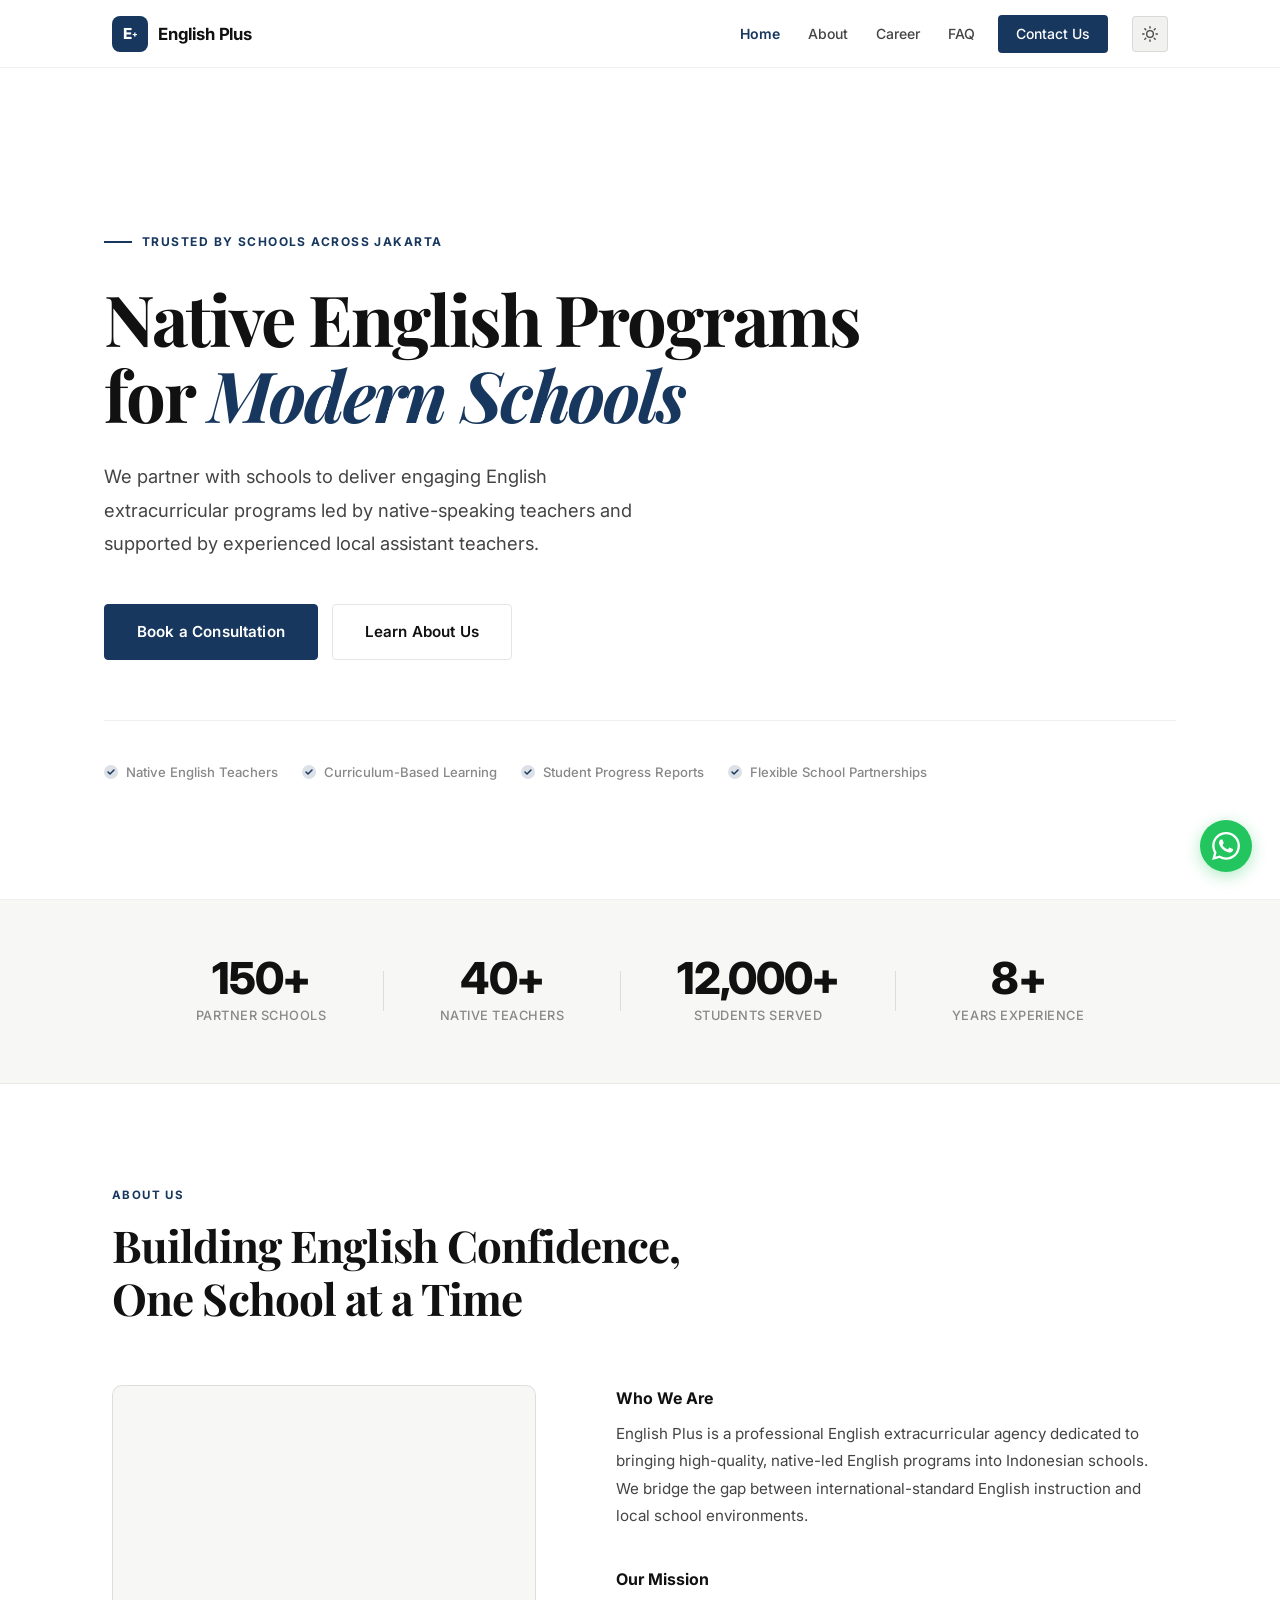
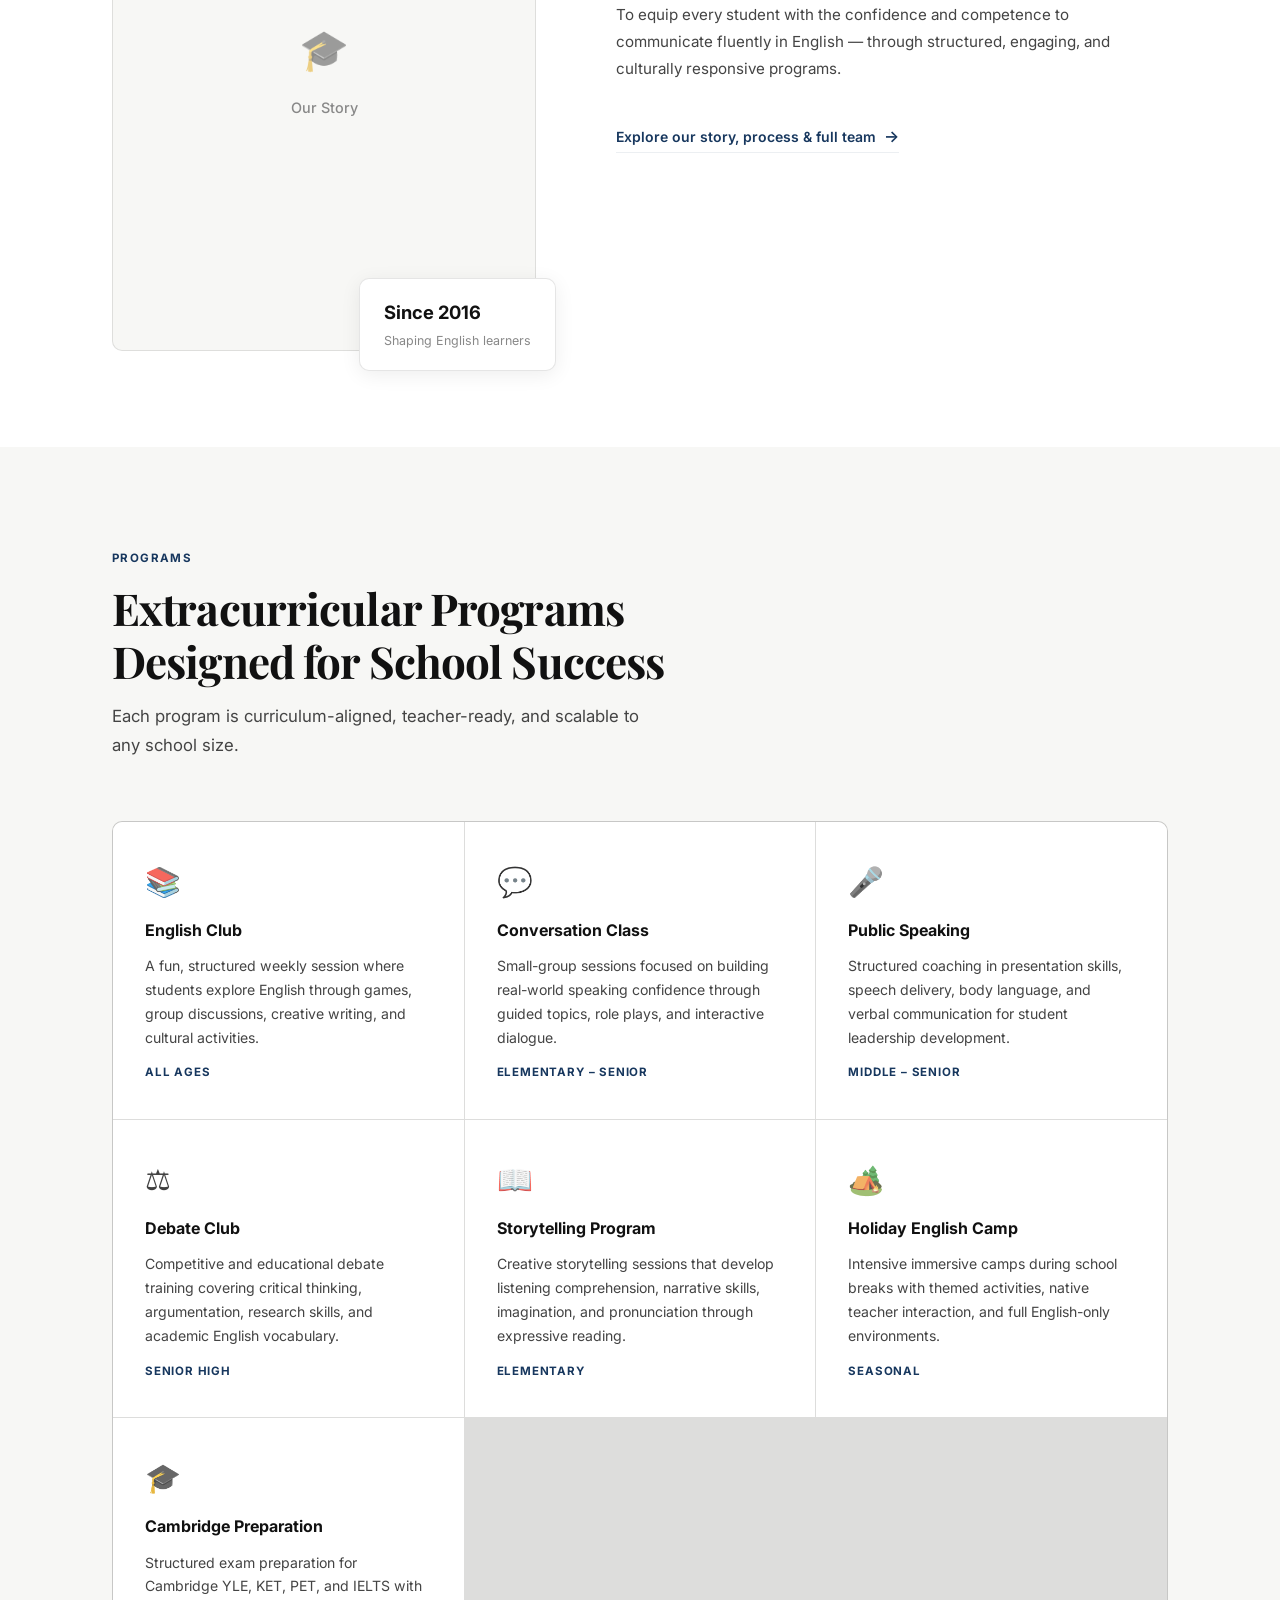
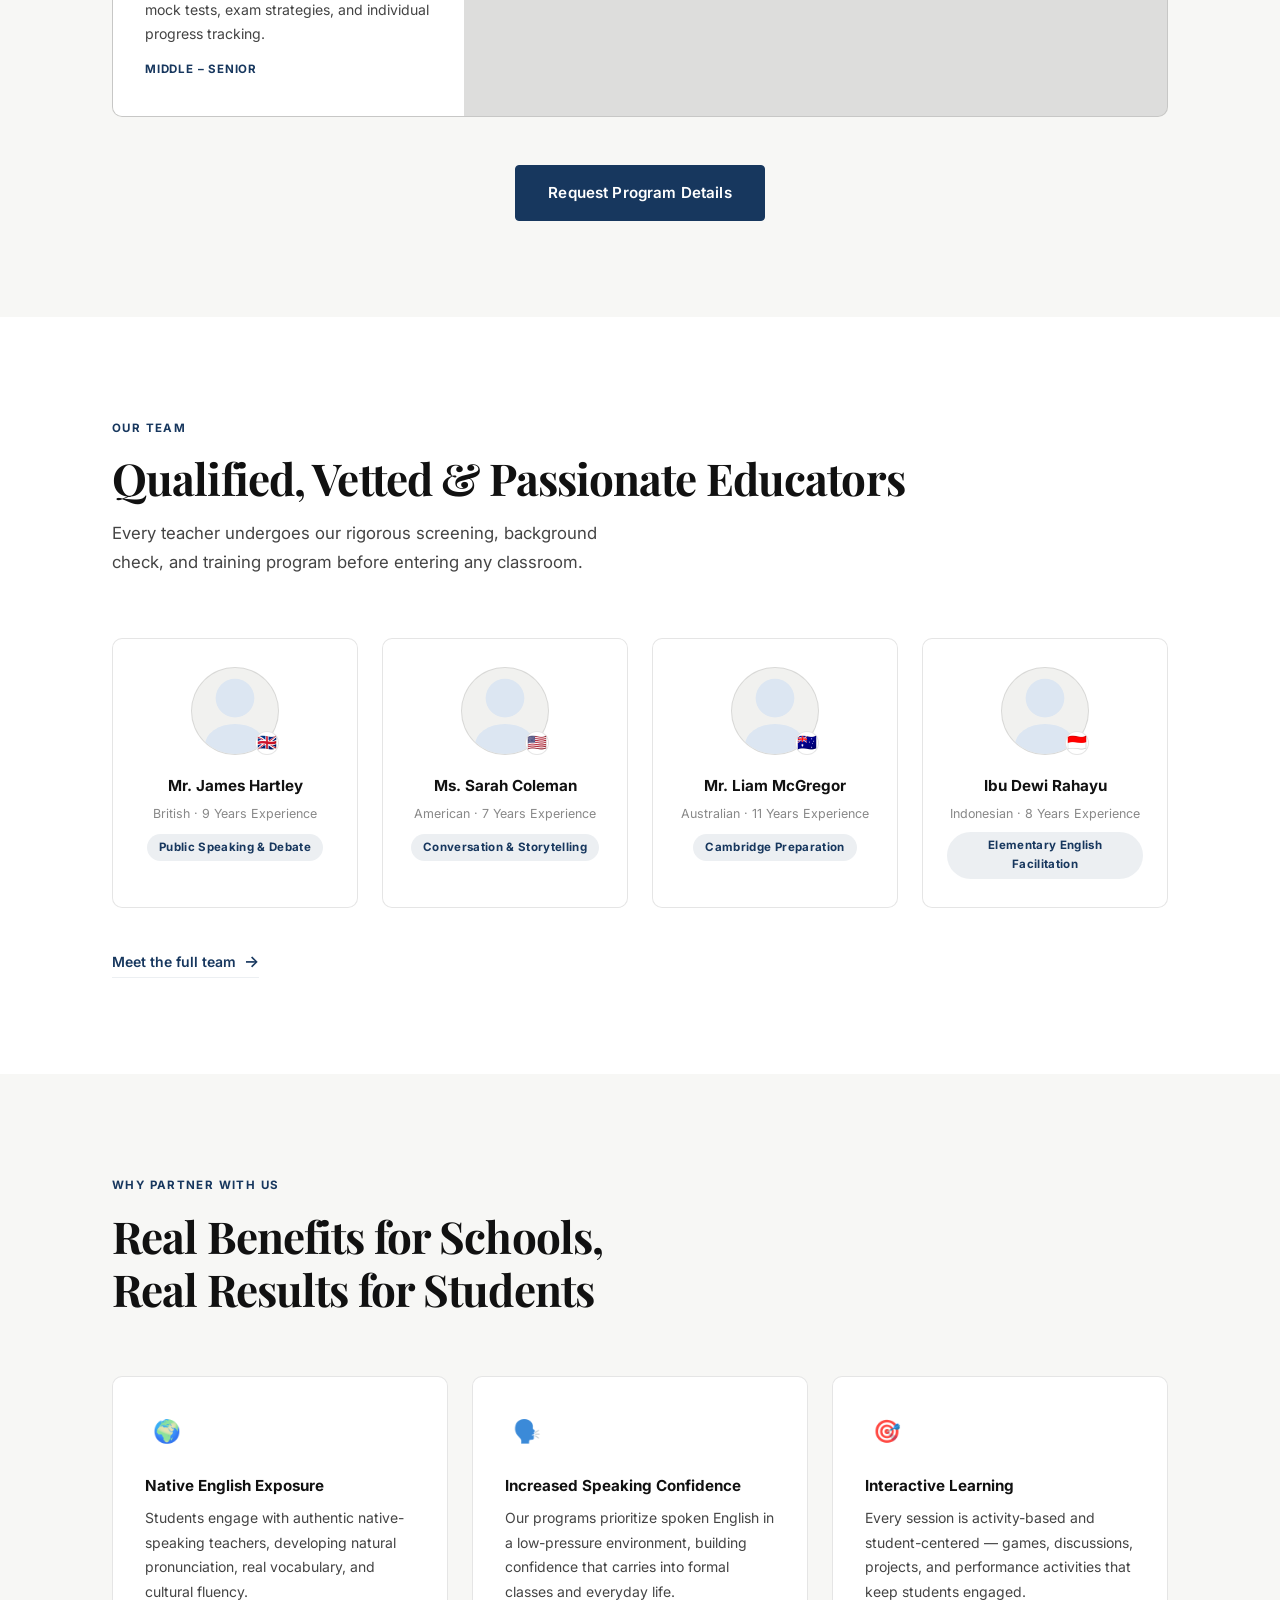
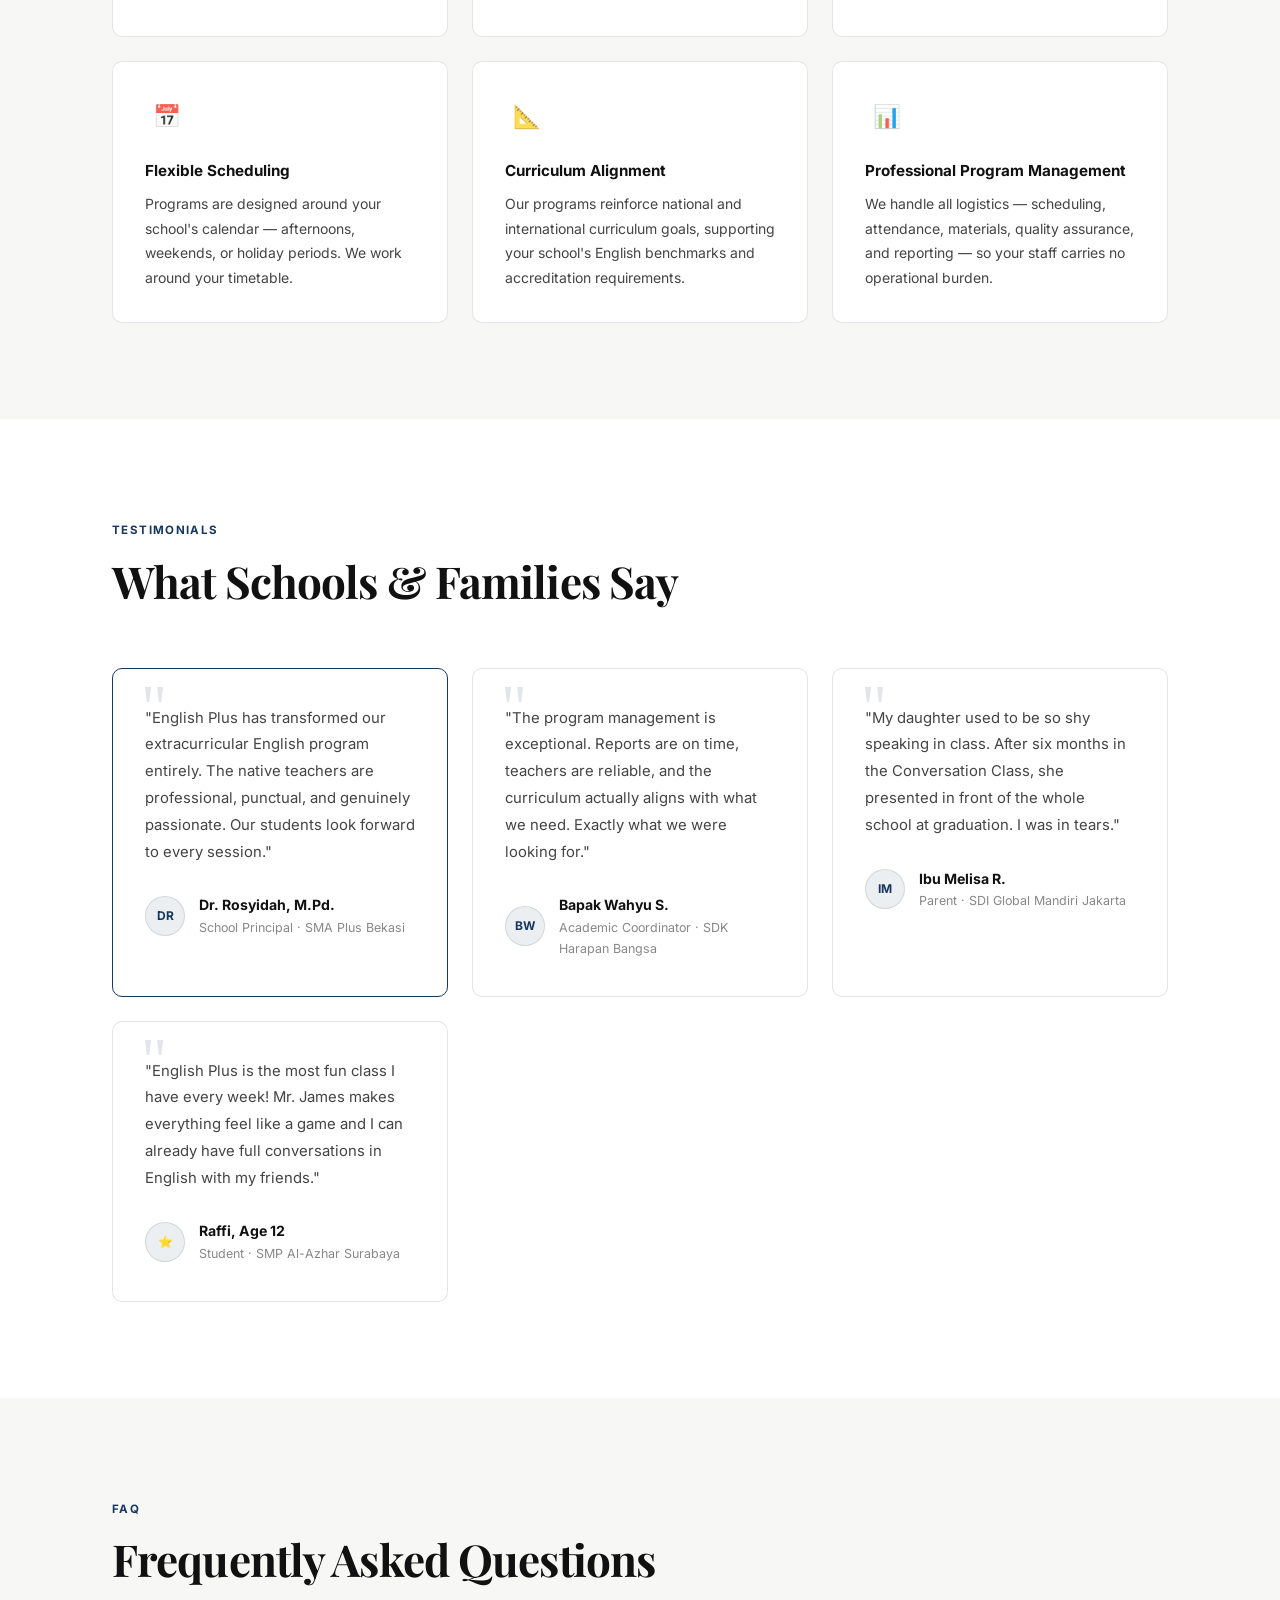
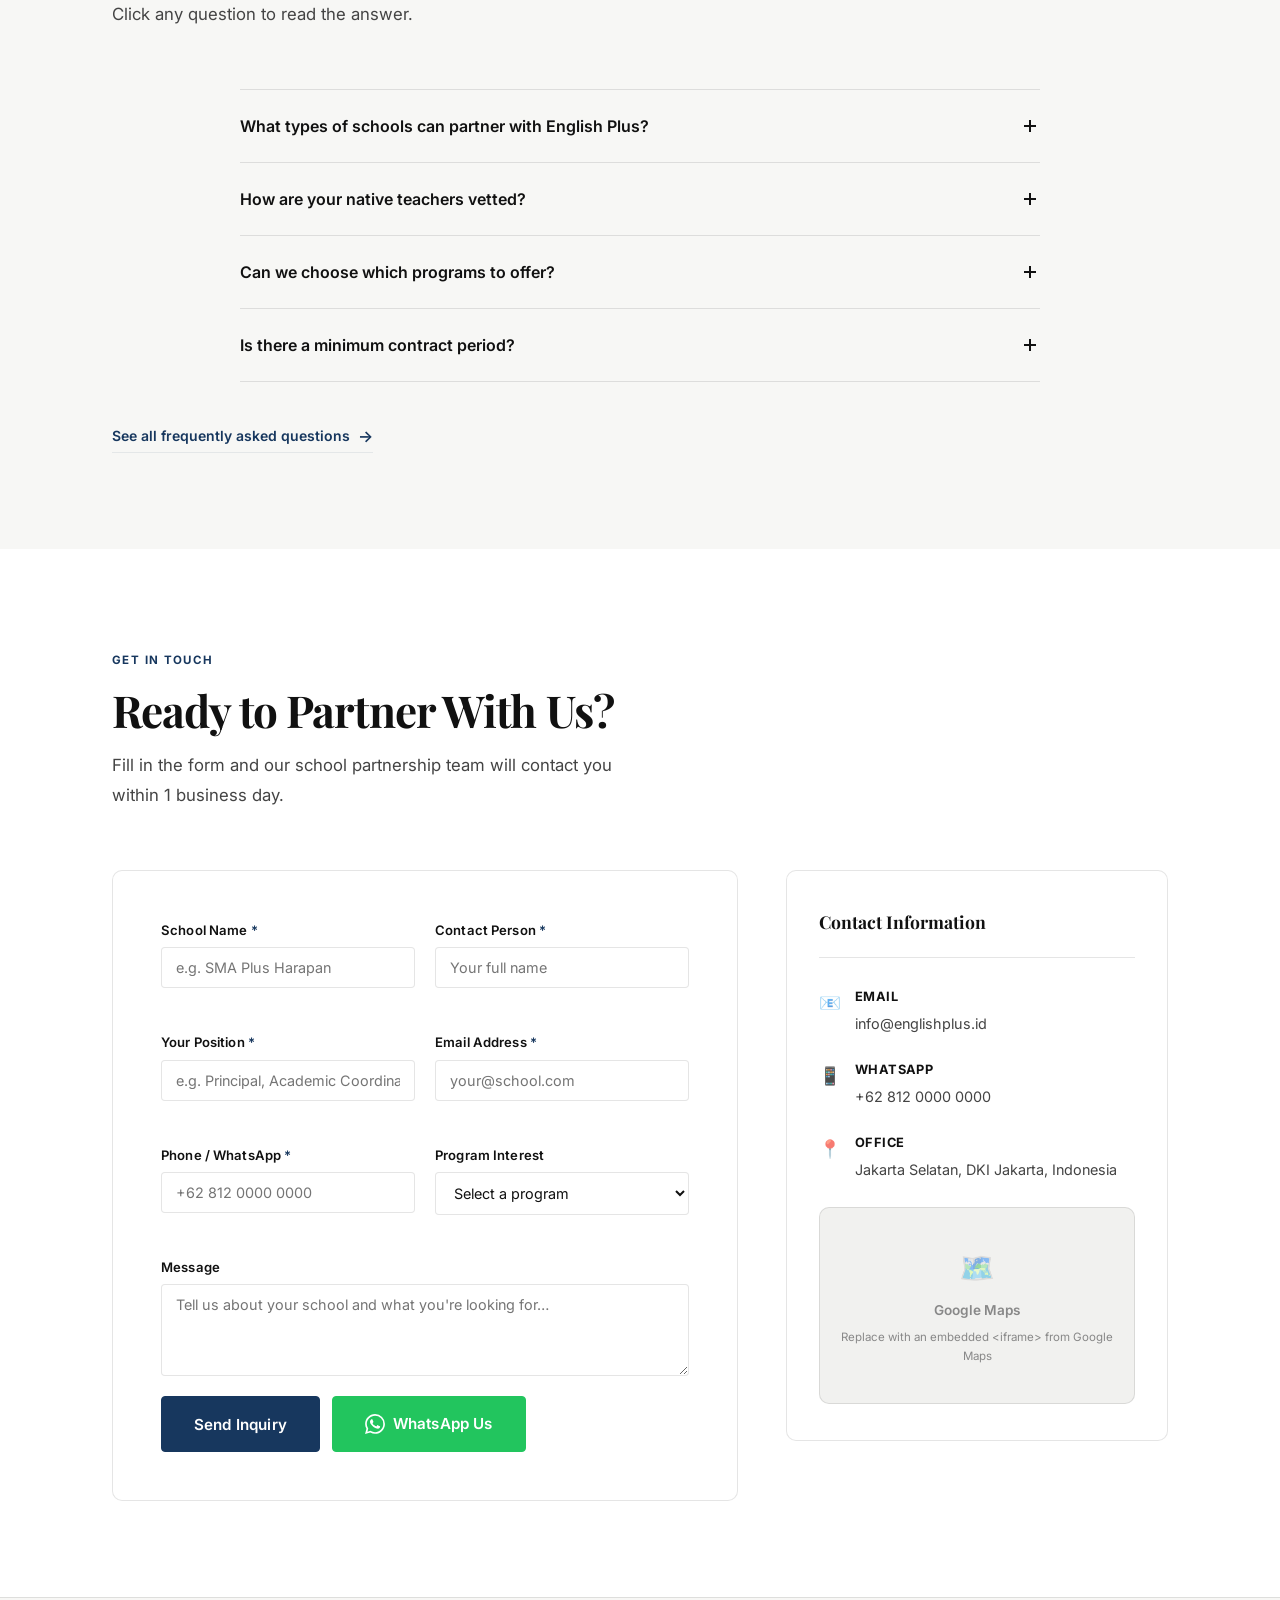
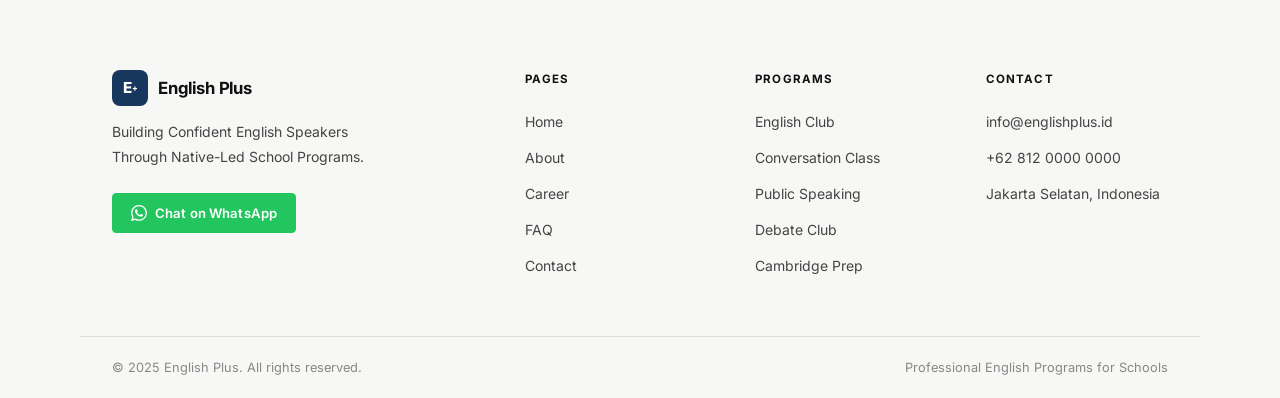
<file: index.html>
<!DOCTYPE html>
<html lang="en">
  <head>
    <meta charset="UTF-8" />
    <meta name="viewport" content="width=device-width, initial-scale=1.0, maximum-scale=1" />
    <title>English Plus — Native English Programs for Modern Schools</title>
    <meta name="description" content="English Plus partners with schools to deliver engaging English extracurricular programs led by native-speaking teachers." />
    <link rel="preconnect" href="https://fonts.googleapis.com">
    <link rel="preconnect" href="https://fonts.gstatic.com" crossorigin>
    <link href="https://fonts.googleapis.com/css2?family=Inter:ital,opsz,wght@0,14..32,300;0,14..32,400;0,14..32,500;0,14..32,600;0,14..32,700;0,14..32,800;1,14..32,400&family=Playfair+Display:wght@600;700&display=swap" rel="stylesheet">
    <link rel="stylesheet" href="style.css">
  </head>
  <body>

      <header class="navbar" id="navbar">
        <div class="container navbar__inner">
          <a href="index.html" class="navbar__logo">
            <span class="logo-icon">E<sup>+</sup></span>
            <span class="logo-text">English Plus</span>
          </a>

          <nav class="navbar__links" id="navLinks" aria-label="Main navigation">
            <a href="index.html" class="active-page">Home</a>
            <a href="about.html">About</a>
            <a href="career.html">Career</a>
            <a href="faq.html">FAQ</a>
            <a href="contact.html" class="nav-cta">Contact Us</a>
          </nav>
        <button class="theme-toggle" id="themeToggle" aria-label="Toggle dark mode">
          <svg id="iconSun" xmlns="http://www.w3.org/2000/svg" width="16" height="16" viewBox="0 0 24 24" fill="none" stroke="currentColor" stroke-width="2" stroke-linecap="round" stroke-linejoin="round" aria-hidden="true"><circle cx="12" cy="12" r="5"/><line x1="12" y1="1" x2="12" y2="3"/><line x1="12" y1="21" x2="12" y2="23"/><line x1="4.22" y1="4.22" x2="5.64" y2="5.64"/><line x1="18.36" y1="18.36" x2="19.78" y2="19.78"/><line x1="1" y1="12" x2="3" y2="12"/><line x1="21" y1="12" x2="23" y2="12"/><line x1="4.22" y1="19.78" x2="5.64" y2="18.36"/><line x1="18.36" y1="5.64" x2="19.78" y2="4.22"/></svg>
          <svg id="iconMoon" xmlns="http://www.w3.org/2000/svg" width="16" height="16" viewBox="0 0 24 24" fill="none" stroke="currentColor" stroke-width="2" stroke-linecap="round" stroke-linejoin="round" aria-hidden="true" style="display:none"><path d="M21 12.79A9 9 0 1 1 11.21 3 7 7 0 0 0 21 12.79z"/></svg>
        </button>
        <button class="navbar__hamburger" id="hamburger" aria-label="Toggle menu" aria-expanded="false">
          <span></span><span></span><span></span>
        </button>
      </div>
    </header>

    <main>

      <!-- HERO -->
      <section class="hero" id="home">
        <div class="container hero__content">
          <div class="hero__eyebrow reveal">Trusted by Schools Across Jakarta</div>
          <h1 class="hero__headline reveal">Native English Programs<br>for <em>Modern Schools</em></h1>
          <p class="hero__sub reveal">We partner with schools to deliver engaging English extracurricular programs led by native-speaking teachers and supported by experienced local assistant teachers.</p>
          <div class="hero__ctas reveal">
            <a href="contact.html" class="btn btn-primary btn-lg">Book a Consultation</a>
            <a href="about.html" class="btn btn-outline btn-lg">Learn About Us</a>
          </div>
          <div class="hero__trust reveal">
            <div class="trust-item">
              <svg width="14" height="14" viewBox="0 0 14 14" fill="none" aria-hidden="true"><circle cx="7" cy="7" r="7" fill="currentColor" opacity=".15"/><path d="M4 7l2 2 4-4" stroke="currentColor" stroke-width="1.5" stroke-linecap="round" stroke-linejoin="round"/></svg>
              <span>Native English Teachers</span>
            </div>
            <div class="trust-item">
              <svg width="14" height="14" viewBox="0 0 14 14" fill="none" aria-hidden="true"><circle cx="7" cy="7" r="7" fill="currentColor" opacity=".15"/><path d="M4 7l2 2 4-4" stroke="currentColor" stroke-width="1.5" stroke-linecap="round" stroke-linejoin="round"/></svg>
              <span>Curriculum-Based Learning</span>
            </div>
            <div class="trust-item">
              <svg width="14" height="14" viewBox="0 0 14 14" fill="none" aria-hidden="true"><circle cx="7" cy="7" r="7" fill="currentColor" opacity=".15"/><path d="M4 7l2 2 4-4" stroke="currentColor" stroke-width="1.5" stroke-linecap="round" stroke-linejoin="round"/></svg>
              <span>Student Progress Reports</span>
            </div>
            <div class="trust-item">
              <svg width="14" height="14" viewBox="0 0 14 14" fill="none" aria-hidden="true"><circle cx="7" cy="7" r="7" fill="currentColor" opacity=".15"/><path d="M4 7l2 2 4-4" stroke="currentColor" stroke-width="1.5" stroke-linecap="round" stroke-linejoin="round"/></svg>
              <span>Flexible School Partnerships</span>
            </div>
          </div>
        </div>
      </section>

      <!-- STATS -->
      <section class="stats-strip" aria-label="Key statistics">
        <div class="container stats-strip__inner">
          <div class="stat-item reveal"><strong>150+</strong><span>Partner Schools</span></div>
          <div class="stat-divider" aria-hidden="true"></div>
          <div class="stat-item reveal"><strong>40+</strong><span>Native Teachers</span></div>
          <div class="stat-divider" aria-hidden="true"></div>
          <div class="stat-item reveal"><strong>12,000+</strong><span>Students Served</span></div>
          <div class="stat-divider" aria-hidden="true"></div>
          <div class="stat-item reveal"><strong>8+</strong><span>Years Experience</span></div>
        </div>
      </section>

      <!-- ABOUT US — Preview -->
      <section class="section about" id="about">
        <div class="container">
          <div class="section-header reveal">
            <div class="section-tag">About Us</div>
            <h2>Building English Confidence,<br>One School at a Time</h2>
          </div>
          <div class="about__grid">
            <div class="about__visual reveal">
              <div class="about-img-card">
                <div class="about-img-placeholder">
                  <div class="img-icon">🎓</div>
                  <span>Our Story</span>
                </div>
                <div class="about-accent-card">
                  <strong>Since 2016</strong>
                  <span>Shaping English learners</span>
                </div>
              </div>
            </div>
            <div class="about__text">
              <div class="about-block reveal">
                <h3>Who We Are</h3>
                <p>English Plus is a professional English extracurricular agency dedicated to bringing high-quality, native-led English programs into Indonesian schools. We bridge the gap between international-standard English instruction and local school environments.</p>
              </div>
              <div class="about-block reveal">
                <h3>Our Mission</h3>
                <p>To equip every student with the confidence and competence to communicate fluently in English — through structured, engaging, and culturally responsive programs.</p>
              </div>
              <div class="section-more reveal">
                <a href="about.html" class="section-link">Explore our story, process &amp; full team <span aria-hidden="true">→</span></a>
              </div>
            </div>
          </div>
        </div>
      </section>

      <!-- PROGRAMS -->
      <section class="section programs bg-subtle" id="programs">
        <div class="container">
          <div class="section-header reveal">
            <div class="section-tag">Programs</div>
            <h2>Extracurricular Programs<br>Designed for School Success</h2>
            <p>Each program is curriculum-aligned, teacher-ready, and scalable to any school size.</p>
          </div>
          <div class="programs__grid">
            <div class="program-card reveal">
              <div class="program-card__icon" aria-hidden="true">📚</div>
              <h3>English Club</h3>
              <p>A fun, structured weekly session where students explore English through games, group discussions, creative writing, and cultural activities.</p>
              <div class="program-card__tag">All Ages</div>
            </div>
            <div class="program-card reveal">
              <div class="program-card__icon" aria-hidden="true">💬</div>
              <h3>Conversation Class</h3>
              <p>Small-group sessions focused on building real-world speaking confidence through guided topics, role plays, and interactive dialogue.</p>
              <div class="program-card__tag">Elementary – Senior</div>
            </div>
            <div class="program-card reveal">
              <div class="program-card__icon" aria-hidden="true">🎤</div>
              <h3>Public Speaking</h3>
              <p>Structured coaching in presentation skills, speech delivery, body language, and verbal communication for student leadership development.</p>
              <div class="program-card__tag">Middle – Senior</div>
            </div>
            <div class="program-card reveal">
              <div class="program-card__icon" aria-hidden="true">⚖️</div>
              <h3>Debate Club</h3>
              <p>Competitive and educational debate training covering critical thinking, argumentation, research skills, and academic English vocabulary.</p>
              <div class="program-card__tag">Senior High</div>
            </div>
            <div class="program-card reveal">
              <div class="program-card__icon" aria-hidden="true">📖</div>
              <h3>Storytelling Program</h3>
              <p>Creative storytelling sessions that develop listening comprehension, narrative skills, imagination, and pronunciation through expressive reading.</p>
              <div class="program-card__tag">Elementary</div>
            </div>
            <div class="program-card reveal">
              <div class="program-card__icon" aria-hidden="true">🏕️</div>
              <h3>Holiday English Camp</h3>
              <p>Intensive immersive camps during school breaks with themed activities, native teacher interaction, and full English-only environments.</p>
              <div class="program-card__tag">Seasonal</div>
            </div>
            <div class="program-card reveal">
              <div class="program-card__icon" aria-hidden="true">🎓</div>
              <h3>Cambridge Preparation</h3>
              <p>Structured exam preparation for Cambridge YLE, KET, PET, and IELTS with mock tests, exam strategies, and individual progress tracking.</p>
              <div class="program-card__tag">Middle – Senior</div>
            </div>
          </div>
          <div class="programs__cta reveal">
            <a href="contact.html" class="btn btn-primary btn-lg">Request Program Details</a>
          </div>
        </div>
      </section>

      <!-- OUR TEAM — Preview -->
      <section class="section teachers" id="teachers">
        <div class="container">
          <div class="section-header reveal">
            <div class="section-tag">Our Team</div>
            <h2>Qualified, Vetted &amp; Passionate Educators</h2>
            <p>Every teacher undergoes our rigorous screening, background check, and training program before entering any classroom.</p>
          </div>
          <div class="teachers__grid">
            <div class="teacher-card reveal">
              <div class="teacher-photo">
                <div class="teacher-photo-placeholder">
                  <svg viewBox="0 0 80 80" fill="none" xmlns="http://www.w3.org/2000/svg" aria-hidden="true"><circle cx="40" cy="28" r="18" fill="#dce6f2"/><ellipse cx="40" cy="72" rx="28" ry="20" fill="#dce6f2"/></svg>
                </div>
                <div class="teacher-flag" aria-label="British">🇬🇧</div>
              </div>
              <div class="teacher-info">
                <h4>Mr. James Hartley</h4>
                <span class="teacher-nationality">British &middot; 9 Years Experience</span>
                <span class="teacher-spec">Public Speaking &amp; Debate</span>
              </div>
            </div>
            <div class="teacher-card reveal">
              <div class="teacher-photo">
                <div class="teacher-photo-placeholder">
                  <svg viewBox="0 0 80 80" fill="none" xmlns="http://www.w3.org/2000/svg" aria-hidden="true"><circle cx="40" cy="28" r="18" fill="#dce6f2"/><ellipse cx="40" cy="72" rx="28" ry="20" fill="#dce6f2"/></svg>
                </div>
                <div class="teacher-flag" aria-label="American">🇺🇸</div>
              </div>
              <div class="teacher-info">
                <h4>Ms. Sarah Coleman</h4>
                <span class="teacher-nationality">American &middot; 7 Years Experience</span>
                <span class="teacher-spec">Conversation &amp; Storytelling</span>
              </div>
            </div>
            <div class="teacher-card reveal">
              <div class="teacher-photo">
                <div class="teacher-photo-placeholder">
                  <svg viewBox="0 0 80 80" fill="none" xmlns="http://www.w3.org/2000/svg" aria-hidden="true"><circle cx="40" cy="28" r="18" fill="#dce6f2"/><ellipse cx="40" cy="72" rx="28" ry="20" fill="#dce6f2"/></svg>
                </div>
                <div class="teacher-flag" aria-label="Australian">🇦🇺</div>
              </div>
              <div class="teacher-info">
                <h4>Mr. Liam McGregor</h4>
                <span class="teacher-nationality">Australian &middot; 11 Years Experience</span>
                <span class="teacher-spec">Cambridge Preparation</span>
              </div>
            </div>
            <div class="teacher-card reveal">
              <div class="teacher-photo">
                <div class="teacher-photo-placeholder local">
                  <svg viewBox="0 0 80 80" fill="none" xmlns="http://www.w3.org/2000/svg" aria-hidden="true"><circle cx="40" cy="28" r="18" fill="#dce6f2"/><ellipse cx="40" cy="72" rx="28" ry="20" fill="#dce6f2"/></svg>
                </div>
                <div class="teacher-flag" aria-label="Indonesian">🇮🇩</div>
              </div>
              <div class="teacher-info">
                <h4>Ibu Dewi Rahayu</h4>
                <span class="teacher-nationality">Indonesian &middot; 8 Years Experience</span>
                <span class="teacher-spec">Elementary English Facilitation</span>
              </div>
            </div>
          </div>
          <div class="section-more reveal">
            <a href="about.html#teachers" class="section-link">Meet the full team <span aria-hidden="true">→</span></a>
          </div>
        </div>
      </section>

      <!-- WHY PARTNER WITH US -->
      <section class="section benefits bg-subtle" id="benefits">
        <div class="container">
          <div class="section-header reveal">
            <div class="section-tag">Why Partner With Us</div>
            <h2>Real Benefits for Schools,<br>Real Results for Students</h2>
          </div>
          <div class="benefits__grid">
            <div class="benefit-card reveal">
              <div class="benefit-card__icon" aria-hidden="true">🌍</div>
              <h3>Native English Exposure</h3>
              <p>Students engage with authentic native-speaking teachers, developing natural pronunciation, real vocabulary, and cultural fluency.</p>
            </div>
            <div class="benefit-card reveal">
              <div class="benefit-card__icon" aria-hidden="true">🗣️</div>
              <h3>Increased Speaking Confidence</h3>
              <p>Our programs prioritize spoken English in a low-pressure environment, building confidence that carries into formal classes and everyday life.</p>
            </div>
            <div class="benefit-card reveal">
              <div class="benefit-card__icon" aria-hidden="true">🎯</div>
              <h3>Interactive Learning</h3>
              <p>Every session is activity-based and student-centered — games, discussions, projects, and performance activities that keep students engaged.</p>
            </div>
            <div class="benefit-card reveal">
              <div class="benefit-card__icon" aria-hidden="true">📅</div>
              <h3>Flexible Scheduling</h3>
              <p>Programs are designed around your school's calendar — afternoons, weekends, or holiday periods. We work around your timetable.</p>
            </div>
            <div class="benefit-card reveal">
              <div class="benefit-card__icon" aria-hidden="true">📐</div>
              <h3>Curriculum Alignment</h3>
              <p>Our programs reinforce national and international curriculum goals, supporting your school's English benchmarks and accreditation requirements.</p>
            </div>
            <div class="benefit-card reveal">
              <div class="benefit-card__icon" aria-hidden="true">📊</div>
              <h3>Professional Program Management</h3>
              <p>We handle all logistics — scheduling, attendance, materials, quality assurance, and reporting — so your staff carries no operational burden.</p>
            </div>
          </div>
        </div>
      </section>

      <!-- TESTIMONIALS -->
      <section class="section testimonials" id="testimonials">
        <div class="container">
          <div class="section-header reveal">
            <div class="section-tag">Testimonials</div>
            <h2>What Schools &amp; Families Say</h2>
          </div>
          <div class="testimonials__grid">
            <div class="testimonial-card reveal featured">
              <div class="quote-mark" aria-hidden="true">"</div>
              <p>"English Plus has transformed our extracurricular English program entirely. The native teachers are professional, punctual, and genuinely passionate. Our students look forward to every session."</p>
              <div class="testimonial-author">
                <div class="author-avatar" aria-hidden="true">DR</div>
                <div>
                  <strong>Dr. Rosyidah, M.Pd.</strong>
                  <span>School Principal &middot; SMA Plus Bekasi</span>
                </div>
              </div>
            </div>
            <div class="testimonial-card reveal">
              <div class="quote-mark" aria-hidden="true">"</div>
              <p>"The program management is exceptional. Reports are on time, teachers are reliable, and the curriculum actually aligns with what we need. Exactly what we were looking for."</p>
              <div class="testimonial-author">
                <div class="author-avatar" aria-hidden="true">BW</div>
                <div>
                  <strong>Bapak Wahyu S.</strong>
                  <span>Academic Coordinator &middot; SDK Harapan Bangsa</span>
                </div>
              </div>
            </div>
            <div class="testimonial-card reveal">
              <div class="quote-mark" aria-hidden="true">"</div>
              <p>"My daughter used to be so shy speaking in class. After six months in the Conversation Class, she presented in front of the whole school at graduation. I was in tears."</p>
              <div class="testimonial-author">
                <div class="author-avatar" aria-hidden="true">IM</div>
                <div>
                  <strong>Ibu Melisa R.</strong>
                  <span>Parent &middot; SDI Global Mandiri Jakarta</span>
                </div>
              </div>
            </div>
            <div class="testimonial-card reveal">
              <div class="quote-mark" aria-hidden="true">"</div>
              <p>"English Plus is the most fun class I have every week! Mr. James makes everything feel like a game and I can already have full conversations in English with my friends."</p>
              <div class="testimonial-author">
                <div class="author-avatar" aria-hidden="true">⭐</div>
                <div>
                  <strong>Raffi, Age 12</strong>
                  <span>Student &middot; SMP Al-Azhar Surabaya</span>
                </div>
              </div>
            </div>
          </div>
        </div>
      </section>

      <!-- FAQ PREVIEW -->
      <section class="section faq bg-subtle" id="faq">
        <div class="container">
          <div class="section-header reveal">
            <div class="section-tag">FAQ</div>
            <h2>Frequently Asked Questions</h2>
            <p>Click any question to read the answer.</p>
          </div>

          <div class="faq__list reveal">
            <div class="faq-item">
              <button class="faq-question" aria-expanded="false">
                <span>What types of schools can partner with English Plus?</span>
                <div class="faq-icon" aria-hidden="true"></div>
              </button>

              <div class="faq-answer" role="region">
                <p>We work with private schools, international schools, national-plus schools, and Islamic schools across Indonesia. Our programs are adaptable to any school structure and student demographic, from SD through SMA.</p>
              </div>
            </div>

            <div class="faq-item">
              <button class="faq-question" aria-expanded="false">
                <span>How are your native teachers vetted?</span>
                <div class="faq-icon" aria-hidden="true"></div>
              </button>

              <div class="faq-answer" role="region">
                <p>Every native teacher undergoes a multi-stage process including application review, demo teaching evaluation, background checks, visa and permit verification, and a comprehensive onboarding training. We also conduct ongoing classroom observations.</p>
              </div>
            </div>

            <div class="faq-item">
              <button class="faq-question" aria-expanded="false">
                <span>Can we choose which programs to offer?</span>
                <div class="faq-icon" aria-hidden="true"></div>
              </button>

              <div class="faq-answer" role="region">
                <p>Absolutely. During the consultation phase, we work with your team to select and customize the programs that best fit your school's vision, student age groups, and available time slots. There's no one-size-fits-all package.</p>
              </div>
            </div>

            <div class="faq-item">
              <button class="faq-question" aria-expanded="false">
                <span>Is there a minimum contract period?</span>
                <div class="faq-icon" aria-hidden="true"></div>
              </button>

              <div class="faq-answer" role="region">
                <p>Our standard partnership is one academic semester, which allows students enough time to see meaningful progress. We also offer full-year and multi-year partnership arrangements with enhanced reporting and program development benefits.</p>
              </div>
            </div>
          </div>
          
          <div class="section-more reveal">
            <a href="faq.html" class="section-link">See all frequently asked questions <span aria-hidden="true">→</span></a>
          </div>
        </div>
      </section>

      <!-- CTA / CONTACT -->
      <section class="section contact" id="contact">
        <div class="container">
          <div class="section-header reveal">
            <div class="section-tag">Get in Touch</div>
            <h2>Ready to Partner With Us?</h2>
            <p>Fill in the form and our school partnership team will contact you within 1 business day.</p>
          </div>
          <div class="contact__layout">
            <div class="contact__form-wrap reveal">
              <form id="contactForm" novalidate>
                <div class="form-row">
                  <div class="form-group">
                    <label for="schoolName">School Name <span class="required">*</span></label>
                    <input type="text" id="schoolName" name="schoolName" placeholder="e.g. SMA Plus Harapan" required />
                    <span class="field-error" aria-live="polite"></span>
                  </div>
                  <div class="form-group">
                    <label for="contactPerson">Contact Person <span class="required">*</span></label>
                    <input type="text" id="contactPerson" name="contactPerson" placeholder="Your full name" required />
                    <span class="field-error" aria-live="polite"></span>
                  </div>
                </div>
                <div class="form-row">
                  <div class="form-group">
                    <label for="position">Your Position <span class="required">*</span></label>
                    <input type="text" id="position" name="position" placeholder="e.g. Principal, Academic Coordinator" required />
                    <span class="field-error" aria-live="polite"></span>
                  </div>
                  <div class="form-group">
                    <label for="contactEmail">Email Address <span class="required">*</span></label>
                    <input type="email" id="contactEmail" name="contactEmail" placeholder="your@school.com" required />
                    <span class="field-error" aria-live="polite"></span>
                  </div>
                </div>
                <div class="form-row">
                  <div class="form-group">
                    <label for="phone">Phone / WhatsApp <span class="required">*</span></label>
                    <input type="tel" id="phone" name="phone" placeholder="+62 812 0000 0000" required />
                    <span class="field-error" aria-live="polite"></span>
                  </div>
                  <div class="form-group">
                    <label for="programInterest">Program Interest</label>
                    <select id="programInterest" name="programInterest">
                      <option value="">Select a program</option>
                      <option>English Club</option>
                      <option>Conversation Class</option>
                      <option>Public Speaking</option>
                      <option>Debate Club</option>
                      <option>Storytelling Program</option>
                      <option>Holiday English Camp</option>
                      <option>Cambridge Preparation</option>
                      <option>Multiple / Not Sure Yet</option>
                    </select>
                  </div>
                </div>
                <div class="form-group">
                  <label for="message">Message</label>
                  <textarea id="message" name="message" rows="4" placeholder="Tell us about your school and what you're looking for…"></textarea>
                </div>
                <div class="contact-form-actions">
                  <button type="submit" class="btn btn-primary btn-lg">Send Inquiry</button>
                  <a href="https://wa.me/6281200000000" target="_blank" rel="noopener noreferrer" class="btn btn-whatsapp btn-lg">
                    <svg viewBox="0 0 24 24" fill="currentColor" width="20" height="20" aria-hidden="true"><path d="M17.472 14.382c-.297-.149-1.758-.867-2.03-.967-.273-.099-.471-.148-.67.15-.197.297-.767.966-.94 1.164-.173.199-.347.223-.644.075-.297-.15-1.255-.463-2.39-1.475-.883-.788-1.48-1.761-1.653-2.059-.173-.297-.018-.458.13-.606.134-.133.298-.347.446-.52.149-.174.198-.298.298-.497.099-.198.05-.371-.025-.52-.075-.149-.669-1.612-.916-2.207-.242-.579-.487-.5-.669-.51-.173-.008-.371-.01-.57-.01-.198 0-.52.074-.792.372-.272.297-1.04 1.016-1.04 2.479 0 1.462 1.065 2.875 1.213 3.074.149.198 2.096 3.2 5.077 4.487.709.306 1.262.489 1.694.625.712.227 1.36.195 1.871.118.571-.085 1.758-.719 2.006-1.413.248-.694.248-1.289.173-1.413-.074-.124-.272-.198-.57-.347m-5.421 7.403h-.004a9.87 9.87 0 01-5.031-1.378l-.361-.214-3.741.982.998-3.648-.235-.374a9.86 9.86 0 01-1.51-5.26c.001-5.45 4.436-9.884 9.888-9.884 2.64 0 5.122 1.03 6.988 2.898a9.825 9.825 0 012.893 6.994c-.003 5.45-4.437 9.884-9.885 9.884m8.413-18.297A11.815 11.815 0 0012.05 0C5.495 0 .16 5.335.157 11.892c0 2.096.547 4.142 1.588 5.945L.057 24l6.305-1.654a11.882 11.882 0 005.683 1.448h.005c6.554 0 11.89-5.335 11.893-11.893a11.821 11.821 0 00-3.48-8.413z"/></svg>
                    WhatsApp Us
                  </a>
                </div>
                <div class="form-success-msg" id="contactSuccess" aria-live="polite"></div>
              </form>
            </div>
            <div class="contact__info reveal">
              <div class="contact-info-card">
                <h3>Contact Information</h3>
                <div class="contact-info-item">
                  <div class="ci-icon" aria-hidden="true">📧</div>
                  <div><strong>Email</strong><a href="mailto:info@englishplus.id">info@englishplus.id</a></div>
                </div>
                <div class="contact-info-item">
                  <div class="ci-icon" aria-hidden="true">📱</div>
                  <div><strong>WhatsApp</strong><a href="https://wa.me/6281200000000" target="_blank" rel="noopener noreferrer">+62 812 0000 0000</a></div>
                </div>
                <div class="contact-info-item">
                  <div class="ci-icon" aria-hidden="true">📍</div>
                  <div><strong>Office</strong><span>Jakarta Selatan, DKI Jakarta, Indonesia</span></div>
                </div>
                <div class="map-placeholder" role="img" aria-label="Map placeholder">
                  <div class="map-icon" aria-hidden="true">🗺️</div>
                  <span>Google Maps</span>
                  <small>Replace with an embedded &lt;iframe&gt; from Google Maps</small>
                </div>
              </div>
            </div>
          </div>
        </div>
      </section>

    </main>

    <footer class="footer">
      <div class="container footer__inner">
        <div class="footer__brand">
          <a href="index.html" class="navbar__logo">
            <span class="logo-icon">E<sup>+</sup></span>
            <span class="logo-text">English Plus</span>
          </a>
          <p>Building Confident English Speakers Through Native-Led School Programs.</p>
          <a href="https://wa.me/6281200000000" target="_blank" rel="noopener noreferrer" class="btn btn-whatsapp btn-sm">
            <svg viewBox="0 0 24 24" fill="currentColor" width="16" height="16" aria-hidden="true"><path d="M17.472 14.382c-.297-.149-1.758-.867-2.03-.967-.273-.099-.471-.148-.67.15-.197.297-.767.966-.94 1.164-.173.199-.347.223-.644.075-.297-.15-1.255-.463-2.39-1.475-.883-.788-1.48-1.761-1.653-2.059-.173-.297-.018-.458.13-.606.134-.133.298-.347.446-.52.149-.174.198-.298.298-.497.099-.198.05-.371-.025-.52-.075-.149-.669-1.612-.916-2.207-.242-.579-.487-.5-.669-.51-.173-.008-.371-.01-.57-.01-.198 0-.52.074-.792.372-.272.297-1.04 1.016-1.04 2.479 0 1.462 1.065 2.875 1.213 3.074.149.198 2.096 3.2 5.077 4.487.709.306 1.262.489 1.694.625.712.227 1.36.195 1.871.118.571-.085 1.758-.719 2.006-1.413.248-.694.248-1.289.173-1.413-.074-.124-.272-.198-.57-.347m-5.421 7.403h-.004a9.87 9.87 0 01-5.031-1.378l-.361-.214-3.741.982.998-3.648-.235-.374a9.86 9.86 0 01-1.51-5.26c.001-5.45 4.436-9.884 9.888-9.884 2.64 0 5.122 1.03 6.988 2.898a9.825 9.825 0 012.893 6.994c-.003 5.45-4.437 9.884-9.885 9.884m8.413-18.297A11.815 11.815 0 0012.05 0C5.495 0 .16 5.335.157 11.892c0 2.096.547 4.142 1.588 5.945L.057 24l6.305-1.654a11.882 11.882 0 005.683 1.448h.005c6.554 0 11.89-5.335 11.893-11.893a11.821 11.821 0 00-3.48-8.413z"/></svg>
            Chat on WhatsApp
          </a>
        </div>
        <div class="footer__links">
          <h4>Pages</h4>
          <ul>
            <li><a href="index.html">Home</a></li>
            <li><a href="about.html">About</a></li>
            <li><a href="career.html">Career</a></li>
            <li><a href="faq.html">FAQ</a></li>
            <li><a href="contact.html">Contact</a></li>
          </ul>
        </div>
        <div class="footer__links">
          <h4>Programs</h4>
          <ul>
            <li><a href="/#programs">English Club</a></li>
            <li><a href="/#programs">Conversation Class</a></li>
            <li><a href="/#programs">Public Speaking</a></li>
            <li><a href="/#programs">Debate Club</a></li>
            <li><a href="/#programs">Cambridge Prep</a></li>
          </ul>
        </div>
        <div class="footer__links">
          <h4>Contact</h4>
          <ul>
            <li><a href="mailto:info@englishplus.id">info@englishplus.id</a></li>
            <li><a href="https://wa.me/6281200000000">+62 812 0000 0000</a></li>
            <li><span>Jakarta Selatan, Indonesia</span></li>
            <br>
          </ul>
        </div>
      </div>
      <div class="footer__bottom">
        <div class="container">
          <span>&copy; 2025 English Plus. All rights reserved.</span>
          <span>Professional English Programs for Schools</span>
        </div>
      </div>
    </footer>

    <a href="https://wa.me/6281200000000" target="_blank" rel="noopener noreferrer" class="whatsapp-float" aria-label="Contact us on WhatsApp">
      <svg viewBox="0 0 24 24" fill="currentColor" width="28" height="28" aria-hidden="true"><path d="M17.472 14.382c-.297-.149-1.758-.867-2.03-.967-.273-.099-.471-.148-.67.15-.197.297-.767.966-.94 1.164-.173.199-.347.223-.644.075-.297-.15-1.255-.463-2.39-1.475-.883-.788-1.48-1.761-1.653-2.059-.173-.297-.018-.458.13-.606.134-.133.298-.347.446-.52.149-.174.198-.298.298-.497.099-.198.05-.371-.025-.52-.075-.149-.669-1.612-.916-2.207-.242-.579-.487-.5-.669-.51-.173-.008-.371-.01-.57-.01-.198 0-.52.074-.792.372-.272.297-1.04 1.016-1.04 2.479 0 1.462 1.065 2.875 1.213 3.074.149.198 2.096 3.2 5.077 4.487.709.306 1.262.489 1.694.625.712.227 1.36.195 1.871.118.571-.085 1.758-.719 2.006-1.413.248-.694.248-1.289.173-1.413-.074-.124-.272-.198-.57-.347m-5.421 7.403h-.004a9.87 9.87 0 01-5.031-1.378l-.361-.214-3.741.982.998-3.648-.235-.374a9.86 9.86 0 01-1.51-5.26c.001-5.45 4.436-9.884 9.888-9.884 2.64 0 5.122 1.03 6.988 2.898a9.825 9.825 0 012.893 6.994c-.003 5.45-4.437 9.884-9.885 9.884m8.413-18.297A11.815 11.815 0 0012.05 0C5.495 0 .16 5.335.157 11.892c0 2.096.547 4.142 1.588 5.945L.057 24l6.305-1.654a11.882 11.882 0 005.683 1.448h.005c6.554 0 11.89-5.335 11.893-11.893a11.821 11.821 0 00-3.48-8.413z"/></svg>
    </a>

    <script src="script.js"></script>
  </body>
</html>
</file>
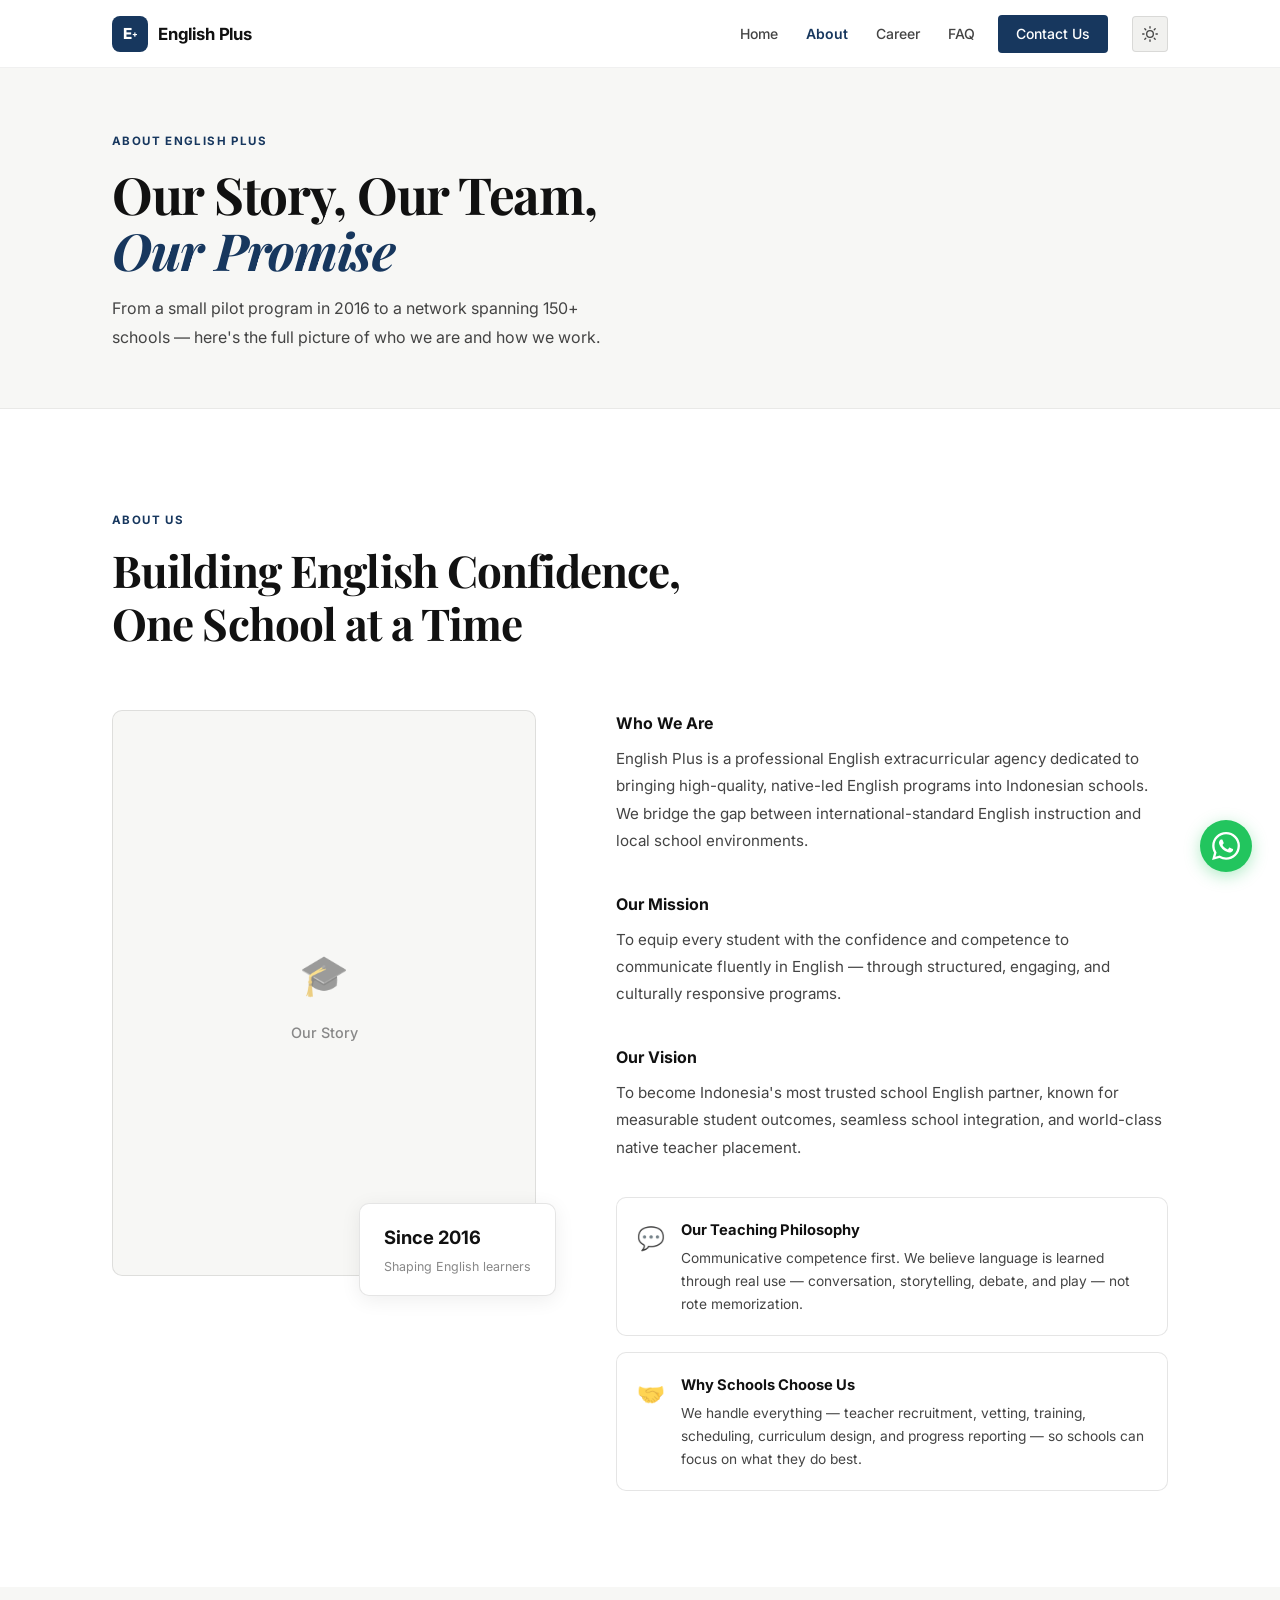
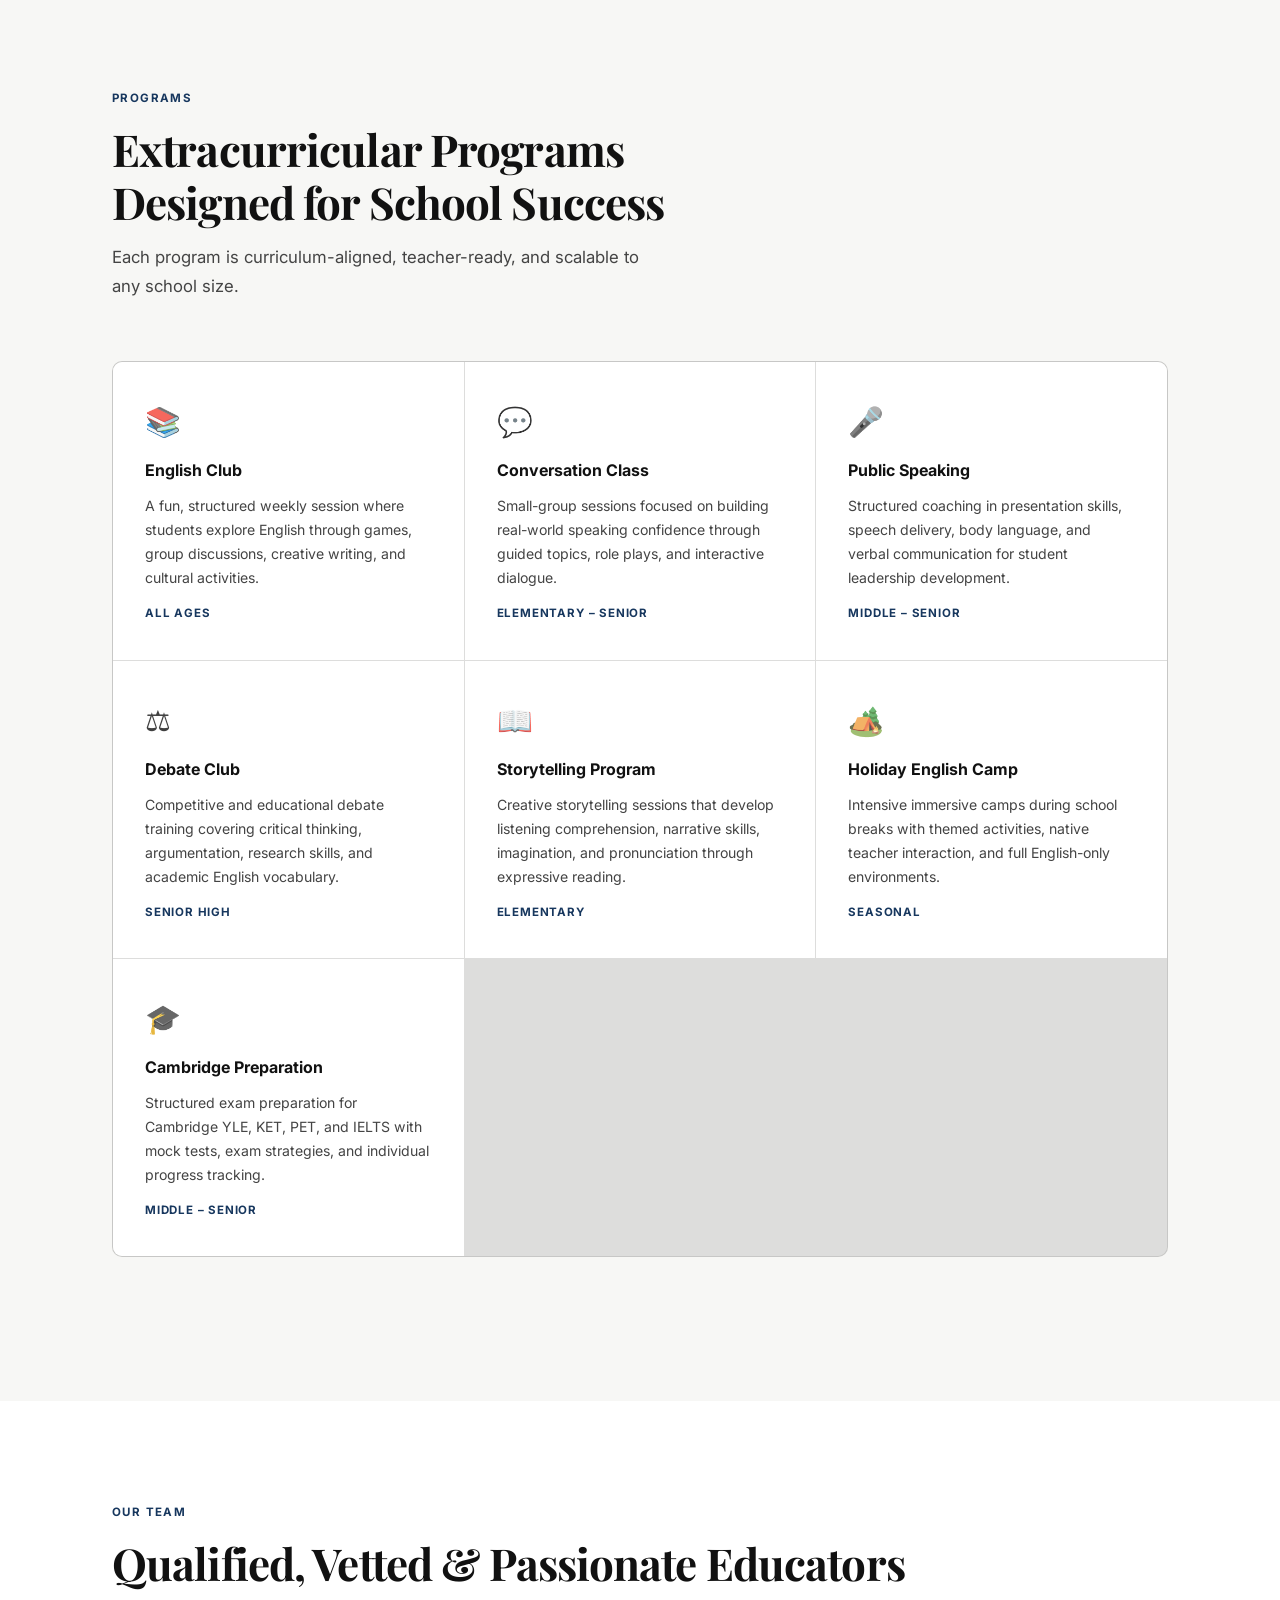
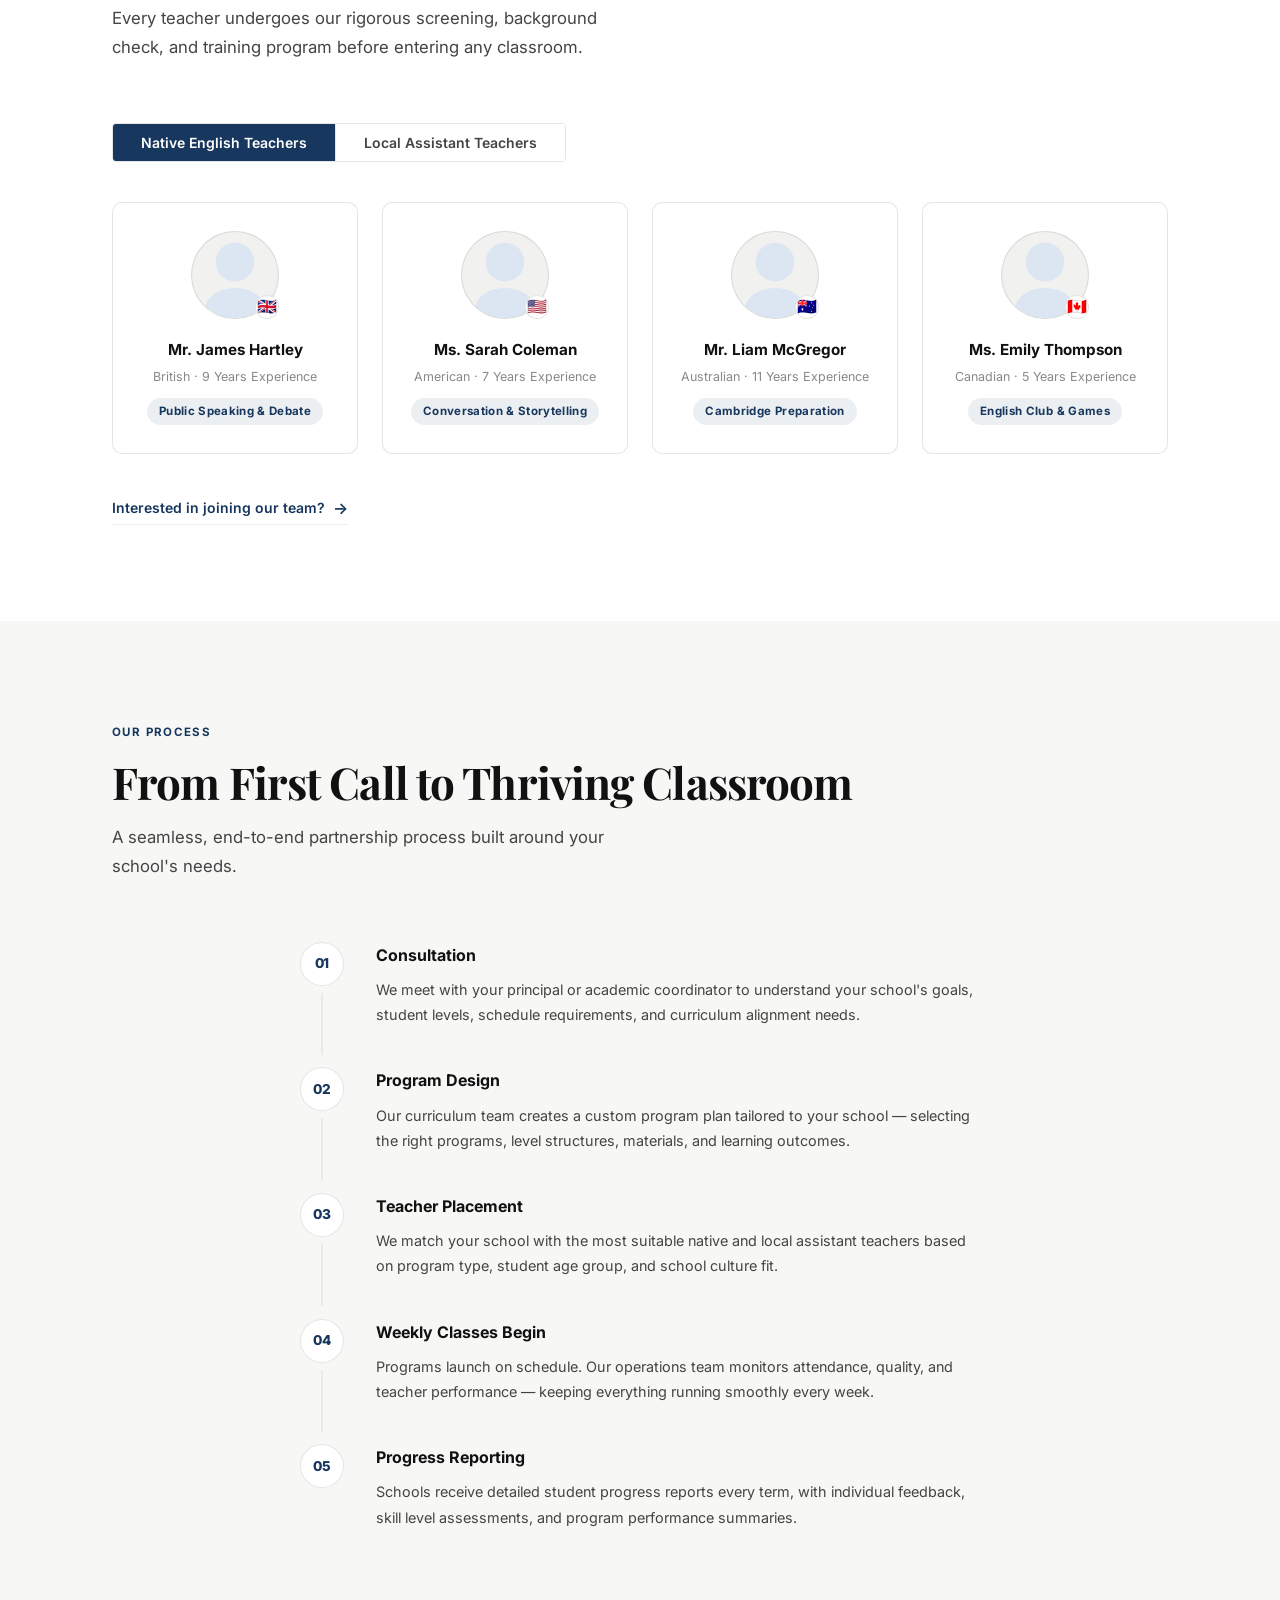
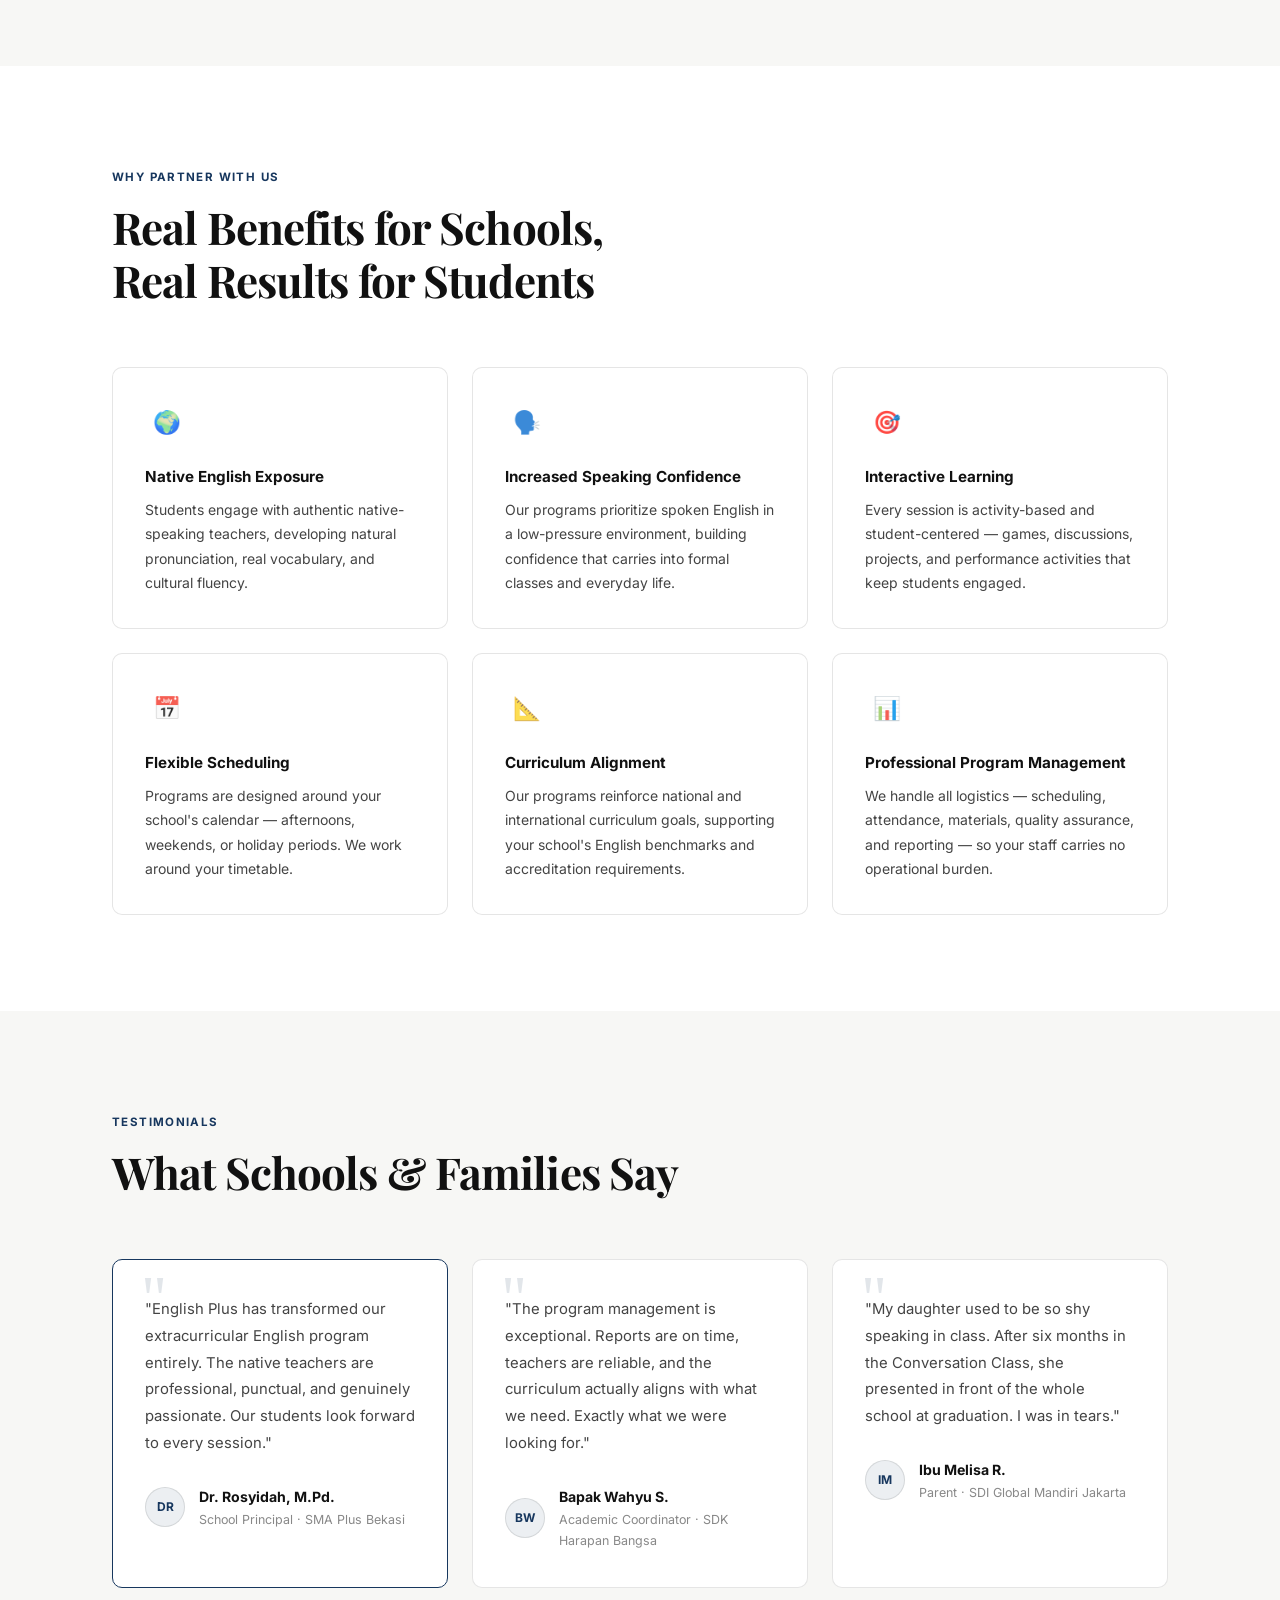
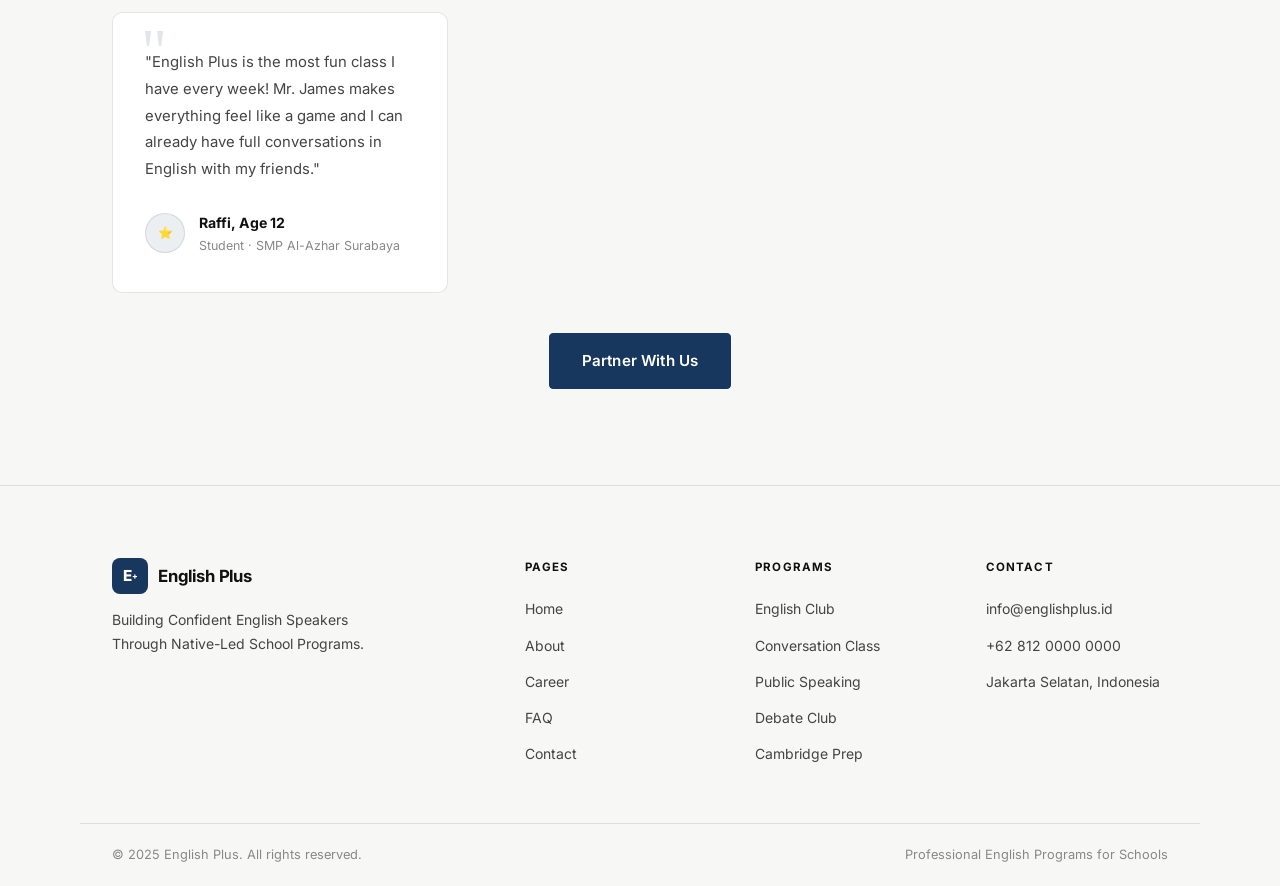
<file: about.html>
<!DOCTYPE html>
<html lang="en">
  <head>
    <meta charset="UTF-8" />
    <meta name="viewport" content="width=device-width, initial-scale=1.0, maximum-scale=1" />
    <title>About — English Plus</title>
    <meta name="description" content="Learn about English Plus — our story, mission, programs, team, process, and why schools across Indonesia choose us." />
    <link rel="preconnect" href="https://fonts.googleapis.com">
    <link rel="preconnect" href="https://fonts.gstatic.com" crossorigin>
    <link href="https://fonts.googleapis.com/css2?family=Inter:ital,opsz,wght@0,14..32,300;0,14..32,400;0,14..32,500;0,14..32,600;0,14..32,700;0,14..32,800;1,14..32,400&family=Playfair+Display:wght@600;700&display=swap" rel="stylesheet">
    <link rel="stylesheet" href="style.css">
  </head>
  <body>

    <header class="navbar" id="navbar">
      <div class="container navbar__inner">
        <a href="index.html" class="navbar__logo">
          <span class="logo-icon">E<sup>+</sup></span>
          <span class="logo-text">English Plus</span>
        </a>
        <nav class="navbar__links" id="navLinks" aria-label="Main navigation">
          <a href="index.html">Home</a>
          <a href="about.html" class="active-page">About</a>
          <a href="career.html">Career</a>
          <a href="faq.html">FAQ</a>
          <a href="contact.html" class="nav-cta">Contact Us</a>
        </nav>
        <button class="theme-toggle" id="themeToggle" aria-label="Toggle dark mode">
          <svg id="iconSun" xmlns="http://www.w3.org/2000/svg" width="16" height="16" viewBox="0 0 24 24" fill="none" stroke="currentColor" stroke-width="2" stroke-linecap="round" stroke-linejoin="round" aria-hidden="true"><circle cx="12" cy="12" r="5"/><line x1="12" y1="1" x2="12" y2="3"/><line x1="12" y1="21" x2="12" y2="23"/><line x1="4.22" y1="4.22" x2="5.64" y2="5.64"/><line x1="18.36" y1="18.36" x2="19.78" y2="19.78"/><line x1="1" y1="12" x2="3" y2="12"/><line x1="21" y1="12" x2="23" y2="12"/><line x1="4.22" y1="19.78" x2="5.64" y2="18.36"/><line x1="18.36" y1="5.64" x2="19.78" y2="4.22"/></svg>
          <svg id="iconMoon" xmlns="http://www.w3.org/2000/svg" width="16" height="16" viewBox="0 0 24 24" fill="none" stroke="currentColor" stroke-width="2" stroke-linecap="round" stroke-linejoin="round" aria-hidden="true" style="display:none"><path d="M21 12.79A9 9 0 1 1 11.21 3 7 7 0 0 0 21 12.79z"/></svg>
        </button>
        <button class="navbar__hamburger" id="hamburger" aria-label="Toggle menu" aria-expanded="false">
          <span></span><span></span><span></span>
        </button>
      </div>
    </header>

    <main>

      <!-- PAGE HEADER -->
      <div class="page-header">
        <div class="container">
          <div class="section-tag">About English Plus</div>
          <h1>Our Story, Our Team,<br><em>Our Promise</em></h1>
          <p>From a small pilot program in 2016 to a network spanning 150+ schools — here's the full picture of who we are and how we work.</p>
        </div>
      </div>

      <!-- ABOUT US — Full -->
      <section class="section about" id="about">
        <div class="container">
          <div class="section-header reveal">
            <div class="section-tag">About Us</div>
            <h2>Building English Confidence,<br>One School at a Time</h2>
          </div>
          <div class="about__grid">
            <div class="about__visual reveal">
              <div class="about-img-card">
                <div class="about-img-placeholder">
                  <div class="img-icon">🎓</div>
                  <span>Our Story</span>
                </div>
                <div class="about-accent-card">
                  <strong>Since 2016</strong>
                  <span>Shaping English learners</span>
                </div>
              </div>
            </div>
            <div class="about__text">
              <div class="about-block reveal">
                <h3>Who We Are</h3>
                <p>English Plus is a professional English extracurricular agency dedicated to bringing high-quality, native-led English programs into Indonesian schools. We bridge the gap between international-standard English instruction and local school environments.</p>
              </div>
              <div class="about-block reveal">
                <h3>Our Mission</h3>
                <p>To equip every student with the confidence and competence to communicate fluently in English — through structured, engaging, and culturally responsive programs.</p>
              </div>
              <div class="about-block reveal">
                <h3>Our Vision</h3>
                <p>To become Indonesia's most trusted school English partner, known for measurable student outcomes, seamless school integration, and world-class native teacher placement.</p>
              </div>
              <div class="about-pillars">
                <div class="pillar reveal">
                  <div class="pillar-icon" aria-hidden="true">💬</div>
                  <div>
                    <h4>Our Teaching Philosophy</h4>
                    <p>Communicative competence first. We believe language is learned through real use — conversation, storytelling, debate, and play — not rote memorization.</p>
                  </div>
                </div>
                <div class="pillar reveal">
                  <div class="pillar-icon" aria-hidden="true">🤝</div>
                  <div>
                    <h4>Why Schools Choose Us</h4>
                    <p>We handle everything — teacher recruitment, vetting, training, scheduling, curriculum design, and progress reporting — so schools can focus on what they do best.</p>
                  </div>
                </div>
              </div>
            </div>
          </div>
        </div>
      </section>

      <!-- PROGRAMS -->
      <section class="section programs bg-subtle" id="programs">
        <div class="container">
          <div class="section-header reveal">
            <div class="section-tag">Programs</div>
            <h2>Extracurricular Programs<br>Designed for School Success</h2>
            <p>Each program is curriculum-aligned, teacher-ready, and scalable to any school size.</p>
          </div>
          <div class="programs__grid">
            <div class="program-card reveal">
              <div class="program-card__icon" aria-hidden="true">📚</div>
              <h3>English Club</h3>
              <p>A fun, structured weekly session where students explore English through games, group discussions, creative writing, and cultural activities.</p>
              <div class="program-card__tag">All Ages</div>
            </div>
            <div class="program-card reveal">
              <div class="program-card__icon" aria-hidden="true">💬</div>
              <h3>Conversation Class</h3>
              <p>Small-group sessions focused on building real-world speaking confidence through guided topics, role plays, and interactive dialogue.</p>
              <div class="program-card__tag">Elementary – Senior</div>
            </div>
            <div class="program-card reveal">
              <div class="program-card__icon" aria-hidden="true">🎤</div>
              <h3>Public Speaking</h3>
              <p>Structured coaching in presentation skills, speech delivery, body language, and verbal communication for student leadership development.</p>
              <div class="program-card__tag">Middle – Senior</div>
            </div>
            <div class="program-card reveal">
              <div class="program-card__icon" aria-hidden="true">⚖️</div>
              <h3>Debate Club</h3>
              <p>Competitive and educational debate training covering critical thinking, argumentation, research skills, and academic English vocabulary.</p>
              <div class="program-card__tag">Senior High</div>
            </div>
            <div class="program-card reveal">
              <div class="program-card__icon" aria-hidden="true">📖</div>
              <h3>Storytelling Program</h3>
              <p>Creative storytelling sessions that develop listening comprehension, narrative skills, imagination, and pronunciation through expressive reading.</p>
              <div class="program-card__tag">Elementary</div>
            </div>
            <div class="program-card reveal">
              <div class="program-card__icon" aria-hidden="true">🏕️</div>
              <h3>Holiday English Camp</h3>
              <p>Intensive immersive camps during school breaks with themed activities, native teacher interaction, and full English-only environments.</p>
              <div class="program-card__tag">Seasonal</div>
            </div>
            <div class="program-card reveal">
              <div class="program-card__icon" aria-hidden="true">🎓</div>
              <h3>Cambridge Preparation</h3>
              <p>Structured exam preparation for Cambridge YLE, KET, PET, and IELTS with mock tests, exam strategies, and individual progress tracking.</p>
              <div class="program-card__tag">Middle – Senior</div>
            </div>
          </div>
        </div>
      </section>

      <!-- OUR TEAM — Full with tabs -->
      <section class="section teachers" id="teachers">
        <div class="container">
          <div class="section-header reveal">
            <div class="section-tag">Our Team</div>
            <h2>Qualified, Vetted &amp; Passionate Educators</h2>
            <p>Every teacher undergoes our rigorous screening, background check, and training program before entering any classroom.</p>
          </div>
          <div class="teachers__tabs reveal" role="tablist" aria-label="Teacher categories">
            <button class="tab-btn active" data-tab="native" role="tab" aria-selected="true">Native English Teachers</button>
            <button class="tab-btn" data-tab="local" role="tab" aria-selected="false">Local Assistant Teachers</button>
          </div>
          <div class="teachers__grid" id="teacherGrid">
            <div class="teacher-card reveal" data-type="native">
              <div class="teacher-photo">
                <div class="teacher-photo-placeholder">
                  <svg viewBox="0 0 80 80" fill="none" xmlns="http://www.w3.org/2000/svg" aria-hidden="true"><circle cx="40" cy="28" r="18" fill="#dce6f2"/><ellipse cx="40" cy="72" rx="28" ry="20" fill="#dce6f2"/></svg>
                </div>
                <div class="teacher-flag" aria-label="British">🇬🇧</div>
              </div>
              <div class="teacher-info">
                <h4>Mr. James Hartley</h4>
                <span class="teacher-nationality">British &middot; 9 Years Experience</span>
                <span class="teacher-spec">Public Speaking &amp; Debate</span>
              </div>
            </div>
            <div class="teacher-card reveal" data-type="native">
              <div class="teacher-photo">
                <div class="teacher-photo-placeholder">
                  <svg viewBox="0 0 80 80" fill="none" xmlns="http://www.w3.org/2000/svg" aria-hidden="true"><circle cx="40" cy="28" r="18" fill="#dce6f2"/><ellipse cx="40" cy="72" rx="28" ry="20" fill="#dce6f2"/></svg>
                </div>
                <div class="teacher-flag" aria-label="American">🇺🇸</div>
              </div>
              <div class="teacher-info">
                <h4>Ms. Sarah Coleman</h4>
                <span class="teacher-nationality">American &middot; 7 Years Experience</span>
                <span class="teacher-spec">Conversation &amp; Storytelling</span>
              </div>
            </div>
            <div class="teacher-card reveal" data-type="native">
              <div class="teacher-photo">
                <div class="teacher-photo-placeholder">
                  <svg viewBox="0 0 80 80" fill="none" xmlns="http://www.w3.org/2000/svg" aria-hidden="true"><circle cx="40" cy="28" r="18" fill="#dce6f2"/><ellipse cx="40" cy="72" rx="28" ry="20" fill="#dce6f2"/></svg>
                </div>
                <div class="teacher-flag" aria-label="Australian">🇦🇺</div>
              </div>
              <div class="teacher-info">
                <h4>Mr. Liam McGregor</h4>
                <span class="teacher-nationality">Australian &middot; 11 Years Experience</span>
                <span class="teacher-spec">Cambridge Preparation</span>
              </div>
            </div>
            <div class="teacher-card reveal" data-type="native">
              <div class="teacher-photo">
                <div class="teacher-photo-placeholder">
                  <svg viewBox="0 0 80 80" fill="none" xmlns="http://www.w3.org/2000/svg" aria-hidden="true"><circle cx="40" cy="28" r="18" fill="#dce6f2"/><ellipse cx="40" cy="72" rx="28" ry="20" fill="#dce6f2"/></svg>
                </div>
                <div class="teacher-flag" aria-label="Canadian">🇨🇦</div>
              </div>
              <div class="teacher-info">
                <h4>Ms. Emily Thompson</h4>
                <span class="teacher-nationality">Canadian &middot; 5 Years Experience</span>
                <span class="teacher-spec">English Club &amp; Games</span>
              </div>
            </div>
            <div class="teacher-card reveal hidden" data-type="local">
              <div class="teacher-photo">
                <div class="teacher-photo-placeholder local">
                  <svg viewBox="0 0 80 80" fill="none" xmlns="http://www.w3.org/2000/svg" aria-hidden="true"><circle cx="40" cy="28" r="18" fill="#dce6f2"/><ellipse cx="40" cy="72" rx="28" ry="20" fill="#dce6f2"/></svg>
                </div>
                <div class="teacher-flag" aria-label="Indonesian">🇮🇩</div>
              </div>
              <div class="teacher-info">
                <h4>Ibu Dewi Rahayu</h4>
                <span class="teacher-nationality">Indonesian &middot; 8 Years Experience</span>
                <span class="teacher-spec">Elementary English Facilitation</span>
              </div>
            </div>
            <div class="teacher-card reveal hidden" data-type="local">
              <div class="teacher-photo">
                <div class="teacher-photo-placeholder local">
                  <svg viewBox="0 0 80 80" fill="none" xmlns="http://www.w3.org/2000/svg" aria-hidden="true"><circle cx="40" cy="28" r="18" fill="#dce6f2"/><ellipse cx="40" cy="72" rx="28" ry="20" fill="#dce6f2"/></svg>
                </div>
                <div class="teacher-flag" aria-label="Indonesian">🇮🇩</div>
              </div>
              <div class="teacher-info">
                <h4>Bapak Riko Santoso</h4>
                <span class="teacher-nationality">Indonesian &middot; 6 Years Experience</span>
                <span class="teacher-spec">Classroom Coordination &amp; Support</span>
              </div>
            </div>
            <div class="teacher-card reveal hidden" data-type="local">
              <div class="teacher-photo">
                <div class="teacher-photo-placeholder local">
                  <svg viewBox="0 0 80 80" fill="none" xmlns="http://www.w3.org/2000/svg" aria-hidden="true"><circle cx="40" cy="28" r="18" fill="#dce6f2"/><ellipse cx="40" cy="72" rx="28" ry="20" fill="#dce6f2"/></svg>
                </div>
                <div class="teacher-flag" aria-label="Indonesian">🇮🇩</div>
              </div>
              <div class="teacher-info">
                <h4>Ibu Sari Wulandari</h4>
                <span class="teacher-nationality">Indonesian &middot; 10 Years Experience</span>
                <span class="teacher-spec">Senior High Support &amp; Mentoring</span>
              </div>
            </div>
            <div class="teacher-card reveal hidden" data-type="local">
              <div class="teacher-photo">
                <div class="teacher-photo-placeholder local">
                  <svg viewBox="0 0 80 80" fill="none" xmlns="http://www.w3.org/2000/svg" aria-hidden="true"><circle cx="40" cy="28" r="18" fill="#dce6f2"/><ellipse cx="40" cy="72" rx="28" ry="20" fill="#dce6f2"/></svg>
                </div>
                <div class="teacher-flag" aria-label="Indonesian">🇮🇩</div>
              </div>
              <div class="teacher-info">
                <h4>Bapak Andi Firmansyah</h4>
                <span class="teacher-nationality">Indonesian &middot; 4 Years Experience</span>
                <span class="teacher-spec">Camp Activities &amp; Program Logistics</span>
              </div>
            </div>
          </div>
          <div class="section-more reveal">
            <a href="career.html" class="section-link">Interested in joining our team? <span aria-hidden="true">→</span></a>
          </div>
        </div>
      </section>

      <!-- OUR PROCESS -->
      <section class="section how-it-works bg-subtle" id="process">
        <div class="container">
          <div class="section-header reveal">
            <div class="section-tag">Our Process</div>
            <h2>From First Call to Thriving Classroom</h2>
            <p>A seamless, end-to-end partnership process built around your school's needs.</p>
          </div>
          <div class="steps">
            <div class="step reveal">
              <div class="step__number" aria-hidden="true">01</div>
              <div class="step__content">
                <h3>Consultation</h3>
                <p>We meet with your principal or academic coordinator to understand your school's goals, student levels, schedule requirements, and curriculum alignment needs.</p>
              </div>
            </div>
            <div class="step reveal">
              <div class="step__number" aria-hidden="true">02</div>
              <div class="step__content">
                <h3>Program Design</h3>
                <p>Our curriculum team creates a custom program plan tailored to your school — selecting the right programs, level structures, materials, and learning outcomes.</p>
              </div>
            </div>
            <div class="step reveal">
              <div class="step__number" aria-hidden="true">03</div>
              <div class="step__content">
                <h3>Teacher Placement</h3>
                <p>We match your school with the most suitable native and local assistant teachers based on program type, student age group, and school culture fit.</p>
              </div>
            </div>
            <div class="step reveal">
              <div class="step__number" aria-hidden="true">04</div>
              <div class="step__content">
                <h3>Weekly Classes Begin</h3>
                <p>Programs launch on schedule. Our operations team monitors attendance, quality, and teacher performance — keeping everything running smoothly every week.</p>
              </div>
            </div>
            <div class="step reveal">
              <div class="step__number" aria-hidden="true">05</div>
              <div class="step__content">
                <h3>Progress Reporting</h3>
                <p>Schools receive detailed student progress reports every term, with individual feedback, skill level assessments, and program performance summaries.</p>
              </div>
            </div>
          </div>
        </div>
      </section>

      <!-- WHY PARTNER WITH US -->
      <section class="section benefits" id="benefits">
        <div class="container">
          <div class="section-header reveal">
            <div class="section-tag">Why Partner With Us</div>
            <h2>Real Benefits for Schools,<br>Real Results for Students</h2>
          </div>
          <div class="benefits__grid">
            <div class="benefit-card reveal">
              <div class="benefit-card__icon" aria-hidden="true">🌍</div>
              <h3>Native English Exposure</h3>
              <p>Students engage with authentic native-speaking teachers, developing natural pronunciation, real vocabulary, and cultural fluency.</p>
            </div>
            <div class="benefit-card reveal">
              <div class="benefit-card__icon" aria-hidden="true">🗣️</div>
              <h3>Increased Speaking Confidence</h3>
              <p>Our programs prioritize spoken English in a low-pressure environment, building confidence that carries into formal classes and everyday life.</p>
            </div>
            <div class="benefit-card reveal">
              <div class="benefit-card__icon" aria-hidden="true">🎯</div>
              <h3>Interactive Learning</h3>
              <p>Every session is activity-based and student-centered — games, discussions, projects, and performance activities that keep students engaged.</p>
            </div>
            <div class="benefit-card reveal">
              <div class="benefit-card__icon" aria-hidden="true">📅</div>
              <h3>Flexible Scheduling</h3>
              <p>Programs are designed around your school's calendar — afternoons, weekends, or holiday periods. We work around your timetable.</p>
            </div>
            <div class="benefit-card reveal">
              <div class="benefit-card__icon" aria-hidden="true">📐</div>
              <h3>Curriculum Alignment</h3>
              <p>Our programs reinforce national and international curriculum goals, supporting your school's English benchmarks and accreditation requirements.</p>
            </div>
            <div class="benefit-card reveal">
              <div class="benefit-card__icon" aria-hidden="true">📊</div>
              <h3>Professional Program Management</h3>
              <p>We handle all logistics — scheduling, attendance, materials, quality assurance, and reporting — so your staff carries no operational burden.</p>
            </div>
          </div>
        </div>
      </section>

      <!-- TESTIMONIALS -->
      <section class="section testimonials bg-subtle" id="testimonials">
        <div class="container">
          <div class="section-header reveal">
            <div class="section-tag">Testimonials</div>
            <h2>What Schools &amp; Families Say</h2>
          </div>
          <div class="testimonials__grid">
            <div class="testimonial-card reveal featured">
              <div class="quote-mark" aria-hidden="true">"</div>
              <p>"English Plus has transformed our extracurricular English program entirely. The native teachers are professional, punctual, and genuinely passionate. Our students look forward to every session."</p>
              <div class="testimonial-author">
                <div class="author-avatar" aria-hidden="true">DR</div>
                <div>
                  <strong>Dr. Rosyidah, M.Pd.</strong>
                  <span>School Principal &middot; SMA Plus Bekasi</span>
                </div>
              </div>
            </div>
            <div class="testimonial-card reveal">
              <div class="quote-mark" aria-hidden="true">"</div>
              <p>"The program management is exceptional. Reports are on time, teachers are reliable, and the curriculum actually aligns with what we need. Exactly what we were looking for."</p>
              <div class="testimonial-author">
                <div class="author-avatar" aria-hidden="true">BW</div>
                <div>
                  <strong>Bapak Wahyu S.</strong>
                  <span>Academic Coordinator &middot; SDK Harapan Bangsa</span>
                </div>
              </div>
            </div>
            <div class="testimonial-card reveal">
              <div class="quote-mark" aria-hidden="true">"</div>
              <p>"My daughter used to be so shy speaking in class. After six months in the Conversation Class, she presented in front of the whole school at graduation. I was in tears."</p>
              <div class="testimonial-author">
                <div class="author-avatar" aria-hidden="true">IM</div>
                <div>
                  <strong>Ibu Melisa R.</strong>
                  <span>Parent &middot; SDI Global Mandiri Jakarta</span>
                </div>
              </div>
            </div>
            <div class="testimonial-card reveal">
              <div class="quote-mark" aria-hidden="true">"</div>
              <p>"English Plus is the most fun class I have every week! Mr. James makes everything feel like a game and I can already have full conversations in English with my friends."</p>
              <div class="testimonial-author">
                <div class="author-avatar" aria-hidden="true">⭐</div>
                <div>
                  <strong>Raffi, Age 12</strong>
                  <span>Student &middot; SMP Al-Azhar Surabaya</span>
                </div>
              </div>
            </div>
          </div>
          <div class="section-more reveal" style="text-align:center; margin-top:40px;">
            <a href="contact.html" class="btn btn-primary btn-lg">Partner With Us</a>
          </div>
        </div>
      </section>

    </main>

    <footer class="footer">
      <div class="container footer__inner">
        <div class="footer__brand">
          <a href="index.html" class="navbar__logo">
            <span class="logo-icon">E<sup>+</sup></span>
            <span class="logo-text">English Plus</span>
          </a>
          <p>Building Confident English Speakers Through Native-Led School Programs.</p>
        </div>
        <div class="footer__links">
          <h4>Pages</h4>
          <ul>
            <li><a href="index.html">Home</a></li>
            <li><a href="about.html">About</a></li>
            <li><a href="career.html">Career</a></li>
            <li><a href="faq.html">FAQ</a></li>
            <li><a href="contact.html">Contact</a></li>
          </ul>
        </div>
        <div class="footer__links">
          <h4>Programs</h4>
          <ul>
            <li><a href="#programs">English Club</a></li>
            <li><a href="#programs">Conversation Class</a></li>
            <li><a href="#programs">Public Speaking</a></li>
            <li><a href="#programs">Debate Club</a></li>
            <li><a href="#programs">Cambridge Prep</a></li>
          </ul>
        </div>
        <div class="footer__links">
          <h4>Contact</h4>
          <ul>
            <li><a href="mailto:info@englishplus.id">info@englishplus.id</a></li>
            <li><a href="https://wa.me/6281200000000">+62 812 0000 0000</a></li>
            <li><span>Jakarta Selatan, Indonesia</span></li>
          </ul>
        </div>
      </div>
      <div class="footer__bottom">
        <div class="container">
          <span>&copy; 2025 English Plus. All rights reserved.</span>
          <span>Professional English Programs for Schools</span>
        </div>
      </div>
    </footer>

    <a href="https://wa.me/6281200000000" target="_blank" rel="noopener noreferrer" class="whatsapp-float" aria-label="Contact us on WhatsApp">
      <svg viewBox="0 0 24 24" fill="currentColor" width="28" height="28" aria-hidden="true"><path d="M17.472 14.382c-.297-.149-1.758-.867-2.03-.967-.273-.099-.471-.148-.67.15-.197.297-.767.966-.94 1.164-.173.199-.347.223-.644.075-.297-.15-1.255-.463-2.39-1.475-.883-.788-1.48-1.761-1.653-2.059-.173-.297-.018-.458.13-.606.134-.133.298-.347.446-.52.149-.174.198-.298.298-.497.099-.198.05-.371-.025-.52-.075-.149-.669-1.612-.916-2.207-.242-.579-.487-.5-.669-.51-.173-.008-.371-.01-.57-.01-.198 0-.52.074-.792.372-.272.297-1.04 1.016-1.04 2.479 0 1.462 1.065 2.875 1.213 3.074.149.198 2.096 3.2 5.077 4.487.709.306 1.262.489 1.694.625.712.227 1.36.195 1.871.118.571-.085 1.758-.719 2.006-1.413.248-.694.248-1.289.173-1.413-.074-.124-.272-.198-.57-.347m-5.421 7.403h-.004a9.87 9.87 0 01-5.031-1.378l-.361-.214-3.741.982.998-3.648-.235-.374a9.86 9.86 0 01-1.51-5.26c.001-5.45 4.436-9.884 9.888-9.884 2.64 0 5.122 1.03 6.988 2.898a9.825 9.825 0 012.893 6.994c-.003 5.45-4.437 9.884-9.885 9.884m8.413-18.297A11.815 11.815 0 0012.05 0C5.495 0 .16 5.335.157 11.892c0 2.096.547 4.142 1.588 5.945L.057 24l6.305-1.654a11.882 11.882 0 005.683 1.448h.005c6.554 0 11.89-5.335 11.893-11.893a11.821 11.821 0 00-3.48-8.413z"/></svg>
    </a>

    <script src="script.js"></script>
  </body>
</html>
</file>
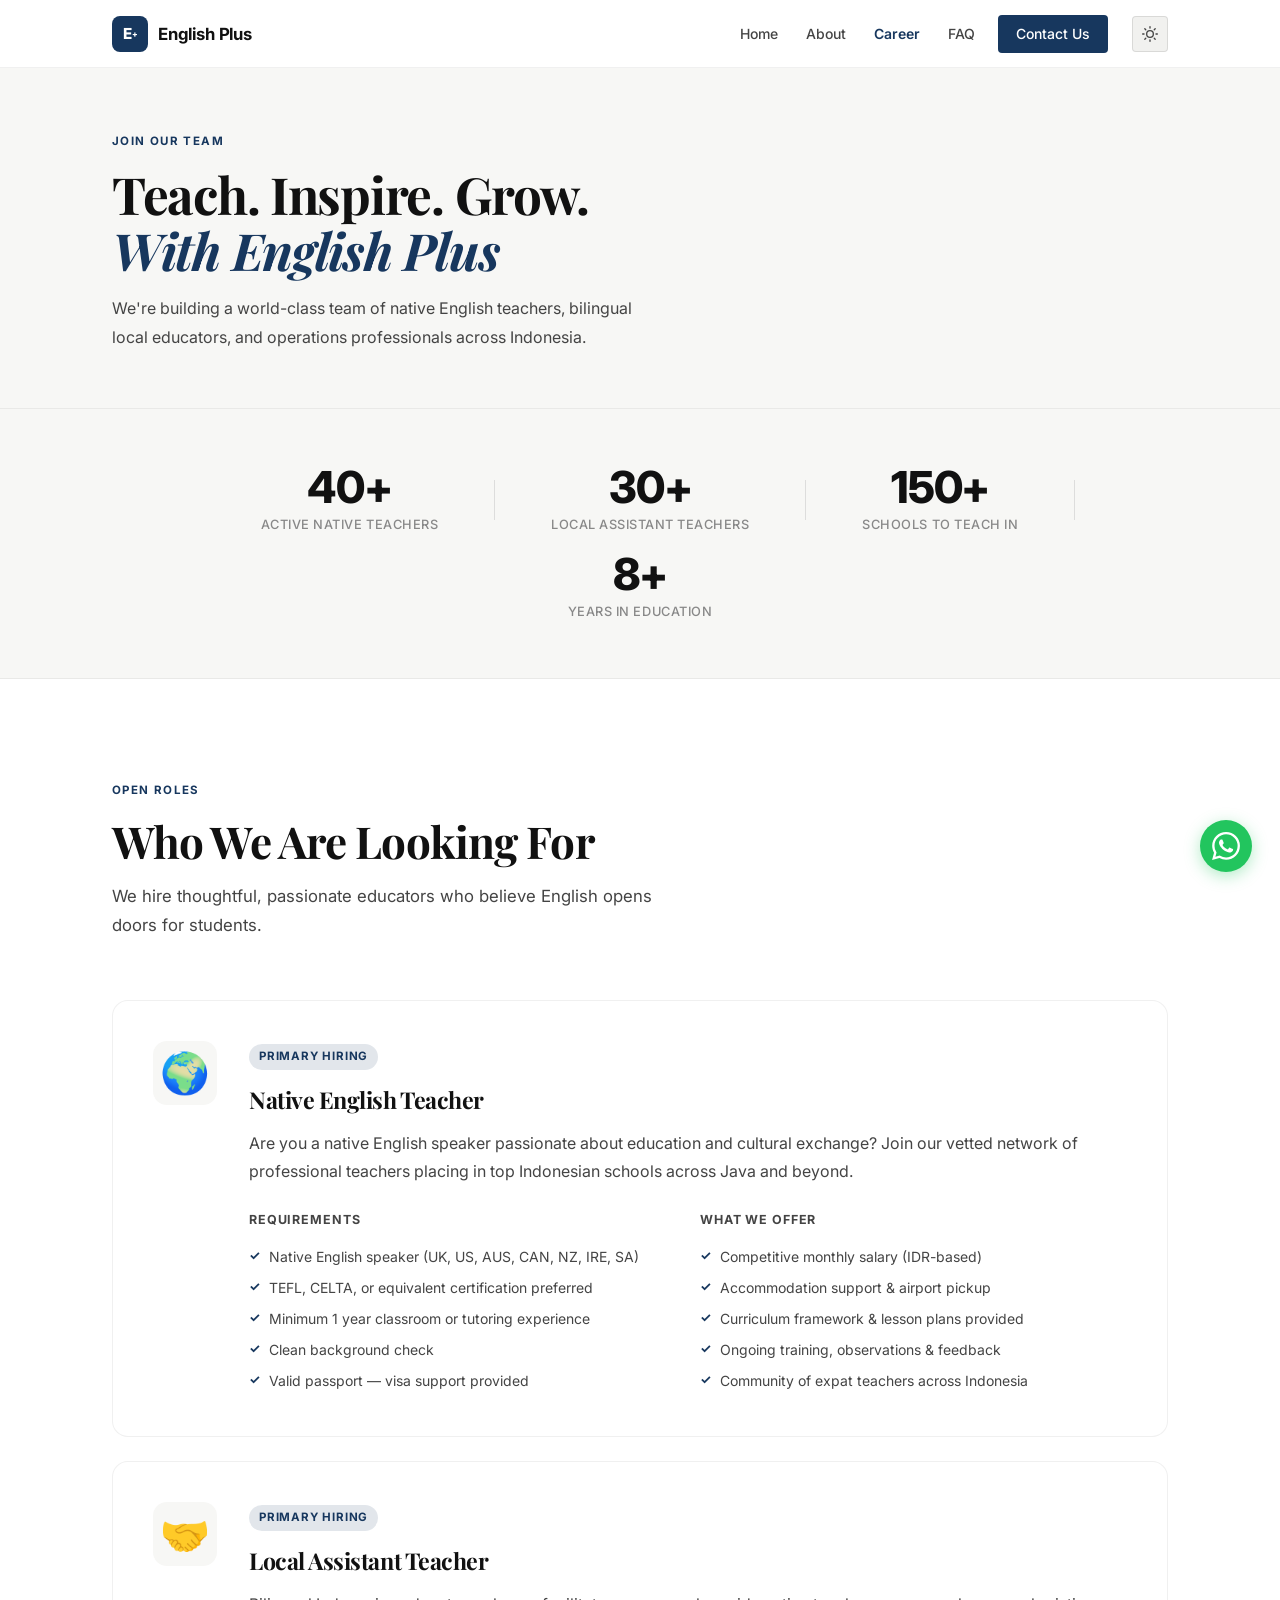
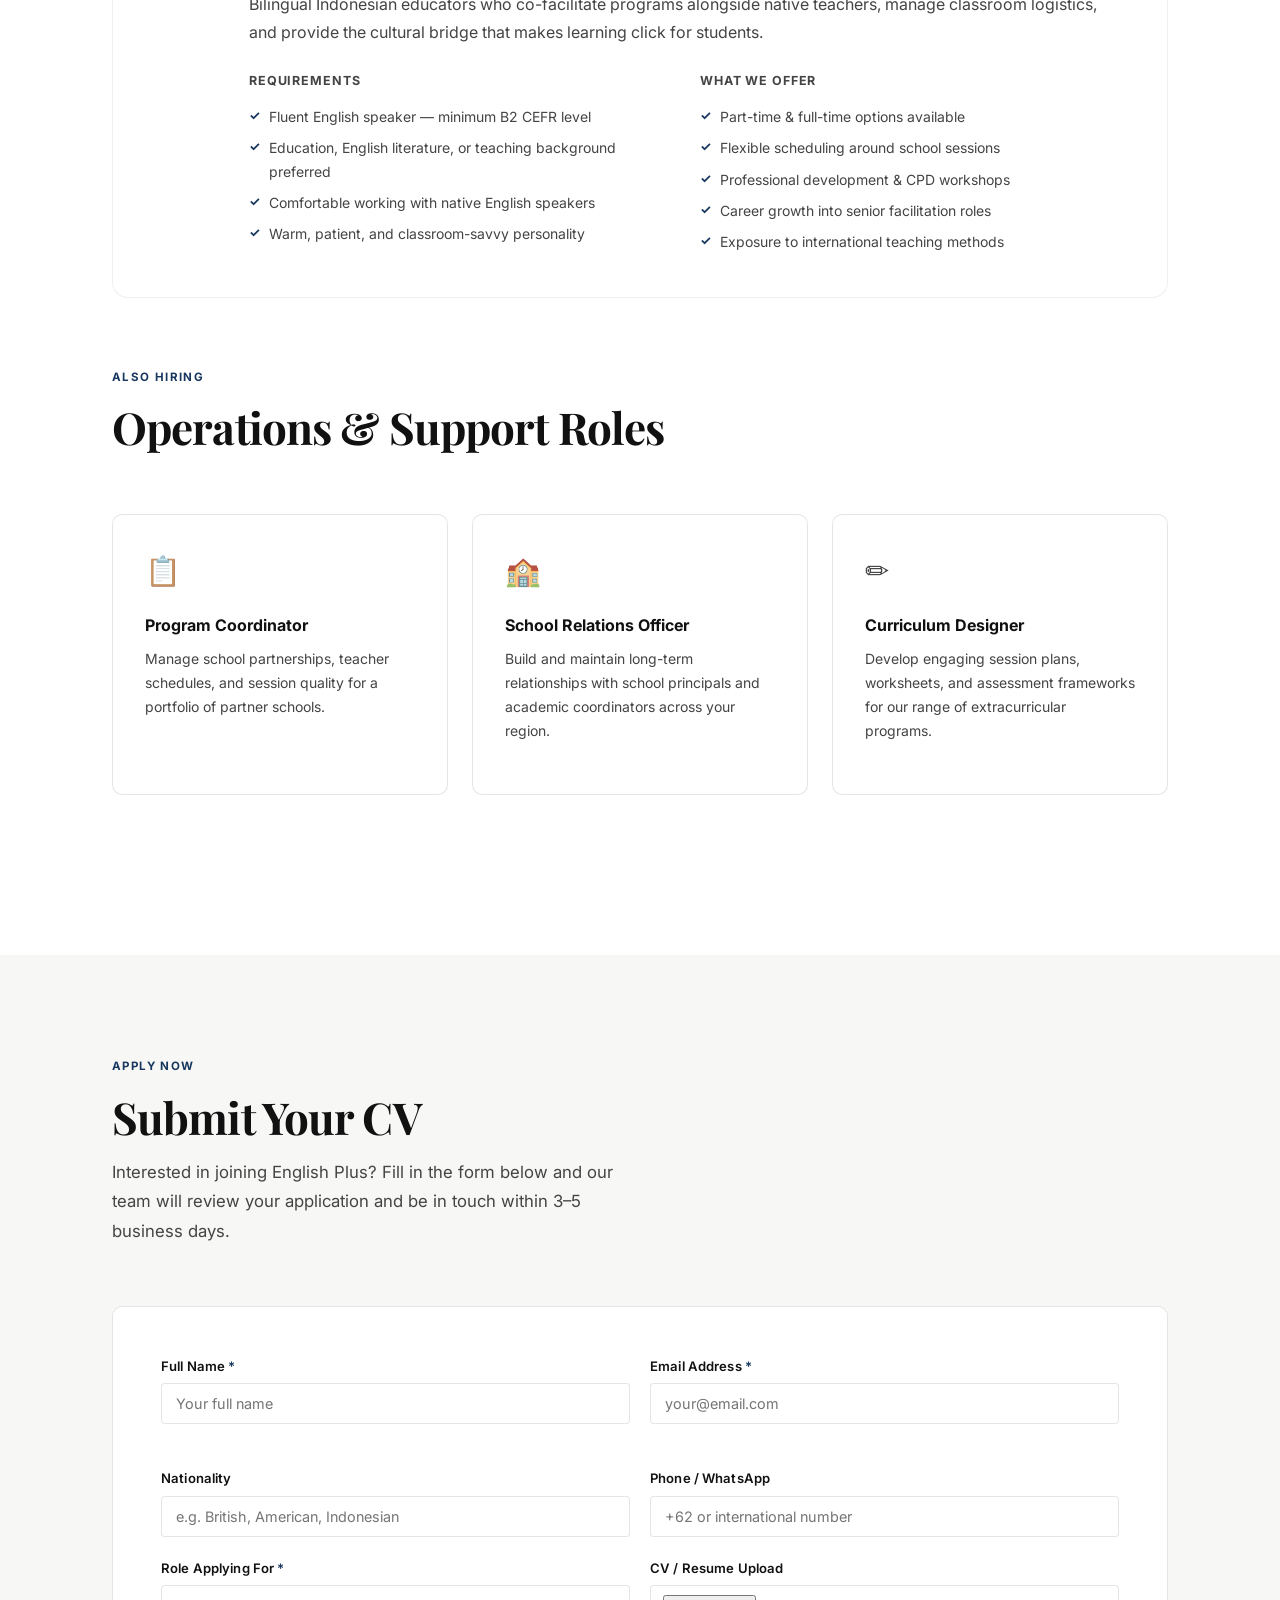
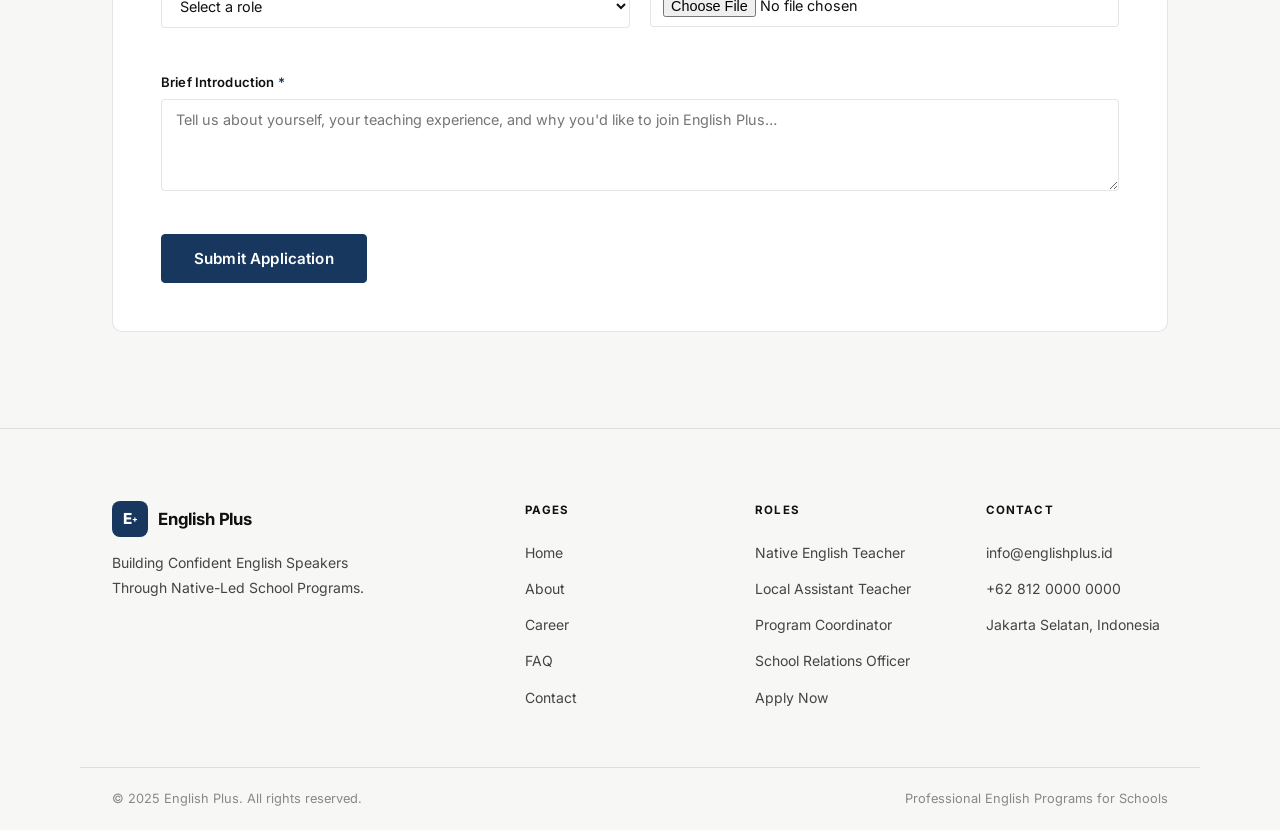
<file: career.html>
<!DOCTYPE html>
<html lang="en">
  <head>
    <meta charset="UTF-8" />
    <meta name="viewport" content="width=device-width, initial-scale=1.0, maximum-scale=1" />
    <title>Career — English Plus</title>
    <meta name="description" content="Join the English Plus team as a native English teacher, local assistant teacher, or operations staff. Submit your CV today." />
    <link rel="preconnect" href="https://fonts.googleapis.com">
    <link rel="preconnect" href="https://fonts.gstatic.com" crossorigin>
    <link href="https://fonts.googleapis.com/css2?family=Inter:ital,opsz,wght@0,14..32,300;0,14..32,400;0,14..32,500;0,14..32,600;0,14..32,700;0,14..32,800;1,14..32,400&family=Playfair+Display:wght@600;700&display=swap" rel="stylesheet">
    <link rel="stylesheet" href="style.css">
  </head>
  <body>

    <header class="navbar" id="navbar">
      <div class="container navbar__inner">
        <a href="index.html" class="navbar__logo">
          <span class="logo-icon">E<sup>+</sup></span>
          <span class="logo-text">English Plus</span>
        </a>
        <nav class="navbar__links" id="navLinks" aria-label="Main navigation">
          <a href="index.html">Home</a>
          <a href="about.html">About</a>
          <a href="career.html" class="active-page">Career</a>
          <a href="faq.html">FAQ</a>
          <a href="contact.html" class="nav-cta">Contact Us</a>
        </nav>
        <button class="theme-toggle" id="themeToggle" aria-label="Toggle dark mode">
          <svg id="iconSun" xmlns="http://www.w3.org/2000/svg" width="16" height="16" viewBox="0 0 24 24" fill="none" stroke="currentColor" stroke-width="2" stroke-linecap="round" stroke-linejoin="round" aria-hidden="true"><circle cx="12" cy="12" r="5"/><line x1="12" y1="1" x2="12" y2="3"/><line x1="12" y1="21" x2="12" y2="23"/><line x1="4.22" y1="4.22" x2="5.64" y2="5.64"/><line x1="18.36" y1="18.36" x2="19.78" y2="19.78"/><line x1="1" y1="12" x2="3" y2="12"/><line x1="21" y1="12" x2="23" y2="12"/><line x1="4.22" y1="19.78" x2="5.64" y2="18.36"/><line x1="18.36" y1="5.64" x2="19.78" y2="4.22"/></svg>
          <svg id="iconMoon" xmlns="http://www.w3.org/2000/svg" width="16" height="16" viewBox="0 0 24 24" fill="none" stroke="currentColor" stroke-width="2" stroke-linecap="round" stroke-linejoin="round" aria-hidden="true" style="display:none"><path d="M21 12.79A9 9 0 1 1 11.21 3 7 7 0 0 0 21 12.79z"/></svg>
        </button>
        <button class="navbar__hamburger" id="hamburger" aria-label="Toggle menu" aria-expanded="false">
          <span></span><span></span><span></span>
        </button>
      </div>
    </header>

    <main>

      <!-- PAGE HEADER -->
      <div class="page-header">
        <div class="container">
          <div class="section-tag">Join Our Team</div>
          <h1>Teach. Inspire. Grow.<br><em>With English Plus</em></h1>
          <p>We're building a world-class team of native English teachers, bilingual local educators, and operations professionals across Indonesia.</p>
        </div>
      </div>

      <!-- STATS STRIP -->
      <section class="stats-strip" aria-label="Team statistics">
        <div class="container stats-strip__inner">
          <div class="stat-item reveal"><strong>40+</strong><span>Active Native Teachers</span></div>
          <div class="stat-divider" aria-hidden="true"></div>
          <div class="stat-item reveal"><strong>30+</strong><span>Local Assistant Teachers</span></div>
          <div class="stat-divider" aria-hidden="true"></div>
          <div class="stat-item reveal"><strong>150+</strong><span>Schools to Teach In</span></div>
          <div class="stat-divider" aria-hidden="true"></div>
          <div class="stat-item reveal"><strong>8+</strong><span>Years in Education</span></div>
        </div>
      </section>

      <!-- ROLES — Native & Local -->
      <section class="section careers" id="roles">
        <div class="container">
          <div class="section-header reveal">
            <div class="section-tag">Open Roles</div>
            <h2>Who We Are Looking For</h2>
            <p>We hire thoughtful, passionate educators who believe English opens doors for students.</p>
          </div>

          <!-- NATIVE ENGLISH TEACHER — Feature card -->
          <div class="career-feature-card reveal">
            <div class="career-feature-icon" aria-hidden="true">🌍</div>
            <div class="career-feature-body">
              <div class="career-feature-badge">Primary Hiring</div>
              <h3>Native English Teacher</h3>
              <p>Are you a native English speaker passionate about education and cultural exchange? Join our vetted network of professional teachers placing in top Indonesian schools across Java and beyond.</p>
              <div class="career-feature-cols">
                <div>
                  <h4>Requirements</h4>
                  <ul>
                    <li>Native English speaker (UK, US, AUS, CAN, NZ, IRE, SA)</li>
                    <li>TEFL, CELTA, or equivalent certification preferred</li>
                    <li>Minimum 1 year classroom or tutoring experience</li>
                    <li>Clean background check</li>
                    <li>Valid passport — visa support provided</li>
                  </ul>
                </div>
                <div>
                  <h4>What We Offer</h4>
                  <ul>
                    <li>Competitive monthly salary (IDR-based)</li>
                    <li>Accommodation support &amp; airport pickup</li>
                    <li>Curriculum framework &amp; lesson plans provided</li>
                    <li>Ongoing training, observations &amp; feedback</li>
                    <li>Community of expat teachers across Indonesia</li>
                  </ul>
                </div>
              </div>
            </div>
          </div>

          <!-- LOCAL ASSISTANT TEACHER — Feature card -->
          <div class="career-feature-card reveal">
            <div class="career-feature-icon" aria-hidden="true">🤝</div>
            <div class="career-feature-body">
              <div class="career-feature-badge">Primary Hiring</div>
              <h3>Local Assistant Teacher</h3>
              <p>Bilingual Indonesian educators who co-facilitate programs alongside native teachers, manage classroom logistics, and provide the cultural bridge that makes learning click for students.</p>
              <div class="career-feature-cols">
                <div>
                  <h4>Requirements</h4>
                  <ul>
                    <li>Fluent English speaker — minimum B2 CEFR level</li>
                    <li>Education, English literature, or teaching background preferred</li>
                    <li>Comfortable working with native English speakers</li>
                    <li>Warm, patient, and classroom-savvy personality</li>
                  </ul>
                </div>
                <div>
                  <h4>What We Offer</h4>
                  <ul>
                    <li>Part-time &amp; full-time options available</li>
                    <li>Flexible scheduling around school sessions</li>
                    <li>Professional development &amp; CPD workshops</li>
                    <li>Career growth into senior facilitation roles</li>
                    <li>Exposure to international teaching methods</li>
                  </ul>
                </div>
              </div>
            </div>
          </div>

          <!-- ADMIN — Compact card -->
          <div class="section-header reveal" style="margin-top:64px;">
            <div class="section-tag">Also Hiring</div>
            <h2>Operations &amp; Support Roles</h2>
          </div>
          <div class="careers__grid">
            <div class="career-card reveal">
              <div class="career-card__icon" aria-hidden="true">📋</div>
              <h3>Program Coordinator</h3>
              <p>Manage school partnerships, teacher schedules, and session quality for a portfolio of partner schools.</p>
            </div>
            <div class="career-card reveal">
              <div class="career-card__icon" aria-hidden="true">🏫</div>
              <h3>School Relations Officer</h3>
              <p>Build and maintain long-term relationships with school principals and academic coordinators across your region.</p>
            </div>
            <div class="career-card reveal">
              <div class="career-card__icon" aria-hidden="true">✏️</div>
              <h3>Curriculum Designer</h3>
              <p>Develop engaging session plans, worksheets, and assessment frameworks for our range of extracurricular programs.</p>
            </div>
          </div>
        </div>
      </section>

      <!-- SUBMIT CV / APPLICATION FORM -->
      <section class="section bg-subtle" id="apply">
        <div class="container">
          <div class="section-header reveal">
            <div class="section-tag">Apply Now</div>
            <h2>Submit Your CV</h2>
            <p>Interested in joining English Plus? Fill in the form below and our team will review your application and be in touch within 3–5 business days.</p>
          </div>
          <div class="careers__form reveal">
            <form id="careerForm" novalidate>
              <div class="form-row">
                <div class="form-group">
                  <label for="careerName">Full Name <span class="required">*</span></label>
                  <input type="text" id="careerName" name="careerName" placeholder="Your full name" required />
                  <span class="field-error" aria-live="polite"></span>
                </div>
                <div class="form-group">
                  <label for="careerEmail">Email Address <span class="required">*</span></label>
                  <input type="email" id="careerEmail" name="careerEmail" placeholder="your@email.com" required />
                  <span class="field-error" aria-live="polite"></span>
                </div>
              </div>
              <div class="form-row">
                <div class="form-group">
                  <label for="careerNationality">Nationality</label>
                  <input type="text" id="careerNationality" name="careerNationality" placeholder="e.g. British, American, Indonesian" />
                </div>
                <div class="form-group">
                  <label for="careerPhone">Phone / WhatsApp</label>
                  <input type="tel" id="careerPhone" name="careerPhone" placeholder="+62 or international number" />
                </div>
              </div>
              <div class="form-row">
                <div class="form-group">
                  <label for="careerPosition">Role Applying For <span class="required">*</span></label>
                  <select id="careerPosition" name="careerPosition" required>
                    <option value="">Select a role</option>
                    <option>Native English Teacher</option>
                    <option>Local Assistant Teacher</option>
                    <option>Program Coordinator</option>
                    <option>School Relations Officer</option>
                    <option>Curriculum Designer</option>
                    <option>Other</option>
                  </select>
                  <span class="field-error" aria-live="polite"></span>
                </div>
                <div class="form-group">
                  <label for="careerCV">CV / Resume Upload</label>
                  <input type="file" id="careerCV" name="careerCV" accept=".pdf,.doc,.docx" />
                </div>
              </div>
              <div class="form-group">
                <label for="careerMessage">Brief Introduction <span class="required">*</span></label>
                <textarea id="careerMessage" name="careerMessage" rows="4" placeholder="Tell us about yourself, your teaching experience, and why you'd like to join English Plus…" required></textarea>
                <span class="field-error" aria-live="polite"></span>
              </div>
              <button type="submit" class="btn btn-primary btn-lg">Submit Application</button>
              <div class="form-success-msg" id="careerSuccess" aria-live="polite"></div>
            </form>
          </div>
        </div>
      </section>

    </main>

    <footer class="footer">
      <div class="container footer__inner">
        <div class="footer__brand">
          <a href="index.html" class="navbar__logo">
            <span class="logo-icon">E<sup>+</sup></span>
            <span class="logo-text">English Plus</span>
          </a>
          <p>Building Confident English Speakers Through Native-Led School Programs.</p>
        </div>
        <div class="footer__links">
          <h4>Pages</h4>
          <ul>
            <li><a href="index.html">Home</a></li>
            <li><a href="about.html">About</a></li>
            <li><a href="career.html">Career</a></li>
            <li><a href="faq.html">FAQ</a></li>
            <li><a href="contact.html">Contact</a></li>
          </ul>
        </div>
        <div class="footer__links">
          <h4>Roles</h4>
          <ul>
            <li><a href="#roles">Native English Teacher</a></li>
            <li><a href="#roles">Local Assistant Teacher</a></li>
            <li><a href="#roles">Program Coordinator</a></li>
            <li><a href="#roles">School Relations Officer</a></li>
            <li><a href="#apply">Apply Now</a></li>
          </ul>
        </div>
        <div class="footer__links">
          <h4>Contact</h4>
          <ul>
            <li><a href="mailto:info@englishplus.id">info@englishplus.id</a></li>
            <li><a href="https://wa.me/6281200000000">+62 812 0000 0000</a></li>
            <li><span>Jakarta Selatan, Indonesia</span></li>
          </ul>
        </div>
      </div>
      <div class="footer__bottom">
        <div class="container">
          <span>&copy; 2025 English Plus. All rights reserved.</span>
          <span>Professional English Programs for Schools</span>
        </div>
      </div>
    </footer>

    <a href="https://wa.me/6281200000000" target="_blank" rel="noopener noreferrer" class="whatsapp-float" aria-label="Contact us on WhatsApp">
      <svg viewBox="0 0 24 24" fill="currentColor" width="28" height="28" aria-hidden="true"><path d="M17.472 14.382c-.297-.149-1.758-.867-2.03-.967-.273-.099-.471-.148-.67.15-.197.297-.767.966-.94 1.164-.173.199-.347.223-.644.075-.297-.15-1.255-.463-2.39-1.475-.883-.788-1.48-1.761-1.653-2.059-.173-.297-.018-.458.13-.606.134-.133.298-.347.446-.52.149-.174.198-.298.298-.497.099-.198.05-.371-.025-.52-.075-.149-.669-1.612-.916-2.207-.242-.579-.487-.5-.669-.51-.173-.008-.371-.01-.57-.01-.198 0-.52.074-.792.372-.272.297-1.04 1.016-1.04 2.479 0 1.462 1.065 2.875 1.213 3.074.149.198 2.096 3.2 5.077 4.487.709.306 1.262.489 1.694.625.712.227 1.36.195 1.871.118.571-.085 1.758-.719 2.006-1.413.248-.694.248-1.289.173-1.413-.074-.124-.272-.198-.57-.347m-5.421 7.403h-.004a9.87 9.87 0 01-5.031-1.378l-.361-.214-3.741.982.998-3.648-.235-.374a9.86 9.86 0 01-1.51-5.26c.001-5.45 4.436-9.884 9.888-9.884 2.64 0 5.122 1.03 6.988 2.898a9.825 9.825 0 012.893 6.994c-.003 5.45-4.437 9.884-9.885 9.884m8.413-18.297A11.815 11.815 0 0012.05 0C5.495 0 .16 5.335.157 11.892c0 2.096.547 4.142 1.588 5.945L.057 24l6.305-1.654a11.882 11.882 0 005.683 1.448h.005c6.554 0 11.89-5.335 11.893-11.893a11.821 11.821 0 00-3.48-8.413z"/></svg>
    </a>

    <script src="script.js"></script>
  </body>
</html>
</file>
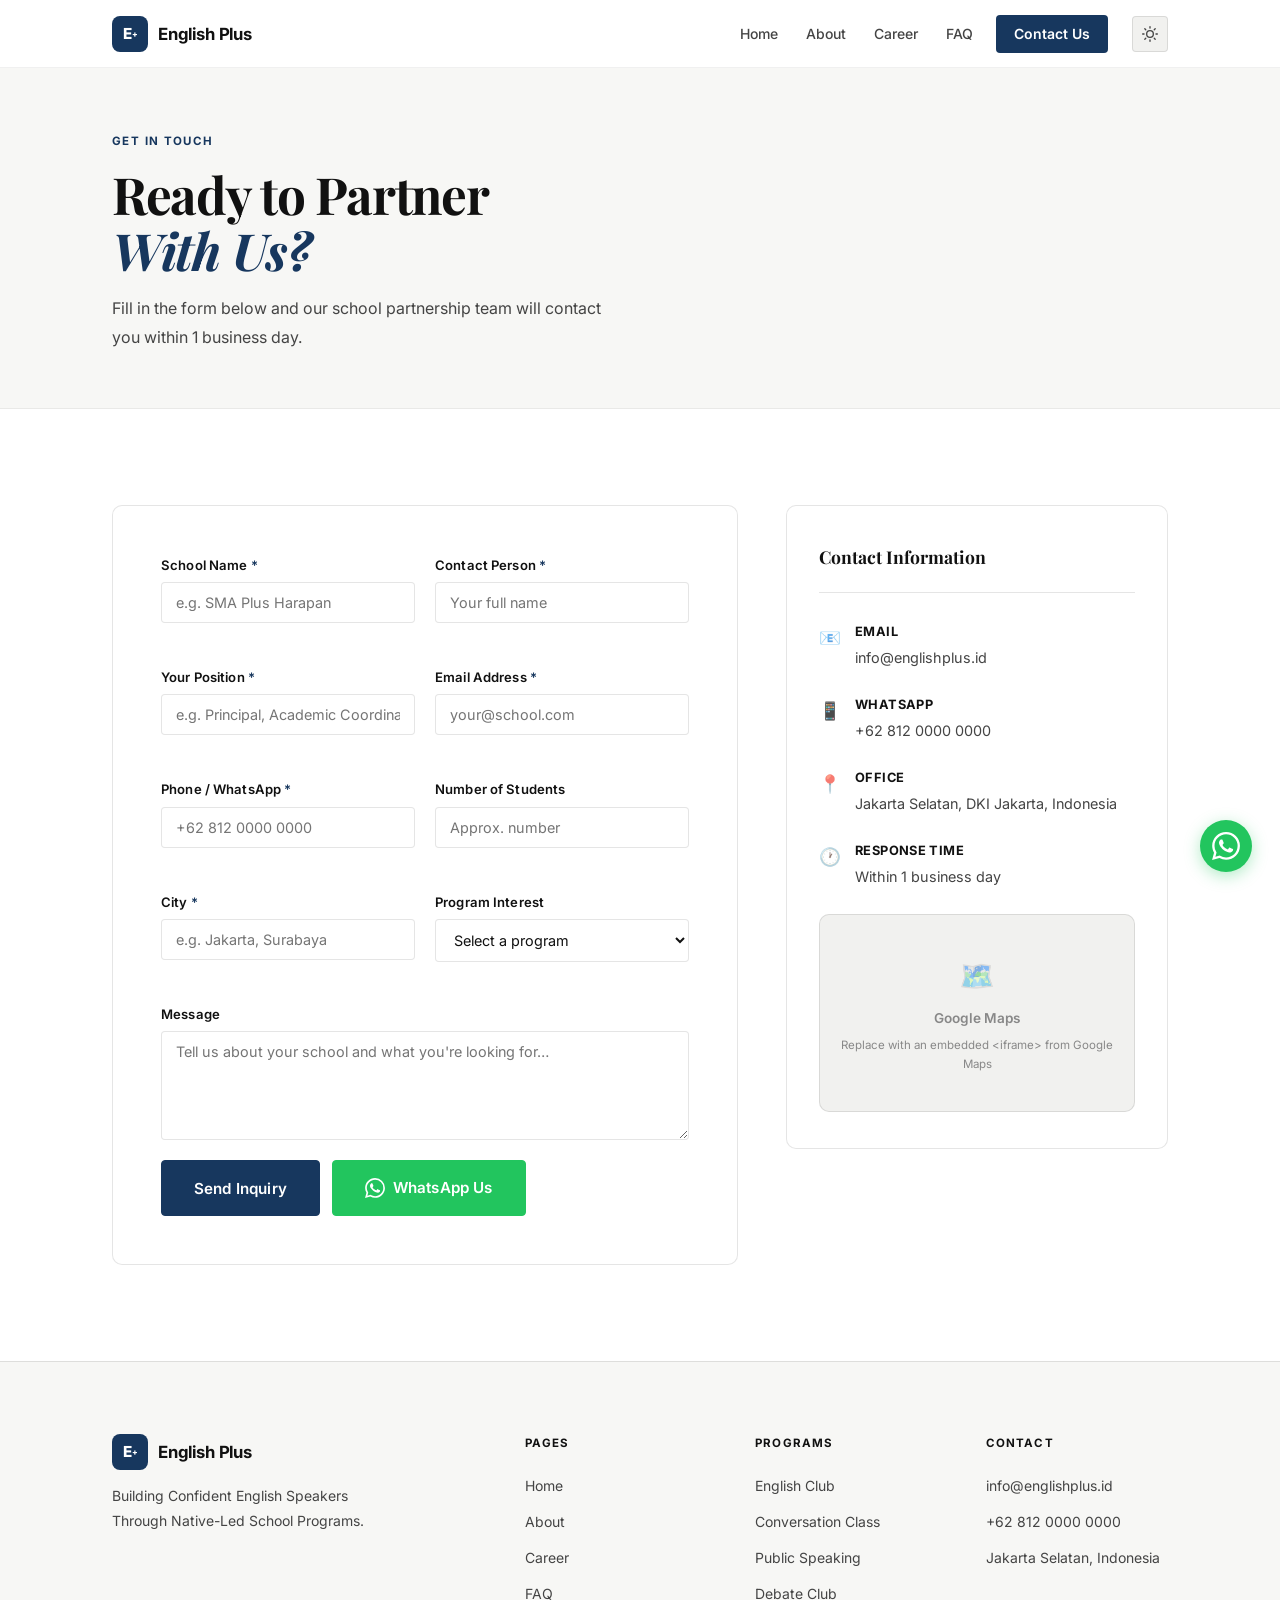
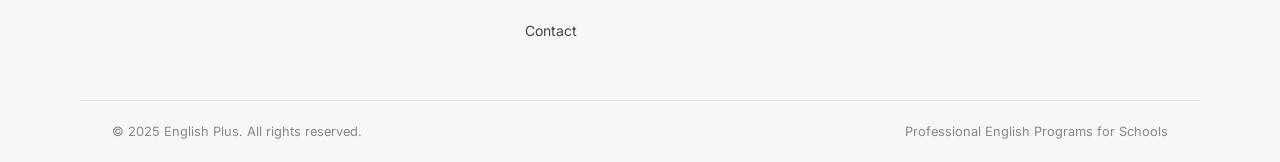
<file: contact.html>
<!DOCTYPE html>
<html lang="en">
  <head>
    <meta charset="UTF-8" />
    <meta name="viewport" content="width=device-width, initial-scale=1.0, maximum-scale=1" />
    <title>Contact Us — English Plus</title>
    <meta name="description" content="Book a consultation with English Plus. Fill in your school's details and our partnership team will get back to you within 1 business day." />
    <link rel="preconnect" href="https://fonts.googleapis.com">
    <link rel="preconnect" href="https://fonts.gstatic.com" crossorigin>
    <link href="https://fonts.googleapis.com/css2?family=Inter:ital,opsz,wght@0,14..32,300;0,14..32,400;0,14..32,500;0,14..32,600;0,14..32,700;0,14..32,800;1,14..32,400&family=Playfair+Display:wght@600;700&display=swap" rel="stylesheet">
    <link rel="stylesheet" href="style.css">
  </head>
  <body>

    <header class="navbar" id="navbar">
      <div class="container navbar__inner">
        <a href="index.html"class="navbar__logo">
          <span class="logo-icon">E<sup>+</sup></span>
          <span class="logo-text">English Plus</span>
        </a>
        <nav class="navbar__links" id="navLinks" aria-label="Main navigation">
          <a href="index.html">Home</a>
          <a href="about.html">About</a>
          <a href="career.html">Career</a>
          <a href="faq.html">FAQ</a>
          <a href="contact.html" class="nav-cta active-page">Contact Us</a>
        </nav>
        <button class="theme-toggle" id="themeToggle" aria-label="Toggle dark mode">
          <svg id="iconSun" xmlns="http://www.w3.org/2000/svg" width="16" height="16" viewBox="0 0 24 24" fill="none" stroke="currentColor" stroke-width="2" stroke-linecap="round" stroke-linejoin="round" aria-hidden="true"><circle cx="12" cy="12" r="5"/><line x1="12" y1="1" x2="12" y2="3"/><line x1="12" y1="21" x2="12" y2="23"/><line x1="4.22" y1="4.22" x2="5.64" y2="5.64"/><line x1="18.36" y1="18.36" x2="19.78" y2="19.78"/><line x1="1" y1="12" x2="3" y2="12"/><line x1="21" y1="12" x2="23" y2="12"/><line x1="4.22" y1="19.78" x2="5.64" y2="18.36"/><line x1="18.36" y1="5.64" x2="19.78" y2="4.22"/></svg>
          <svg id="iconMoon" xmlns="http://www.w3.org/2000/svg" width="16" height="16" viewBox="0 0 24 24" fill="none" stroke="currentColor" stroke-width="2" stroke-linecap="round" stroke-linejoin="round" aria-hidden="true" style="display:none"><path d="M21 12.79A9 9 0 1 1 11.21 3 7 7 0 0 0 21 12.79z"/></svg>
        </button>
        <button class="navbar__hamburger" id="hamburger" aria-label="Toggle menu" aria-expanded="false">
          <span></span><span></span><span></span>
        </button>
      </div>
    </header>

    <main>

      <div class="page-header">
        <div class="container">
          <div class="section-tag">Get in Touch</div>
          <h1>Ready to Partner<br><em>With Us?</em></h1>
          <p>Fill in the form below and our school partnership team will contact you within 1 business day.</p>
        </div>
      </div>

      <section class="section contact">
        <div class="container">
          <div class="contact__layout">
            <div class="contact__form-wrap reveal">
              <form id="contactForm" novalidate>
                <div class="form-row">
                  <div class="form-group">
                    <label for="schoolName">School Name <span class="required">*</span></label>
                    <input type="text" id="schoolName" name="schoolName" placeholder="e.g. SMA Plus Harapan" required />
                    <span class="field-error" aria-live="polite"></span>
                  </div>
                  <div class="form-group">
                    <label for="contactPerson">Contact Person <span class="required">*</span></label>
                    <input type="text" id="contactPerson" name="contactPerson" placeholder="Your full name" required />
                    <span class="field-error" aria-live="polite"></span>
                  </div>
                </div>
                <div class="form-row">
                  <div class="form-group">
                    <label for="position">Your Position <span class="required">*</span></label>
                    <input type="text" id="position" name="position" placeholder="e.g. Principal, Academic Coordinator" required />
                    <span class="field-error" aria-live="polite"></span>
                  </div>
                  <div class="form-group">
                    <label for="contactEmail">Email Address <span class="required">*</span></label>
                    <input type="email" id="contactEmail" name="contactEmail" placeholder="your@school.com" required />
                    <span class="field-error" aria-live="polite"></span>
                  </div>
                </div>
                <div class="form-row">
                  <div class="form-group">
                    <label for="phone">Phone / WhatsApp <span class="required">*</span></label>
                    <input type="tel" id="phone" name="phone" placeholder="+62 812 0000 0000" required />
                    <span class="field-error" aria-live="polite"></span>
                  </div>
                  <div class="form-group">
                    <label for="students">Number of Students</label>
                    <input type="number" id="students" name="students" placeholder="Approx. number" min="1" />
                  </div>
                </div>
                <div class="form-row">
                  <div class="form-group">
                    <label for="city">City <span class="required">*</span></label>
                    <input type="text" id="city" name="city" placeholder="e.g. Jakarta, Surabaya" required />
                    <span class="field-error" aria-live="polite"></span>
                  </div>
                  <div class="form-group">
                    <label for="programInterest">Program Interest</label>
                    <select id="programInterest" name="programInterest">
                      <option value="">Select a program</option>
                      <option>English Club</option>
                      <option>Conversation Class</option>
                      <option>Public Speaking</option>
                      <option>Debate Club</option>
                      <option>Storytelling Program</option>
                      <option>Holiday English Camp</option>
                      <option>Cambridge Preparation</option>
                      <option>Multiple / Not Sure Yet</option>
                    </select>
                  </div>
                </div>
                <div class="form-group">
                  <label for="message">Message</label>
                  <textarea id="message" name="message" rows="5" placeholder="Tell us about your school and what you're looking for…"></textarea>
                </div>
                <div class="contact-form-actions">
                  <button type="submit" class="btn btn-primary btn-lg">Send Inquiry</button>
                  <a href="https://wa.me/6281200000000" target="_blank" rel="noopener noreferrer" class="btn btn-whatsapp btn-lg">
                    <svg viewBox="0 0 24 24" fill="currentColor" width="20" height="20" aria-hidden="true"><path d="M17.472 14.382c-.297-.149-1.758-.867-2.03-.967-.273-.099-.471-.148-.67.15-.197.297-.767.966-.94 1.164-.173.199-.347.223-.644.075-.297-.15-1.255-.463-2.39-1.475-.883-.788-1.48-1.761-1.653-2.059-.173-.297-.018-.458.13-.606.134-.133.298-.347.446-.52.149-.174.198-.298.298-.497.099-.198.05-.371-.025-.52-.075-.149-.669-1.612-.916-2.207-.242-.579-.487-.5-.669-.51-.173-.008-.371-.01-.57-.01-.198 0-.52.074-.792.372-.272.297-1.04 1.016-1.04 2.479 0 1.462 1.065 2.875 1.213 3.074.149.198 2.096 3.2 5.077 4.487.709.306 1.262.489 1.694.625.712.227 1.36.195 1.871.118.571-.085 1.758-.719 2.006-1.413.248-.694.248-1.289.173-1.413-.074-.124-.272-.198-.57-.347m-5.421 7.403h-.004a9.87 9.87 0 01-5.031-1.378l-.361-.214-3.741.982.998-3.648-.235-.374a9.86 9.86 0 01-1.51-5.26c.001-5.45 4.436-9.884 9.888-9.884 2.64 0 5.122 1.03 6.988 2.898a9.825 9.825 0 012.893 6.994c-.003 5.45-4.437 9.884-9.885 9.884m8.413-18.297A11.815 11.815 0 0012.05 0C5.495 0 .16 5.335.157 11.892c0 2.096.547 4.142 1.588 5.945L.057 24l6.305-1.654a11.882 11.882 0 005.683 1.448h.005c6.554 0 11.89-5.335 11.893-11.893a11.821 11.821 0 00-3.48-8.413z"/></svg>
                    WhatsApp Us
                  </a>
                </div>
                <div class="form-success-msg" id="contactSuccess" aria-live="polite"></div>
              </form>
            </div>
            <div class="contact__info reveal">
              <div class="contact-info-card">
                <h3>Contact Information</h3>
                <div class="contact-info-item">
                  <div class="ci-icon" aria-hidden="true">📧</div>
                  <div><strong>Email</strong><a href="mailto:info@englishplus.id">info@englishplus.id</a></div>
                </div>
                <div class="contact-info-item">
                  <div class="ci-icon" aria-hidden="true">📱</div>
                  <div><strong>WhatsApp</strong><a href="https://wa.me/6281200000000" target="_blank" rel="noopener noreferrer">+62 812 0000 0000</a></div>
                </div>
                <div class="contact-info-item">
                  <div class="ci-icon" aria-hidden="true">📍</div>
                  <div><strong>Office</strong><span>Jakarta Selatan, DKI Jakarta, Indonesia</span></div>
                </div>
                <div class="contact-info-item">
                  <div class="ci-icon" aria-hidden="true">🕐</div>
                  <div><strong>Response Time</strong><span>Within 1 business day</span></div>
                </div>
                <div class="map-placeholder" role="img" aria-label="Google Maps placeholder">
                  <div class="map-icon" aria-hidden="true">🗺️</div>
                  <span>Google Maps</span>
                  <small>Replace with an embedded &lt;iframe&gt; from Google Maps</small>
                </div>
              </div>
            </div>
          </div>
        </div>
      </section>

    </main>

    <footer class="footer">
      <div class="container footer__inner">
        <div class="footer__brand">
          <a href="index.html"class="navbar__logo">
            <span class="logo-icon">E<sup>+</sup></span>
            <span class="logo-text">English Plus</span>
          </a>
          <p>Building Confident English Speakers Through Native-Led School Programs.</p>
        </div>
        <div class="footer__links">
          <h4>Pages</h4>
          <ul>
            <li><a href="index.html">Home</a></li>
            <li><a href="about.html">About</a></li>
            <li><a href="career.html">Career</a></li>
            <li><a href="faq.html">FAQ</a></li>
            <li><a href="contact.html">Contact</a></li>
          </ul>
        </div>
        <div class="footer__links">
          <h4>Programs</h4>
          <ul>
            <li><a href="about.html#programs">English Club</a></li>
            <li><a href="about.html#programs">Conversation Class</a></li>
            <li><a href="about.html#programs">Public Speaking</a></li>
            <li><a href="about.html#programs">Debate Club</a></li>
          </ul>
        </div>
        <div class="footer__links">
          <h4>Contact</h4>
          <ul>
            <li><a href="mailto:info@englishplus.id">info@englishplus.id</a></li>
            <li><a href="https://wa.me/6281200000000">+62 812 0000 0000</a></li>
            <li><span>Jakarta Selatan, Indonesia</span></li>
          </ul>
        </div>
      </div>
      <div class="footer__bottom">
        <div class="container">
          <span>&copy; 2025 English Plus. All rights reserved.</span>
          <span>Professional English Programs for Schools</span>
        </div>
      </div>
    </footer>

    <a href="https://wa.me/6281200000000" target="_blank" rel="noopener noreferrer" class="whatsapp-float" aria-label="Contact us on WhatsApp">
      <svg viewBox="0 0 24 24" fill="currentColor" width="28" height="28" aria-hidden="true"><path d="M17.472 14.382c-.297-.149-1.758-.867-2.03-.967-.273-.099-.471-.148-.67.15-.197.297-.767.966-.94 1.164-.173.199-.347.223-.644.075-.297-.15-1.255-.463-2.39-1.475-.883-.788-1.48-1.761-1.653-2.059-.173-.297-.018-.458.13-.606.134-.133.298-.347.446-.52.149-.174.198-.298.298-.497.099-.198.05-.371-.025-.52-.075-.149-.669-1.612-.916-2.207-.242-.579-.487-.5-.669-.51-.173-.008-.371-.01-.57-.01-.198 0-.52.074-.792.372-.272.297-1.04 1.016-1.04 2.479 0 1.462 1.065 2.875 1.213 3.074.149.198 2.096 3.2 5.077 4.487.709.306 1.262.489 1.694.625.712.227 1.36.195 1.871.118.571-.085 1.758-.719 2.006-1.413.248-.694.248-1.289.173-1.413-.074-.124-.272-.198-.57-.347m-5.421 7.403h-.004a9.87 9.87 0 01-5.031-1.378l-.361-.214-3.741.982.998-3.648-.235-.374a9.86 9.86 0 01-1.51-5.26c.001-5.45 4.436-9.884 9.888-9.884 2.64 0 5.122 1.03 6.988 2.898a9.825 9.825 0 012.893 6.994c-.003 5.45-4.437 9.884-9.885 9.884m8.413-18.297A11.815 11.815 0 0012.05 0C5.495 0 .16 5.335.157 11.892c0 2.096.547 4.142 1.588 5.945L.057 24l6.305-1.654a11.882 11.882 0 005.683 1.448h.005c6.554 0 11.89-5.335 11.893-11.893a11.821 11.821 0 00-3.48-8.413z"/></svg>
    </a>

    <script src="script.js"></script>
  </body>
</html>
</file>
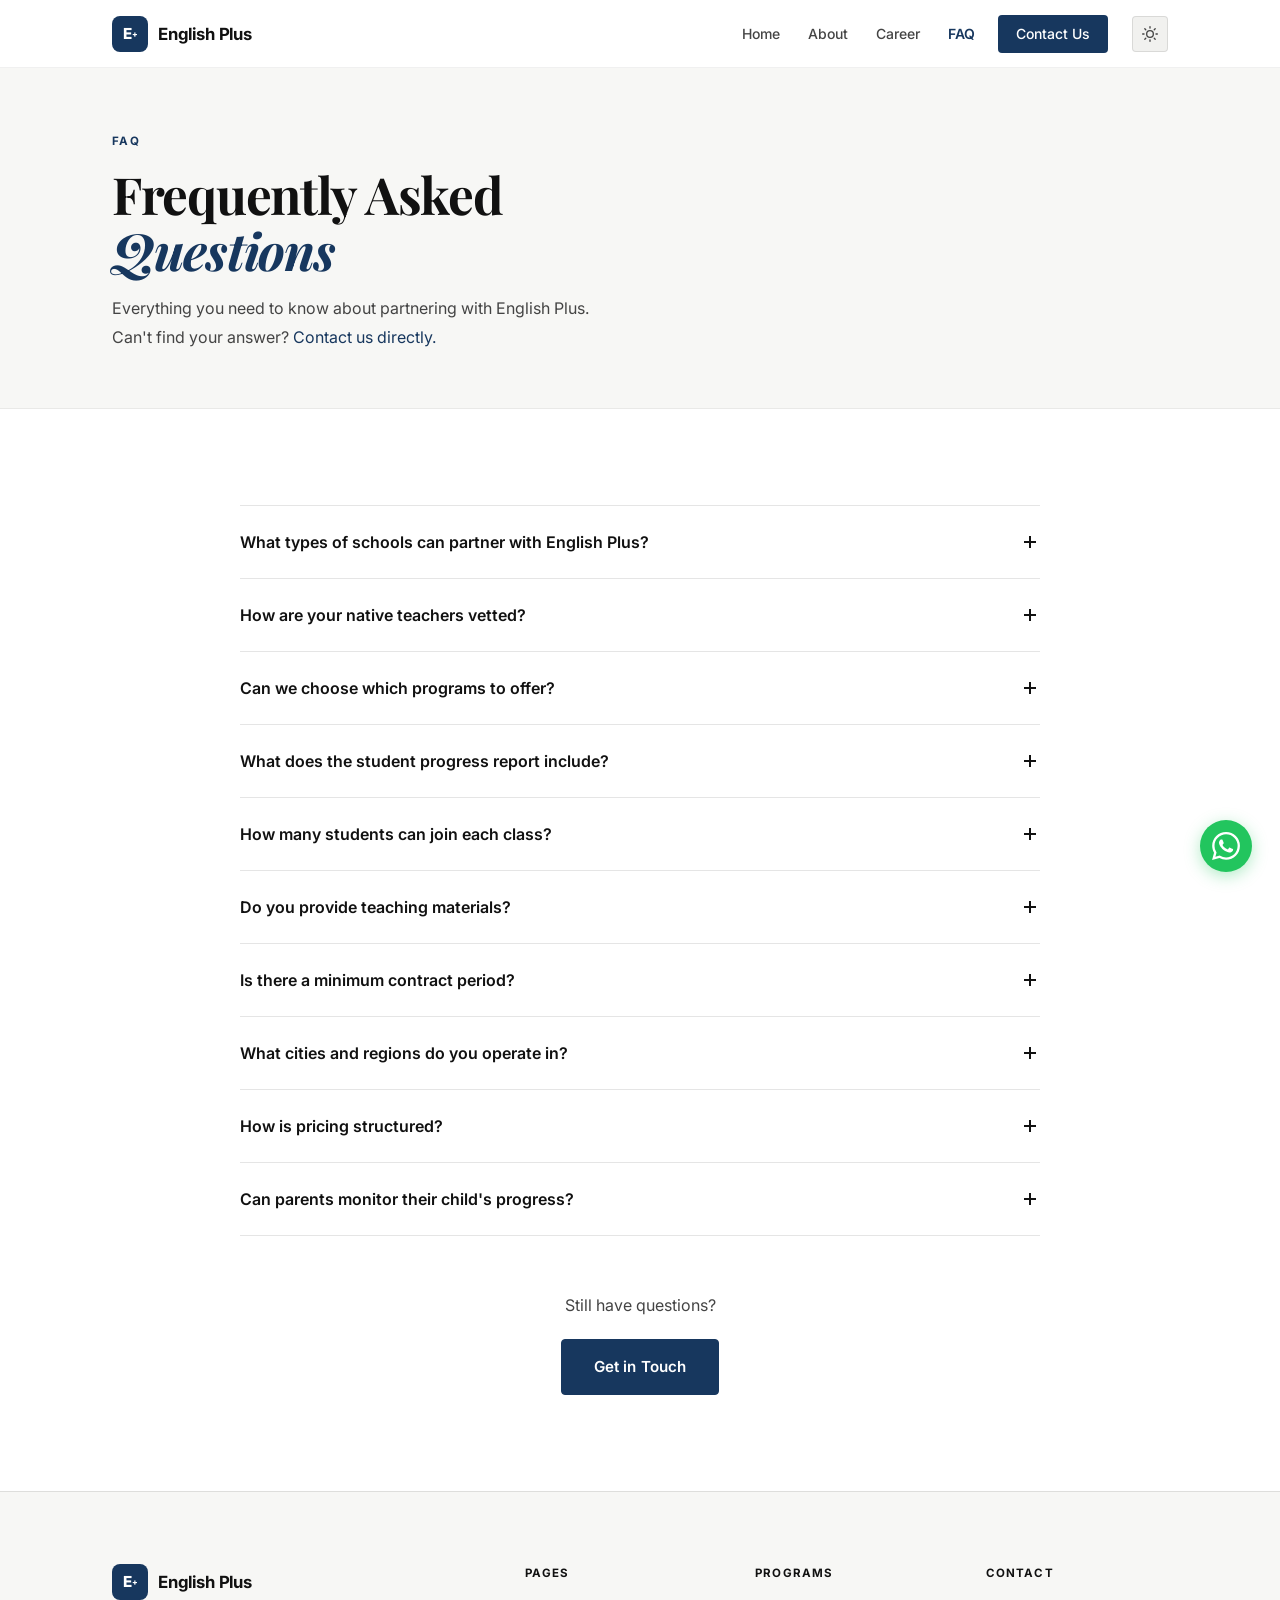
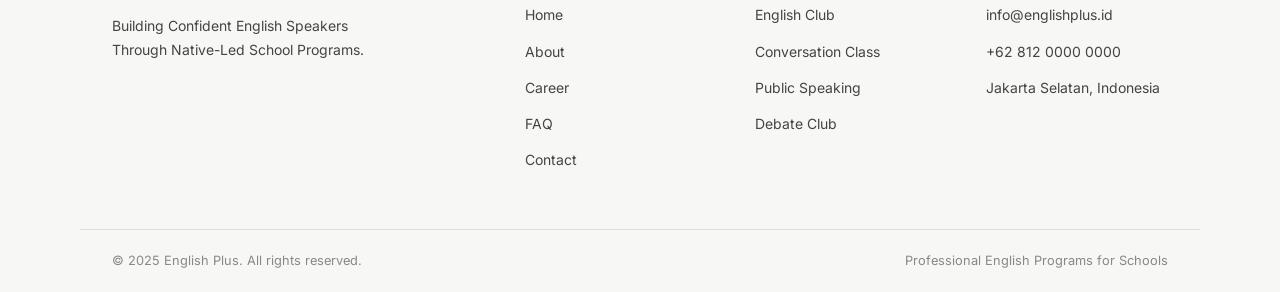
<file: faq.html>
<!DOCTYPE html>
<html lang="en">
  <head>
    <meta charset="UTF-8" />
    <meta name="viewport" content="width=device-width, initial-scale=1.0, maximum-scale=1" />
    <title>FAQ — English Plus</title>
    <meta name="description" content="Answers to the most common questions about partnering with English Plus for your school's English extracurricular programs." />
    <link rel="preconnect" href="https://fonts.googleapis.com">
    <link rel="preconnect" href="https://fonts.gstatic.com" crossorigin>
    <link href="https://fonts.googleapis.com/css2?family=Inter:ital,opsz,wght@0,14..32,300;0,14..32,400;0,14..32,500;0,14..32,600;0,14..32,700;0,14..32,800;1,14..32,400&family=Playfair+Display:wght@600;700&display=swap" rel="stylesheet">
    <link rel="stylesheet" href="style.css">
  </head>
  <body>

    <header class="navbar" id="navbar">
      <div class="container navbar__inner">
        <a href="index.html" class="navbar__logo">
          <span class="logo-icon">E<sup>+</sup></span>
          <span class="logo-text">English Plus</span>
        </a>
        <nav class="navbar__links" id="navLinks" aria-label="Main navigation">
          <a href="index.html">Home</a>
          <a href="about.html">About</a>
          <a href="career.html">Career</a>
          <a href="faq.html" class="active-page">FAQ</a>
          <a href="contact.html" class="nav-cta">Contact Us</a>
        </nav>
        <button class="theme-toggle" id="themeToggle" aria-label="Toggle dark mode">
          <svg id="iconSun" xmlns="http://www.w3.org/2000/svg" width="16" height="16" viewBox="0 0 24 24" fill="none" stroke="currentColor" stroke-width="2" stroke-linecap="round" stroke-linejoin="round" aria-hidden="true"><circle cx="12" cy="12" r="5"/><line x1="12" y1="1" x2="12" y2="3"/><line x1="12" y1="21" x2="12" y2="23"/><line x1="4.22" y1="4.22" x2="5.64" y2="5.64"/><line x1="18.36" y1="18.36" x2="19.78" y2="19.78"/><line x1="1" y1="12" x2="3" y2="12"/><line x1="21" y1="12" x2="23" y2="12"/><line x1="4.22" y1="19.78" x2="5.64" y2="18.36"/><line x1="18.36" y1="5.64" x2="19.78" y2="4.22"/></svg>
          <svg id="iconMoon" xmlns="http://www.w3.org/2000/svg" width="16" height="16" viewBox="0 0 24 24" fill="none" stroke="currentColor" stroke-width="2" stroke-linecap="round" stroke-linejoin="round" aria-hidden="true" style="display:none"><path d="M21 12.79A9 9 0 1 1 11.21 3 7 7 0 0 0 21 12.79z"/></svg>
        </button>
        <button class="navbar__hamburger" id="hamburger" aria-label="Toggle menu" aria-expanded="false">
          <span></span><span></span><span></span>
        </button>
      </div>
    </header>

    <main>

      <div class="page-header">
        <div class="container">
          <div class="section-tag">FAQ</div>
          <h1>Frequently Asked<br><em>Questions</em></h1>
          <p>Everything you need to know about partnering with English Plus. Can't find your answer? <a href="contact.html" style="color:var(--brand)">Contact us directly.</a></p>
        </div>
      </div>

      <section class="section faq">
        <div class="container">
          <div class="faq__list reveal">

            <div class="faq-item">
              <button class="faq-question" aria-expanded="false">
                <span>What types of schools can partner with English Plus?</span>
                <div class="faq-icon" aria-hidden="true"></div>
              </button>
              <div class="faq-answer" role="region">
                <p>We work with private schools, international schools, national-plus schools, and Islamic schools across Indonesia. Our programs are adaptable to any school structure and student demographic, from SD through SMA.</p>
              </div>
            </div>

            <div class="faq-item">
              <button class="faq-question" aria-expanded="false">
                <span>How are your native teachers vetted?</span>
                <div class="faq-icon" aria-hidden="true"></div>
              </button>
              <div class="faq-answer" role="region">
                <p>Every native teacher undergoes a multi-stage process including application review, demo teaching evaluation, background checks, visa and permit verification, and a comprehensive onboarding training. We also conduct ongoing classroom observations.</p>
              </div>
            </div>

            <div class="faq-item">
              <button class="faq-question" aria-expanded="false">
                <span>Can we choose which programs to offer?</span>
                <div class="faq-icon" aria-hidden="true"></div>
              </button>
              <div class="faq-answer" role="region">
                <p>Absolutely. During the consultation phase, we work with your team to select and customize the programs that best fit your school's vision, student age groups, and available time slots. There's no one-size-fits-all package.</p>
              </div>
            </div>

            <div class="faq-item">
              <button class="faq-question" aria-expanded="false">
                <span>What does the student progress report include?</span>
                <div class="faq-icon" aria-hidden="true"></div>
              </button>
              <div class="faq-answer" role="region">
                <p>Reports are delivered each term and include individual skill assessments (speaking, listening, vocabulary, pronunciation), participation scores, teacher notes, and a summary of program-wide learning outcomes. Reports can be shared with parents directly.</p>
              </div>
            </div>

            <div class="faq-item">
              <button class="faq-question" aria-expanded="false">
                <span>How many students can join each class?</span>
                <div class="faq-icon" aria-hidden="true"></div>
              </button>
              <div class="faq-answer" role="region">
                <p>We recommend groups of 12–20 students for optimal interaction. Larger groups can be accommodated with additional local assistant teacher support. Class sizes are finalized during the program design phase.</p>
              </div>
            </div>

            <div class="faq-item">
              <button class="faq-question" aria-expanded="false">
                <span>Do you provide teaching materials?</span>
                <div class="faq-icon" aria-hidden="true"></div>
              </button>
              <div class="faq-answer" role="region">
                <p>Yes. English Plus provides all curriculum frameworks, session plans, worksheets, and supplementary materials for every program. Schools only need to supply a suitable classroom space and basic AV equipment.</p>
              </div>
            </div>

            <div class="faq-item">
              <button class="faq-question" aria-expanded="false">
                <span>Is there a minimum contract period?</span>
                <div class="faq-icon" aria-hidden="true"></div>
              </button>
              <div class="faq-answer" role="region">
                <p>Our standard partnership is one academic semester, which allows students enough time to see meaningful progress. We also offer full-year and multi-year partnership arrangements with enhanced reporting and program development benefits.</p>
              </div>
            </div>

            <div class="faq-item">
              <button class="faq-question" aria-expanded="false">
                <span>What cities and regions do you operate in?</span>
                <div class="faq-icon" aria-hidden="true"></div>
              </button>
              <div class="faq-answer" role="region">
                <p>English Plus currently operates across Java, with active partnerships in Jakarta, Bogor, Tangerang, Bekasi, Bandung, Surabaya, and Yogyakarta. We are expanding to other major cities — contact us to discuss availability in your area.</p>
              </div>
            </div>

            <div class="faq-item">
              <button class="faq-question" aria-expanded="false">
                <span>How is pricing structured?</span>
                <div class="faq-icon" aria-hidden="true"></div>
              </button>
              <div class="faq-answer" role="region">
                <p>Pricing depends on the program type, session frequency, number of students, and whether a local assistant teacher is included. We provide a detailed proposal after the initial consultation. There are no hidden fees — everything is transparent and agreed upfront.</p>
              </div>
            </div>

            <div class="faq-item">
              <button class="faq-question" aria-expanded="false">
                <span>Can parents monitor their child's progress?</span>
                <div class="faq-icon" aria-hidden="true"></div>
              </button>
              <div class="faq-answer" role="region">
                <p>Yes. At the end of each term, schools receive individual student reports that can be distributed to parents. Some partner schools choose to share these directly via their school apps or parent-teacher meetings. We can tailor the report format to suit your parent communication style.</p>
              </div>
            </div>

          </div>

          <div class="section-more reveal" style="text-align:center; margin-top:56px;">
            <p style="color:var(--text-2); margin-bottom:20px;">Still have questions?</p>
            <a href="contact.html" class="btn btn-primary btn-lg">Get in Touch</a>
          </div>
        </div>
      </section>

    </main>

    <footer class="footer">
      <div class="container footer__inner">
        <div class="footer__brand">
          <a href="index.html" class="navbar__logo">
            <span class="logo-icon">E<sup>+</sup></span>
            <span class="logo-text">English Plus</span>
          </a>
          <p>Building Confident English Speakers Through Native-Led School Programs.</p>
        </div>
        <div class="footer__links">
          <h4>Pages</h4>
          <ul>
            <li><a href="index.html">Home</a></li>
            <li><a href="about.html">About</a></li>
            <li><a href="career.html">Career</a></li>
            <li><a href="faq.html">FAQ</a></li>
            <li><a href="contact.html">Contact</a></li>
          </ul>
        </div>
        <div class="footer__links">
          <h4>Programs</h4>
          <ul>
            <li><a href="about.html#programs">English Club</a></li>
            <li><a href="about.html#programs">Conversation Class</a></li>
            <li><a href="about.html#programs">Public Speaking</a></li>
            <li><a href="about.html#programs">Debate Club</a></li>
          </ul>
        </div>
        <div class="footer__links">
          <h4>Contact</h4>
          <ul>
            <li><a href="mailto:info@englishplus.id">info@englishplus.id</a></li>
            <li><a href="https://wa.me/6281200000000">+62 812 0000 0000</a></li>
            <li><span>Jakarta Selatan, Indonesia</span></li>
          </ul>
        </div>
      </div>
      <div class="footer__bottom">
        <div class="container">
          <span>&copy; 2025 English Plus. All rights reserved.</span>
          <span>Professional English Programs for Schools</span>
        </div>
      </div>
    </footer>

    <a href="https://wa.me/6281200000000" target="_blank" rel="noopener noreferrer" class="whatsapp-float" aria-label="Contact us on WhatsApp">
      <svg viewBox="0 0 24 24" fill="currentColor" width="28" height="28" aria-hidden="true"><path d="M17.472 14.382c-.297-.149-1.758-.867-2.03-.967-.273-.099-.471-.148-.67.15-.197.297-.767.966-.94 1.164-.173.199-.347.223-.644.075-.297-.15-1.255-.463-2.39-1.475-.883-.788-1.48-1.761-1.653-2.059-.173-.297-.018-.458.13-.606.134-.133.298-.347.446-.52.149-.174.198-.298.298-.497.099-.198.05-.371-.025-.52-.075-.149-.669-1.612-.916-2.207-.242-.579-.487-.5-.669-.51-.173-.008-.371-.01-.57-.01-.198 0-.52.074-.792.372-.272.297-1.04 1.016-1.04 2.479 0 1.462 1.065 2.875 1.213 3.074.149.198 2.096 3.2 5.077 4.487.709.306 1.262.489 1.694.625.712.227 1.36.195 1.871.118.571-.085 1.758-.719 2.006-1.413.248-.694.248-1.289.173-1.413-.074-.124-.272-.198-.57-.347m-5.421 7.403h-.004a9.87 9.87 0 01-5.031-1.378l-.361-.214-3.741.982.998-3.648-.235-.374a9.86 9.86 0 01-1.51-5.26c.001-5.45 4.436-9.884 9.888-9.884 2.64 0 5.122 1.03 6.988 2.898a9.825 9.825 0 012.893 6.994c-.003 5.45-4.437 9.884-9.885 9.884m8.413-18.297A11.815 11.815 0 0012.05 0C5.495 0 .16 5.335.157 11.892c0 2.096.547 4.142 1.588 5.945L.057 24l6.305-1.654a11.882 11.882 0 005.683 1.448h.005c6.554 0 11.89-5.335 11.893-11.893a11.821 11.821 0 00-3.48-8.413z"/></svg>
    </a>

    <script src="script.js"></script>
  </body>
</html>
</file>
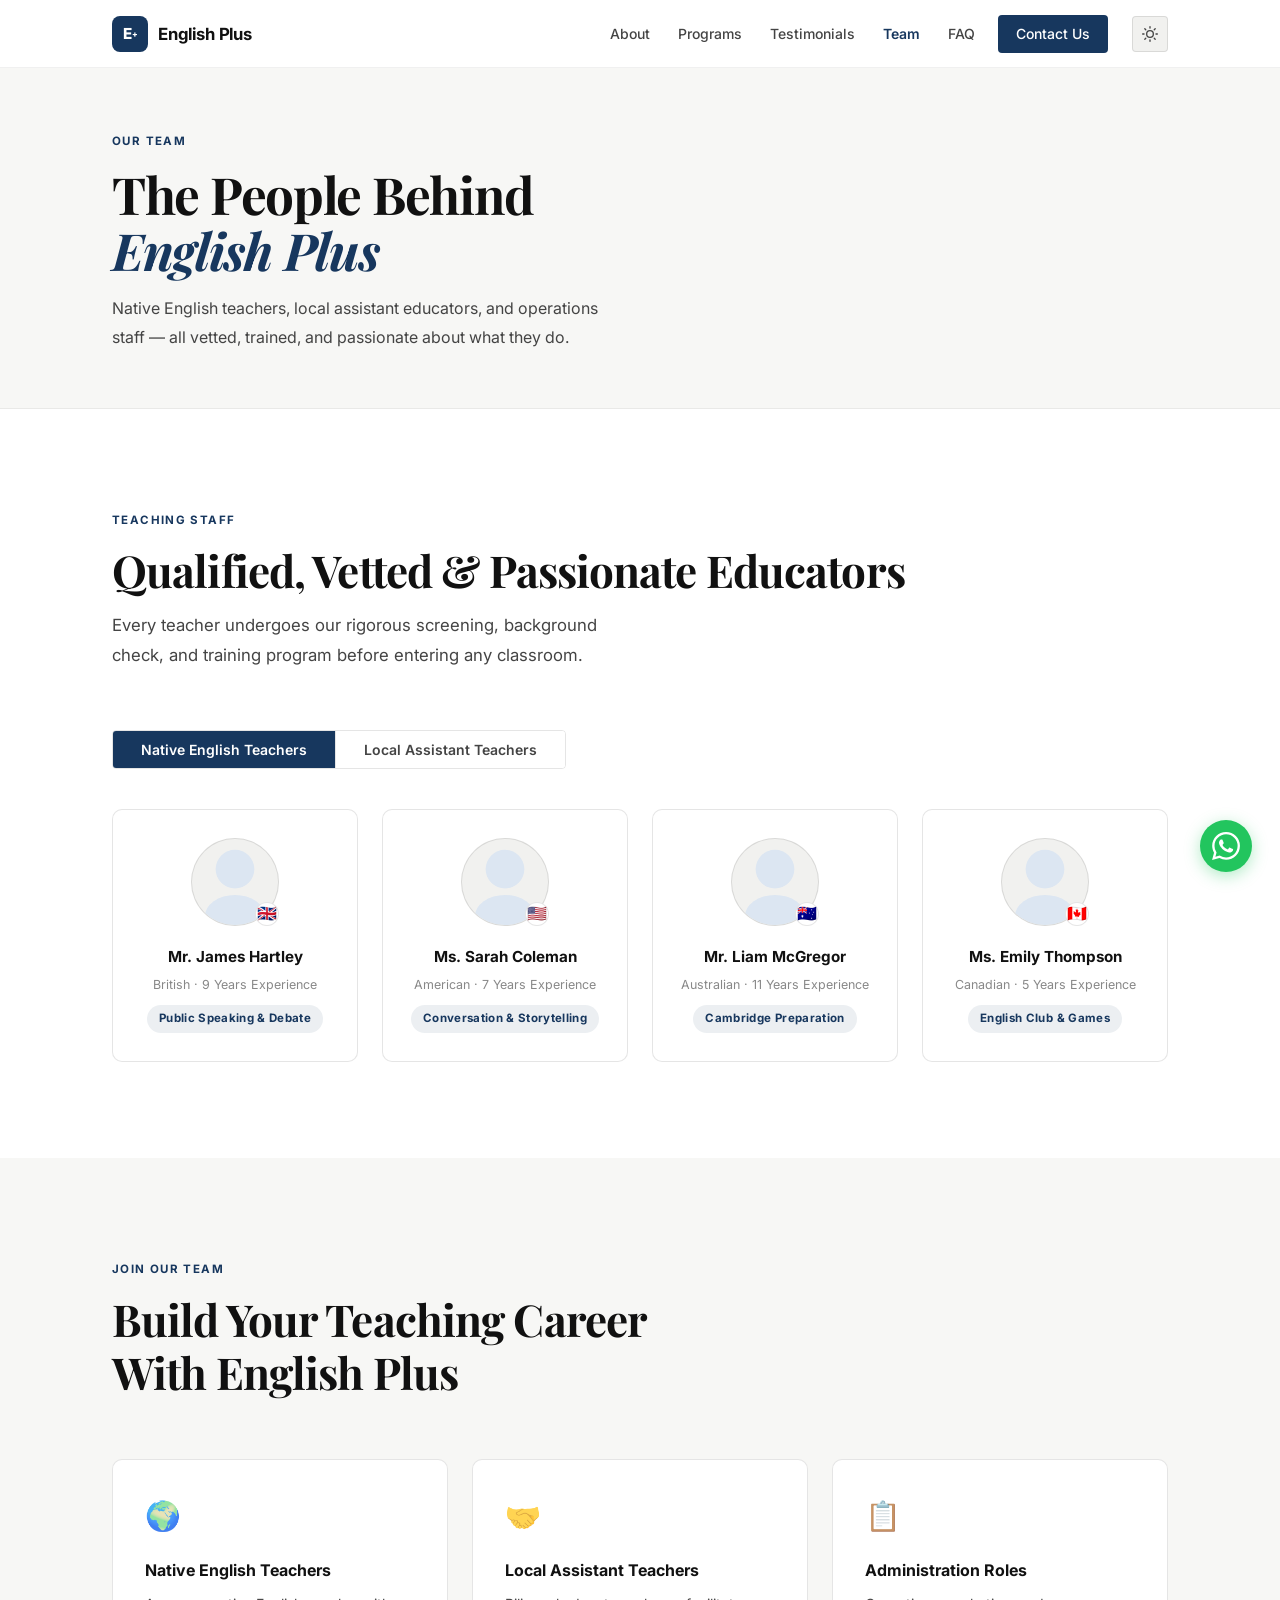
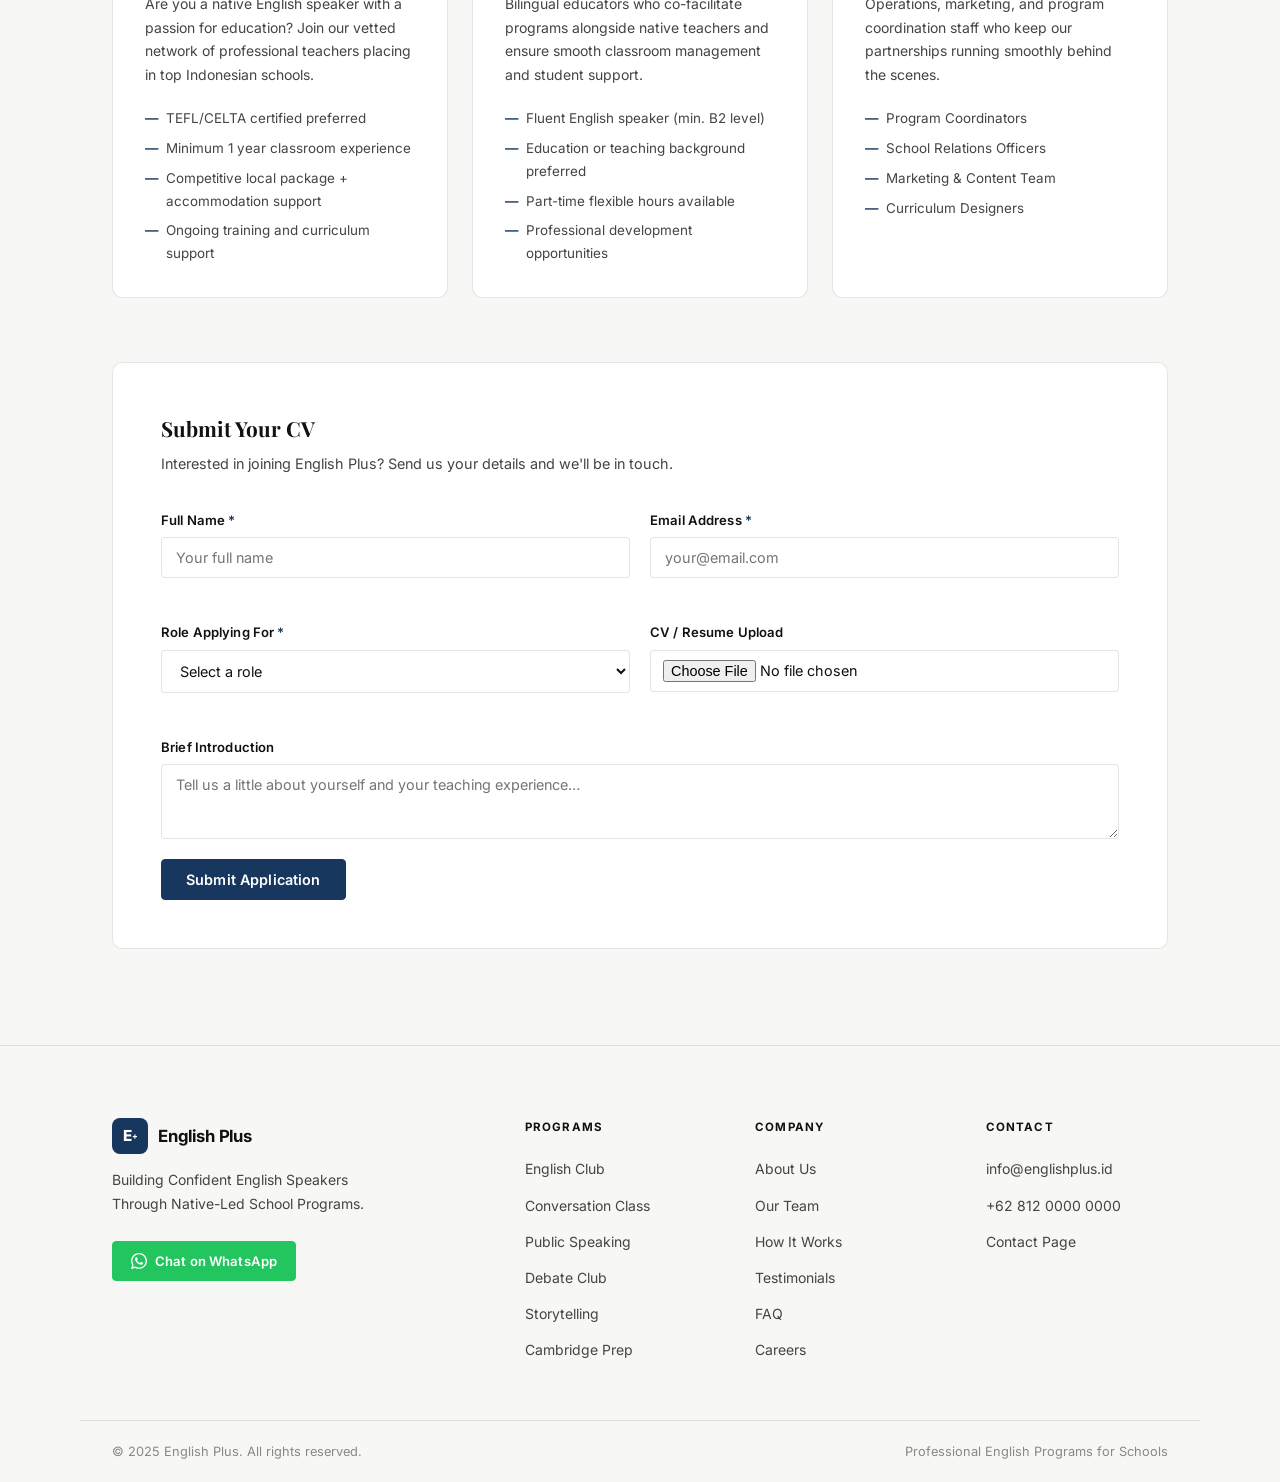
<file: team.html>
<!DOCTYPE html>
<html lang="en">
  <head>
    <meta charset="UTF-8" />
    <meta name="viewport" content="width=device-width, initial-scale=1.0, maximum-scale=1" />
    <title>Our Team — English Plus</title>
    <meta name="description" content="Meet the native English teachers, local assistant educators, and staff that make English Plus programs exceptional." />
    <link rel="preconnect" href="https://fonts.googleapis.com">
    <link rel="preconnect" href="https://fonts.gstatic.com" crossorigin>
    <link href="https://fonts.googleapis.com/css2?family=Inter:ital,opsz,wght@0,14..32,300;0,14..32,400;0,14..32,500;0,14..32,600;0,14..32,700;0,14..32,800;1,14..32,400&family=Playfair+Display:wght@600;700&display=swap" rel="stylesheet">
    <link rel="stylesheet" href="style.css">
  </head>
  <body>

    <!-- NAVIGATION -->
    <header class="navbar" id="navbar">
      <div class="container navbar__inner">
        <a href="index.html" class="navbar__logo">
          <span class="logo-icon">E<sup>+</sup></span>
          <span class="logo-text">English Plus</span>
        </a>
        <nav class="navbar__links" id="navLinks" aria-label="Main navigation">
          <a href="/#about">About</a>
          <a href="/#programs">Programs</a>
          <a href="/#testimonials">Testimonials</a>
          <a href="team.html" class="active-page">Team</a>
          <a href="faq.html">FAQ</a>
          <a href="contact.html" class="nav-cta">Contact Us</a>
        </nav>
        <button class="theme-toggle" id="themeToggle" aria-label="Toggle dark mode" title="Toggle dark/light mode">
          <svg id="iconSun" xmlns="http://www.w3.org/2000/svg" width="16" height="16" viewBox="0 0 24 24" fill="none" stroke="currentColor" stroke-width="2" stroke-linecap="round" stroke-linejoin="round" aria-hidden="true"><circle cx="12" cy="12" r="5"/><line x1="12" y1="1" x2="12" y2="3"/><line x1="12" y1="21" x2="12" y2="23"/><line x1="4.22" y1="4.22" x2="5.64" y2="5.64"/><line x1="18.36" y1="18.36" x2="19.78" y2="19.78"/><line x1="1" y1="12" x2="3" y2="12"/><line x1="21" y1="12" x2="23" y2="12"/><line x1="4.22" y1="19.78" x2="5.64" y2="18.36"/><line x1="18.36" y1="5.64" x2="19.78" y2="4.22"/></svg>
          <svg id="iconMoon" xmlns="http://www.w3.org/2000/svg" width="16" height="16" viewBox="0 0 24 24" fill="none" stroke="currentColor" stroke-width="2" stroke-linecap="round" stroke-linejoin="round" aria-hidden="true" style="display:none"><path d="M21 12.79A9 9 0 1 1 11.21 3 7 7 0 0 0 21 12.79z"/></svg>
        </button>
        <button class="navbar__hamburger" id="hamburger" aria-label="Toggle menu" aria-expanded="false">
          <span></span><span></span><span></span>
        </button>
      </div>
    </header>

    <main>

      <!-- PAGE HEADER -->
      <div class="page-header">
        <div class="container">
          <div class="section-tag">Our Team</div>
          <h1>The People Behind<br><em>English Plus</em></h1>
          <p>Native English teachers, local assistant educators, and operations staff — all vetted, trained, and passionate about what they do.</p>
        </div>
      </div>

      <!-- TEACHERS — Full with tabs -->
      <section class="section teachers" id="teachers">
        <div class="container">
          <div class="section-header reveal">
            <div class="section-tag">Teaching Staff</div>
            <h2>Qualified, Vetted &amp; Passionate Educators</h2>
            <p>Every teacher undergoes our rigorous screening, background check, and training program before entering any classroom.</p>
          </div>
          <div class="teachers__tabs reveal" role="tablist" aria-label="Teacher categories">
            <button class="tab-btn active" data-tab="native" role="tab" aria-selected="true">Native English Teachers</button>
            <button class="tab-btn" data-tab="local" role="tab" aria-selected="false">Local Assistant Teachers</button>
          </div>
          <div class="teachers__grid" id="teacherGrid">
            <div class="teacher-card reveal" data-type="native">
              <div class="teacher-photo">
                <div class="teacher-photo-placeholder">
                  <svg viewBox="0 0 80 80" fill="none" xmlns="http://www.w3.org/2000/svg" aria-hidden="true"><circle cx="40" cy="28" r="18" fill="#dce6f2"/><ellipse cx="40" cy="72" rx="28" ry="20" fill="#dce6f2"/></svg>
                </div>
                <div class="teacher-flag" aria-label="British">🇬🇧</div>
              </div>
              <div class="teacher-info">
                <h4>Mr. James Hartley</h4>
                <span class="teacher-nationality">British &middot; 9 Years Experience</span>
                <span class="teacher-spec">Public Speaking &amp; Debate</span>
              </div>
            </div>
            <div class="teacher-card reveal" data-type="native">
              <div class="teacher-photo">
                <div class="teacher-photo-placeholder">
                  <svg viewBox="0 0 80 80" fill="none" xmlns="http://www.w3.org/2000/svg" aria-hidden="true"><circle cx="40" cy="28" r="18" fill="#dce6f2"/><ellipse cx="40" cy="72" rx="28" ry="20" fill="#dce6f2"/></svg>
                </div>
                <div class="teacher-flag" aria-label="American">🇺🇸</div>
              </div>
              <div class="teacher-info">
                <h4>Ms. Sarah Coleman</h4>
                <span class="teacher-nationality">American &middot; 7 Years Experience</span>
                <span class="teacher-spec">Conversation &amp; Storytelling</span>
              </div>
            </div>
            <div class="teacher-card reveal" data-type="native">
              <div class="teacher-photo">
                <div class="teacher-photo-placeholder">
                  <svg viewBox="0 0 80 80" fill="none" xmlns="http://www.w3.org/2000/svg" aria-hidden="true"><circle cx="40" cy="28" r="18" fill="#dce6f2"/><ellipse cx="40" cy="72" rx="28" ry="20" fill="#dce6f2"/></svg>
                </div>
                <div class="teacher-flag" aria-label="Australian">🇦🇺</div>
              </div>
              <div class="teacher-info">
                <h4>Mr. Liam McGregor</h4>
                <span class="teacher-nationality">Australian &middot; 11 Years Experience</span>
                <span class="teacher-spec">Cambridge Preparation</span>
              </div>
            </div>
            <div class="teacher-card reveal" data-type="native">
              <div class="teacher-photo">
                <div class="teacher-photo-placeholder">
                  <svg viewBox="0 0 80 80" fill="none" xmlns="http://www.w3.org/2000/svg" aria-hidden="true"><circle cx="40" cy="28" r="18" fill="#dce6f2"/><ellipse cx="40" cy="72" rx="28" ry="20" fill="#dce6f2"/></svg>
                </div>
                <div class="teacher-flag" aria-label="Canadian">🇨🇦</div>
              </div>
              <div class="teacher-info">
                <h4>Ms. Emily Thompson</h4>
                <span class="teacher-nationality">Canadian &middot; 5 Years Experience</span>
                <span class="teacher-spec">English Club &amp; Games</span>
              </div>
            </div>
            <div class="teacher-card reveal hidden" data-type="local">
              <div class="teacher-photo">
                <div class="teacher-photo-placeholder local">
                  <svg viewBox="0 0 80 80" fill="none" xmlns="http://www.w3.org/2000/svg" aria-hidden="true"><circle cx="40" cy="28" r="18" fill="#dce6f2"/><ellipse cx="40" cy="72" rx="28" ry="20" fill="#dce6f2"/></svg>
                </div>
                <div class="teacher-flag" aria-label="Indonesian">🇮🇩</div>
              </div>
              <div class="teacher-info">
                <h4>Ibu Dewi Rahayu</h4>
                <span class="teacher-nationality">Indonesian &middot; 8 Years Experience</span>
                <span class="teacher-spec">Elementary English Facilitation</span>
              </div>
            </div>
            <div class="teacher-card reveal hidden" data-type="local">
              <div class="teacher-photo">
                <div class="teacher-photo-placeholder local">
                  <svg viewBox="0 0 80 80" fill="none" xmlns="http://www.w3.org/2000/svg" aria-hidden="true"><circle cx="40" cy="28" r="18" fill="#dce6f2"/><ellipse cx="40" cy="72" rx="28" ry="20" fill="#dce6f2"/></svg>
                </div>
                <div class="teacher-flag" aria-label="Indonesian">🇮🇩</div>
              </div>
              <div class="teacher-info">
                <h4>Bapak Riko Santoso</h4>
                <span class="teacher-nationality">Indonesian &middot; 6 Years Experience</span>
                <span class="teacher-spec">Classroom Coordination &amp; Support</span>
              </div>
            </div>
            <div class="teacher-card reveal hidden" data-type="local">
              <div class="teacher-photo">
                <div class="teacher-photo-placeholder local">
                  <svg viewBox="0 0 80 80" fill="none" xmlns="http://www.w3.org/2000/svg" aria-hidden="true"><circle cx="40" cy="28" r="18" fill="#dce6f2"/><ellipse cx="40" cy="72" rx="28" ry="20" fill="#dce6f2"/></svg>
                </div>
                <div class="teacher-flag" aria-label="Indonesian">🇮🇩</div>
              </div>
              <div class="teacher-info">
                <h4>Ibu Sari Wulandari</h4>
                <span class="teacher-nationality">Indonesian &middot; 10 Years Experience</span>
                <span class="teacher-spec">Senior High Support &amp; Mentoring</span>
              </div>
            </div>
            <div class="teacher-card reveal hidden" data-type="local">
              <div class="teacher-photo">
                <div class="teacher-photo-placeholder local">
                  <svg viewBox="0 0 80 80" fill="none" xmlns="http://www.w3.org/2000/svg" aria-hidden="true"><circle cx="40" cy="28" r="18" fill="#dce6f2"/><ellipse cx="40" cy="72" rx="28" ry="20" fill="#dce6f2"/></svg>
                </div>
                <div class="teacher-flag" aria-label="Indonesian">🇮🇩</div>
              </div>
              <div class="teacher-info">
                <h4>Bapak Andi Firmansyah</h4>
                <span class="teacher-nationality">Indonesian &middot; 4 Years Experience</span>
                <span class="teacher-spec">Camp Activities &amp; Program Logistics</span>
              </div>
            </div>
          </div>
        </div>
      </section>

      <!-- CAREERS -->
      <section class="section careers bg-subtle" id="careers">
        <div class="container">
          <div class="section-header reveal">
            <div class="section-tag">Join Our Team</div>
            <h2>Build Your Teaching Career<br>With English Plus</h2>
          </div>
          <div class="careers__grid">
            <div class="career-card reveal">
              <div class="career-card__icon" aria-hidden="true">🌍</div>
              <h3>Native English Teachers</h3>
              <p>Are you a native English speaker with a passion for education? Join our vetted network of professional teachers placing in top Indonesian schools.</p>
              <ul>
                <li>TEFL/CELTA certified preferred</li>
                <li>Minimum 1 year classroom experience</li>
                <li>Competitive local package + accommodation support</li>
                <li>Ongoing training and curriculum support</li>
              </ul>
            </div>
            <div class="career-card reveal">
              <div class="career-card__icon" aria-hidden="true">🤝</div>
              <h3>Local Assistant Teachers</h3>
              <p>Bilingual educators who co-facilitate programs alongside native teachers and ensure smooth classroom management and student support.</p>
              <ul>
                <li>Fluent English speaker (min. B2 level)</li>
                <li>Education or teaching background preferred</li>
                <li>Part-time flexible hours available</li>
                <li>Professional development opportunities</li>
              </ul>
            </div>
            <div class="career-card reveal">
              <div class="career-card__icon" aria-hidden="true">📋</div>
              <h3>Administration Roles</h3>
              <p>Operations, marketing, and program coordination staff who keep our partnerships running smoothly behind the scenes.</p>
              <ul>
                <li>Program Coordinators</li>
                <li>School Relations Officers</li>
                <li>Marketing &amp; Content Team</li>
                <li>Curriculum Designers</li>
              </ul>
            </div>
          </div>

          <div class="careers__form reveal">
            <h3>Submit Your CV</h3>
            <p>Interested in joining English Plus? Send us your details and we'll be in touch.</p>
            <form id="careerForm" novalidate>
              <div class="form-row">
                <div class="form-group">
                  <label for="careerName">Full Name <span class="required">*</span></label>
                  <input type="text" id="careerName" name="careerName" placeholder="Your full name" required />
                  <span class="field-error" aria-live="polite"></span>
                </div>
                <div class="form-group">
                  <label for="careerEmail">Email Address <span class="required">*</span></label>
                  <input type="email" id="careerEmail" name="careerEmail" placeholder="your@email.com" required />
                  <span class="field-error" aria-live="polite"></span>
                </div>
              </div>
              <div class="form-row">
                <div class="form-group">
                  <label for="careerPosition">Role Applying For <span class="required">*</span></label>
                  <select id="careerPosition" name="careerPosition" required>
                    <option value="">Select a role</option>
                    <option>Native English Teacher</option>
                    <option>Local Assistant Teacher</option>
                    <option>Program Coordinator</option>
                    <option>School Relations Officer</option>
                    <option>Marketing &amp; Content</option>
                    <option>Other</option>
                  </select>
                  <span class="field-error" aria-live="polite"></span>
                </div>
                <div class="form-group">
                  <label for="careerCV">CV / Resume Upload</label>
                  <input type="file" id="careerCV" name="careerCV" accept=".pdf,.doc,.docx" />
                </div>
              </div>
              <div class="form-group">
                <label for="careerMessage">Brief Introduction</label>
                <textarea id="careerMessage" name="careerMessage" rows="3" placeholder="Tell us a little about yourself and your teaching experience…"></textarea>
              </div>
              <button type="submit" class="btn btn-primary">Submit Application</button>
              <div class="form-success-msg" id="careerSuccess" aria-live="polite"></div>
            </form>
          </div>
        </div>
      </section>

    </main>

    <!-- FOOTER -->
    <footer class="footer">
      <div class="container footer__inner">
        <div class="footer__brand">
          <a href="index.html" class="navbar__logo">
            <span class="logo-icon">E<sup>+</sup></span>
            <span class="logo-text">English Plus</span>
          </a>
          <p>Building Confident English Speakers Through Native-Led School Programs.</p>
          <a href="https://wa.me/6281200000000" target="_blank" rel="noopener noreferrer" class="btn btn-whatsapp btn-sm">
            <svg viewBox="0 0 24 24" fill="currentColor" width="16" height="16" aria-hidden="true"><path d="M17.472 14.382c-.297-.149-1.758-.867-2.03-.967-.273-.099-.471-.148-.67.15-.197.297-.767.966-.94 1.164-.173.199-.347.223-.644.075-.297-.15-1.255-.463-2.39-1.475-.883-.788-1.48-1.761-1.653-2.059-.173-.297-.018-.458.13-.606.134-.133.298-.347.446-.52.149-.174.198-.298.298-.497.099-.198.05-.371-.025-.52-.075-.149-.669-1.612-.916-2.207-.242-.579-.487-.5-.669-.51-.173-.008-.371-.01-.57-.01-.198 0-.52.074-.792.372-.272.297-1.04 1.016-1.04 2.479 0 1.462 1.065 2.875 1.213 3.074.149.198 2.096 3.2 5.077 4.487.709.306 1.262.489 1.694.625.712.227 1.36.195 1.871.118.571-.085 1.758-.719 2.006-1.413.248-.694.248-1.289.173-1.413-.074-.124-.272-.198-.57-.347m-5.421 7.403h-.004a9.87 9.87 0 01-5.031-1.378l-.361-.214-3.741.982.998-3.648-.235-.374a9.86 9.86 0 01-1.51-5.26c.001-5.45 4.436-9.884 9.888-9.884 2.64 0 5.122 1.03 6.988 2.898a9.825 9.825 0 012.893 6.994c-.003 5.45-4.437 9.884-9.885 9.884m8.413-18.297A11.815 11.815 0 0012.05 0C5.495 0 .16 5.335.157 11.892c0 2.096.547 4.142 1.588 5.945L.057 24l6.305-1.654a11.882 11.882 0 005.683 1.448h.005c6.554 0 11.89-5.335 11.893-11.893a11.821 11.821 0 00-3.48-8.413z"/></svg>
            Chat on WhatsApp
          </a>
        </div>
        <div class="footer__links">
          <h4>Programs</h4>
          <ul>
            <li><a href="/#programs">English Club</a></li>
            <li><a href="/#programs">Conversation Class</a></li>
            <li><a href="/#programs">Public Speaking</a></li>
            <li><a href="/#programs">Debate Club</a></li>
            <li><a href="/#programs">Storytelling</a></li>
            <li><a href="/#programs">Cambridge Prep</a></li>
          </ul>
        </div>
        <div class="footer__links">
          <h4>Company</h4>
          <ul>
            <li><a href="/#about">About Us</a></li>
            <li><a href="team.html">Our Team</a></li>
            <li><a href="/#how-it-works">How It Works</a></li>
            <li><a href="/#testimonials">Testimonials</a></li>
            <li><a href="faq.html">FAQ</a></li>
            <li><a href="#careers">Careers</a></li>
          </ul>
        </div>
        <div class="footer__links">
          <h4>Contact</h4>
          <ul>
            <li><a href="mailto:info@englishplus.id">info@englishplus.id</a></li>
            <li><a href="https://wa.me/6281200000000">+62 812 0000 0000</a></li>
            <li><a href="contact.html">Contact Page</a></li>
          </ul>
        </div>
      </div>
      <div class="footer__bottom">
        <div class="container">
          <span>&copy; 2025 English Plus. All rights reserved.</span>
          <span>Professional English Programs for Schools</span>
        </div>
      </div>
    </footer>

    <a href="https://wa.me/6281200000000" target="_blank" rel="noopener noreferrer" class="whatsapp-float" aria-label="Contact us on WhatsApp">
      <svg viewBox="0 0 24 24" fill="currentColor" width="28" height="28" aria-hidden="true"><path d="M17.472 14.382c-.297-.149-1.758-.867-2.03-.967-.273-.099-.471-.148-.67.15-.197.297-.767.966-.94 1.164-.173.199-.347.223-.644.075-.297-.15-1.255-.463-2.39-1.475-.883-.788-1.48-1.761-1.653-2.059-.173-.297-.018-.458.13-.606.134-.133.298-.347.446-.52.149-.174.198-.298.298-.497.099-.198.05-.371-.025-.52-.075-.149-.669-1.612-.916-2.207-.242-.579-.487-.5-.669-.51-.173-.008-.371-.01-.57-.01-.198 0-.52.074-.792.372-.272.297-1.04 1.016-1.04 2.479 0 1.462 1.065 2.875 1.213 3.074.149.198 2.096 3.2 5.077 4.487.709.306 1.262.489 1.694.625.712.227 1.36.195 1.871.118.571-.085 1.758-.719 2.006-1.413.248-.694.248-1.289.173-1.413-.074-.124-.272-.198-.57-.347m-5.421 7.403h-.004a9.87 9.87 0 01-5.031-1.378l-.361-.214-3.741.982.998-3.648-.235-.374a9.86 9.86 0 01-1.51-5.26c.001-5.45 4.436-9.884 9.888-9.884 2.64 0 5.122 1.03 6.988 2.898a9.825 9.825 0 012.893 6.994c-.003 5.45-4.437 9.884-9.885 9.884m8.413-18.297A11.815 11.815 0 0012.05 0C5.495 0 .16 5.335.157 11.892c0 2.096.547 4.142 1.588 5.945L.057 24l6.305-1.654a11.882 11.882 0 005.683 1.448h.005c6.554 0 11.89-5.335 11.893-11.893a11.821 11.821 0 00-3.48-8.413z"/></svg>
    </a>

    <script src="script.js"></script>
  </body>
</html>
</file>
<file: style.css>
/* ============================================================
   ENGLISH PLUS — Redesigned Stylesheet
   Philosophy: Clean, editorial, generous whitespace.
   One brand color, strong typography, nothing decorative
   that doesn't earn its place.
   ============================================================ */

/* --- RESET & BASE ------------------------------------------ */
*, *::before, *::after { box-sizing: border-box; margin: 0; padding: 0; }
html { scroll-behavior: smooth; font-size: 16px; }
body {
  font-family: 'Inter', system-ui, -apple-system, sans-serif;
  background: var(--bg);
  color: var(--text);
  line-height: 1.7;
  -webkit-font-smoothing: antialiased;
  transition: background 0.3s ease, color 0.3s ease;
}
img { max-width: 100%; height: auto; display: block; }
a { text-decoration: none; color: inherit; }
ul { list-style: none; }
button { cursor: pointer; font-family: inherit; border: none; background: none; }
input, textarea, select { font-family: inherit; font-size: 1rem; }

/* --- LIGHT MODE TOKENS ------------------------------------- */
:root {
  --brand:      #17375E;
  --brand-mid:  #1e4a7a;
  --brand-lt:   rgba(23,55,94,.08);
  --accent:     #17375E;

  --bg:         #ffffff;
  --bg-subtle:  #F7F7F5;
  --bg-card:    #ffffff;
  --bg-inset:   #F1F1EF;

  --text:       #111111;
  --text-2:     #444444;
  --text-3:     #888888;

  --line:       rgba(0,0,0,.10);
  --line-soft:  rgba(0,0,0,.06);

  --shadow-xs:  0 1px 3px rgba(0,0,0,.05);
  --shadow-sm:  0 2px 8px rgba(0,0,0,.06);
  --shadow:     0 4px 20px rgba(0,0,0,.07);
  --shadow-md:  0 8px 32px rgba(0,0,0,.09);

  --radius-sm:  4px;
  --radius:     10px;
  --radius-lg:  16px;
  --t:          0.22s ease;
  --nav-h:      68px;
}

/* --- DARK MODE TOKENS -------------------------------------- */
[data-theme="dark"] {
  --brand:      #5B9BD5;
  --brand-mid:  #4a8ac4;
  --brand-lt:   rgba(91,155,213,.12);
  --accent:     #5B9BD5;

  --bg:         #0E0E0E;
  --bg-subtle:  #161616;
  --bg-card:    #1A1A1A;
  --bg-inset:   #222222;

  --text:       #F0F0F0;
  --text-2:     #AAAAAA;
  --text-3:     #666666;

  --line:       rgba(255,255,255,.10);
  --line-soft:  rgba(255,255,255,.05);

  --shadow-xs:  0 1px 3px rgba(0,0,0,.25);
  --shadow-sm:  0 2px 8px rgba(0,0,0,.3);
  --shadow:     0 4px 20px rgba(0,0,0,.35);
  --shadow-md:  0 8px 32px rgba(0,0,0,.4);
}

/* --- UTILITY ----------------------------------------------- */
.container { max-width: 1120px; margin: 0 auto; padding: 0 32px; }
.section { padding: 96px 0; }
.bg-subtle { background: var(--bg-subtle); }

.hidden { display: none !important; }

/* --- SCROLL REVEAL ----------------------------------------- */
.reveal {
  opacity: 0;
  transform: translateY(20px);
  transition: opacity 0.55s ease, transform 0.55s ease;
}
.reveal.visible { opacity: 1; transform: translateY(0); }
.reveal:nth-child(2) { transition-delay: .07s; }
.reveal:nth-child(3) { transition-delay: .14s; }
.reveal:nth-child(4) { transition-delay: .21s; }
.reveal:nth-child(5) { transition-delay: .28s; }
.reveal:nth-child(6) { transition-delay: .35s; }
.reveal:nth-child(7) { transition-delay: .42s; }

/* --- SECTION HEADER --------------------------------------- */
.section-header { margin-bottom: 60px; }
.section-header.centered { text-align: center; }
.section-header.centered p { margin: 0 auto; }

.section-header h2 {
  font-family: 'Playfair Display', Georgia, serif;
  font-size: clamp(1.85rem, 3.5vw, 2.75rem);
  font-weight: 700;
  color: var(--text);
  line-height: 1.2;
  margin-bottom: 14px;
  letter-spacing: -.02em;
}
.section-header p {
  max-width: 540px;
  color: var(--text-2);
  font-size: 1.05rem;
  line-height: 1.75;
}
.section-tag {
  display: inline-block;
  font-size: .72rem;
  font-weight: 700;
  letter-spacing: .12em;
  text-transform: uppercase;
  color: var(--brand);
  margin-bottom: 14px;
}

/* --- BUTTONS ---------------------------------------------- */
.btn {
  display: inline-flex;
  align-items: center;
  gap: 8px;
  padding: 11px 24px;
  border-radius: var(--radius-sm);
  font-size: .9rem;
  font-weight: 600;
  transition: all var(--t);
  cursor: pointer;
  white-space: nowrap;
  border: 1.5px solid transparent;
  letter-spacing: .01em;
}
.btn-lg { padding: 14px 32px; font-size: .95rem; }
.btn-sm { padding: 8px 18px; font-size: .82rem; }

.btn-primary {
  background: var(--brand);
  color: #fff;
  border-color: var(--brand);
}
.btn-primary:hover {
  background: var(--brand-mid);
  border-color: var(--brand-mid);
  transform: translateY(-1px);
  box-shadow: 0 4px 16px rgba(23,55,94,.25);
}
[data-theme="dark"] .btn-primary:hover {
  box-shadow: 0 4px 16px rgba(91,155,213,.3);
}

.btn-outline {
  background: transparent;
  color: var(--text);
  border-color: var(--line);
}
.btn-outline:hover {
  border-color: var(--brand);
  color: var(--brand);
  transform: translateY(-1px);
}

.btn-ghost {
  background: transparent;
  color: var(--text-2);
  border-color: transparent;
  padding-left: 0;
}
.btn-ghost:hover { color: var(--brand); }

.btn-whatsapp {
  background: #22c55e;
  color: #fff;
  border-color: #22c55e;
}
.btn-whatsapp:hover {
  background: #16a34a;
  border-color: #16a34a;
  transform: translateY(-1px);
}

/* --- PAGE HEADER (inner pages) ---------------------------- */
.page-header {
  padding: 64px 0 56px;
  border-bottom: 1px solid var(--line-soft);
  background: var(--bg-subtle);
}
.page-header .section-tag { display: block; margin-bottom: 14px; }
.page-header h1 {
  font-family: 'Playfair Display', Georgia, serif;
  font-size: clamp(2rem, 4.5vw, 3.2rem);
  font-weight: 700;
  color: var(--text);
  letter-spacing: -.025em;
  line-height: 1.1;
  margin-bottom: 16px;
}
.page-header h1 em { font-style: italic; color: var(--brand); }
.page-header p { max-width: 520px; color: var(--text-2); font-size: 1rem; line-height: 1.8; }

/* --- SECTION MORE / LINK ---------------------------------- */
.section-more { margin-top: 40px; }
.section-link {
  display: inline-flex;
  align-items: center;
  gap: 8px;
  font-size: .875rem;
  font-weight: 600;
  color: var(--brand);
  border-bottom: 1px solid var(--brand-lt);
  padding-bottom: 2px;
  transition: gap var(--t), border-color var(--t);
}
.section-link:hover { gap: 14px; border-color: var(--brand); }
.section-link span { font-size: 1rem; }

/* --- SECTION STRIP (join our team banner) ----------------- */
.section-strip { padding: 64px 0; }
.section-strip__inner {
  display: flex;
  align-items: center;
  justify-content: space-between;
  gap: 32px;
  flex-wrap: wrap;
}
.section-strip__text { max-width: 560px; }
.section-strip__text .section-tag { display: block; margin-bottom: 10px; }
.section-strip__text h2 {
  font-family: 'Playfair Display', Georgia, serif;
  font-size: clamp(1.5rem, 2.5vw, 1.9rem);
  font-weight: 700;
  color: var(--text);
  letter-spacing: -.02em;
  margin-bottom: 8px;
}
.section-strip__text p { color: var(--text-2); font-size: .95rem; line-height: 1.7; }

/* --- ACTIVE PAGE LINK ------------------------------------- */
.navbar__links a.active-page {
  color: var(--brand);
  font-weight: 600;
}

/* --- NAVBAR ----------------------------------------------- */
.navbar {
  position: sticky;
  top: 0;
  z-index: 999;
  height: var(--nav-h);
  background: var(--bg);
  border-bottom: 1px solid var(--line-soft);
  transition: border-color var(--t), background 0.3s ease, box-shadow var(--t);
}
.navbar.scrolled { box-shadow: 0 1px 16px rgba(0,0,0,.07); }
[data-theme="dark"] .navbar.scrolled { box-shadow: 0 1px 16px rgba(0,0,0,.4); }

.navbar__inner {
  display: flex;
  align-items: center;
  justify-content: space-between;
  height: var(--nav-h);
  gap: 24px;
}
.navbar__logo {
  display: flex;
  align-items: center;
  gap: 10px;
  font-weight: 700;
  color: var(--text);
  flex-shrink: 0;
}
.logo-icon {
  width: 36px;
  height: 36px;
  background: var(--brand);
  color: #fff;
  border-radius: 8px;
  font-size: .95rem;
  font-weight: 800;
  display: flex;
  align-items: center;
  justify-content: center;
  letter-spacing: -.02em;
  flex-shrink: 0;
}
.logo-icon sup { font-size: .55em; vertical-align: super; }
.logo-text { font-size: 1.05rem; font-weight: 700; color: var(--text); letter-spacing: -.01em; }

.navbar__links {
  display: flex;
  align-items: center;
  gap: 2px;
  margin-left: auto;
}
.navbar__links a {
  color: var(--text-2);
  font-size: .875rem;
  font-weight: 500;
  padding: 7px 13px;
  border-radius: var(--radius-sm);
  transition: color var(--t), background var(--t);
}
.navbar__links a:hover { color: var(--text); background: var(--bg-inset); }
.navbar__links a.nav-cta {
  margin-left: 8px;
  background: var(--brand);
  color: #fff !important;
  padding: 7px 18px;
}
.navbar__links a.nav-cta:hover { background: var(--brand-mid); }

/* Dark mode toggle */
.theme-toggle {
  width: 36px;
  height: 36px;
  border-radius: var(--radius-sm);
  background: var(--bg-inset);
  border: 1px solid var(--line);
  color: var(--text-2);
  display: flex;
  align-items: center;
  justify-content: center;
  transition: all var(--t);
  flex-shrink: 0;
  font-size: 1rem;
}
.theme-toggle:hover { background: var(--bg-subtle); color: var(--text); }

.navbar__hamburger {
  display: none;
  flex-direction: column;
  gap: 5px;
  width: 32px;
  padding: 4px;
  cursor: pointer;
}
.navbar__hamburger span {
  display: block;
  height: 1.5px;
  border-radius: 2px;
  background: var(--text);
  transition: all 0.28s ease;
}
.navbar__hamburger.open span:nth-child(1) { transform: translateY(6.5px) rotate(45deg); }
.navbar__hamburger.open span:nth-child(2) { opacity: 0; transform: scaleX(0); }
.navbar__hamburger.open span:nth-child(3) { transform: translateY(-6.5px) rotate(-45deg); }

/* --- HERO ------------------------------------------------- */
.hero {
  min-height: calc(100vh - var(--nav-h));
  display: flex;
  align-items: center;
  background: var(--bg);
  border-bottom: 1px solid var(--line-soft);
  padding: 7rem 0 4rem;
}

.hero__content {
    width: min(100%, 1200px);
    margin: 0 auto;
    padding: 0 1.5rem;
}

.hero__eyebrow {
  font-size: .75rem;
  font-weight: 700;
  letter-spacing: .12em;
  text-transform: uppercase;
  color: var(--brand);
  margin-bottom: 28px;
  display: flex;
  align-items: center;
  gap: 10px;
}

.hero__eyebrow::before {
  content: '';
  display: block;
  width: 28px;
  height: 1.5px;
  background: var(--brand);
}
.hero__headline {
  font-family: 'Playfair Display', Georgia, serif;
  font-size: clamp(2.6rem, 6vw, 4.4rem);
  font-weight: 700;
  color: var(--text);
  line-height: 1.08;
  letter-spacing: -.03em;
  margin-bottom: 28px;
}

.hero__headline em { font-style: italic; color: var(--brand); }
.hero__sub {
  font-size: clamp(1rem, 1.8vw, 1.15rem);
  color: var(--text-2);
  max-width: 560px;
  margin-bottom: 44px;
  line-height: 1.8;
}
.hero__ctas {
  display: flex;
  flex-wrap: wrap;
  gap: 14px;
  margin-bottom: 60px;
}

.hero__trust {
  display: flex;
  flex-wrap: wrap;
  gap: 24px;
  padding-top: 40px;
  border-top: 1px solid var(--line-soft);
}

.trust-item {
  display: flex;
  align-items: center;
  gap: 8px;
  color: var(--text-3);
  font-size: .82rem;
  font-weight: 500;
}
.trust-item svg { color: var(--brand); flex-shrink: 0; }

@media (max-width: 768px) {
  .hero {
      padding-top: 10px;
      padding-bottom: 4rem; 
  }

  .hero .container {
      padding-left: 24px;
      padding-right: 24px;
  }

  .hero-content {
      padding-left: 0;
      padding-right: 0;
      display: flex;
      flex-direction: column;
      align-items: center;    /* Centers blocks horizontally */
      text-align: center;     /* Centers text lines */
  }

  .hero-title {
      line-height: 1.05;  
      margin-bottom: 1.25rem;
  }

  .hero-description {
      max-width: 600px;
      margin-bottom: 2rem;
      margin-left: auto;      /* Equal margins center the block itself */
      margin-right: auto;
  }

  .hero-content > div, .hero-content > form {
      display: flex;
      flex-direction: column;
      align-items: center;
      gap: 12px;
      width: 100%;
  }

  .hero__trust {
      display: grid;
      flex-direction: column; /* Stacks the checkmarks vertically on mobile */
      justify-content: center; 
      justify-items: start;   /* Centers them vertically in the stack */ 
      align-items: flex-start;    /* Centers them horizontally */
      grid-template-columns: max-content; /* Switches from horizontal to vertical layout */
      gap: 16px;              /* Tighter spacing for mobile stack */
      padding-top: 40px;
      width: 100%;            /* Ensure it fills container to allow centering */
      margin: 0 auto;            /* Centers the entire trust block */
      border-top: 1px solid var(--line-soft);
  }

  .trust-item {
      display: flex;
      align-items: center;
      justify-content: flex-start; /* Centers icon and text together */
      gap: 12px;
      color: var(--text-3);
      font-size: .82rem;
      font-weight: 500;
      text-align: left;       /* Keeps icon next to text neatly */
      width: 100%;            /* Full width for better stacking */
  }

  .trust-item svg { 
      color: var(--brand); 
      flex-shrink: 0; 
  }
}

/* --- STATS STRIP ------------------------------------------ */
.stats-strip {
  background: var(--bg-subtle);
  border-bottom: 1px solid var(--line-soft);
  padding: 48px 0;
}
.stats-strip__inner {
  display: flex;
  align-items: center;
  justify-content: center;
  flex-wrap: wrap;
}
.stat-item {
  display: flex;
  flex-direction: column;
  align-items: center;
  padding: 8px 56px;
}
.stat-item strong {
  font-size: clamp(2rem, 3.5vw, 2.75rem);
  font-weight: 800;
  color: var(--text);
  line-height: 1;
  letter-spacing: -.03em;
}
.stat-item span {
  font-size: .8rem;
  color: var(--text-3);
  font-weight: 500;
  margin-top: 5px;
  letter-spacing: .04em;
  text-transform: uppercase;
}
.stat-divider { width: 1px; height: 40px; background: var(--line); flex-shrink: 0; }

/* --- ABOUT ------------------------------------------------ */
.about__grid {
  display: grid;
  grid-template-columns: 1fr 1.3fr;
  gap: 80px;
  align-items: start;
}

.about__visual { position: sticky; top: calc(var(--nav-h) + 24px); }
.about-img-card { position: relative; }
.about-img-placeholder {
  aspect-ratio: 3/4;
  background: var(--bg-subtle);
  border: 1px solid var(--line);
  border-radius: var(--radius);
  display: flex;
  flex-direction: column;
  align-items: center;
  justify-content: center;
  gap: 12px;
  color: var(--text-3);
  font-size: .9rem;
  font-weight: 500;
}

.img-icon { font-size: 2.5rem; opacity: .5; }
.about-accent-card {
  position: absolute;
  bottom: -20px;
  right: -20px;
  background: var(--bg-card);
  border: 1px solid var(--line);
  border-radius: var(--radius);
  padding: 18px 24px;
  box-shadow: var(--shadow);
  display: flex;
  flex-direction: column;
  gap: 2px;
}

.about-accent-card strong { font-size: 1.15rem; font-weight: 700; color: var(--text); }
.about-accent-card span { font-size: .78rem; color: var(--text-3); }

.about-block { margin-bottom: 36px; }
.about-block h3 { font-size: 1rem; font-weight: 700; color: var(--text); margin-bottom: 8px; }
.about-block p { color: var(--text-2); line-height: 1.8; font-size: .95rem; }

.about-pillars { display: flex; flex-direction: column; gap: 16px; margin-top: 12px; }
.pillar {
  display: flex;
  gap: 16px;
  align-items: flex-start;
  padding: 20px;
  border: 1px solid var(--line);
  border-radius: var(--radius);
  background: var(--bg-card);
}

.pillar-icon { font-size: 1.4rem; flex-shrink: 0; margin-top: 1px; opacity: .8; }
.pillar h4 { font-size: .92rem; font-weight: 700; color: var(--text); margin-bottom: 4px; }
.pillar p { font-size: .86rem; color: var(--text-2); line-height: 1.65; }

@media (max-width: 768px) {
  /* 1. STACK THE MAIN GRID VERTICALLY */
  .about__grid {
    grid-template-columns: 1fr;
    gap: 40px;
  }

  /* 2. REPOSITION THE ACCENT BADGE SO IT STOPS OVERLAPPING */
  .about-accent-card {
    position: absolute;
    bottom: 12px !important;    /* Pulls it safely inside the main card frame */
    right: 12px !important;     /* Prevents it from clipping past the screen edge */
    padding: 12px 16px !important; /* Slightly smaller padding for tight screen space */
  }

  /* 3. ENSURE INNER PLACEMENT CONTENT REMAINS VISIBLE AND LEFT ALIGNED */
  .about-img-placeholder {
    display: flex !important;
    flex-direction: column !important;
    align-items: center !important; /* Snaps the emoji and text to the left */
    justify-content: center !important; 
    padding: 24px !important;            /* Adds padding so content does not hug the edge */
    text-align: center !important;
    transform: none !important;            /* Disables any transforms that might cause overflow issues */
    position: relative !important;          /* Ensures it stays within the normal flow of the document */
  }

  /* 4. PREVENT TEXT RUNNING UNDERNEATH THE BADGE CARD */
  .about-img-placeholder .img-icon,
  .about-img-placeholder span {
    transform: translateX(-49px) !important; /* Shifts content left to avoid being hidden under the badge */  
    max-width: 50% !important; /* Stops content at 55% width, forcing text to wrap safely */
  }

  .about-accent-card {
   position: absolute !important;
   bottom: 12px !important;    
   right: 12px !important;     
   padding: 12px 16px !important; 
   transform: none !important;              /* Ensures the badge doesn't move with the text */
  }
}


/* --- PROGRAMS --------------------------------------------- */
.programs__grid {
  display: grid;
  grid-template-columns: repeat(auto-fill, minmax(300px, 1fr));
  gap: 1px;
  background: var(--line);
  border: 1px solid var(--line);
  border-radius: var(--radius);
  overflow: hidden;
  margin-bottom: 48px;
}

.program-card {
  background: var(--bg-card);
  padding: 36px 32px;
  display: flex;
  flex-direction: column;
  gap: 10px;
  transition: background var(--t);
}

.program-card:hover { background: var(--bg-subtle); }
.program-card__icon { font-size: 1.8rem; opacity: .8; }
.program-card h3 { font-size: 1rem; font-weight: 700; color: var(--text); }
.program-card p { color: var(--text-2); font-size: .88rem; line-height: 1.7; flex: 1; }
.program-card__tag {
  font-size: .72rem;
  font-weight: 700;
  letter-spacing: .07em;
  text-transform: uppercase;
  color: var(--brand);
  margin-top: 4px;
}

.programs__cta { text-align: center; }

/* --- TEACHERS --------------------------------------------- */
.teachers__tabs {
  display: flex;
  gap: 0;
  margin-bottom: 40px;
  border: 1px solid var(--line);
  border-radius: var(--radius-sm);
  overflow: hidden;
  align-self: flex-start;
  width: fit-content;
}

.tab-btn {
  padding: 10px 28px;
  font-size: .875rem;
  font-weight: 600;
  color: var(--text-2);
  background: var(--bg-card);
  border: none;
  border-radius: 0;
  transition: all var(--t);
}

.tab-btn + .tab-btn { border-left: 1px solid var(--line); }
.tab-btn.active, .tab-btn:hover {
  background: var(--brand);
  color: #fff;
}

.teachers__grid {
  display: grid;
  grid-template-columns: repeat(auto-fill, minmax(220px, 1fr));
  gap: 24px;
}

.teacher-card {
  background: var(--bg-card);
  border-radius: var(--radius);
  padding: 28px 24px;
  border: 1px solid var(--line);
  text-align: center;
  transition: transform var(--t), box-shadow var(--t);
}

.teacher-card:hover { transform: translateY(-3px); box-shadow: var(--shadow); }
.teacher-photo { position: relative; width: 88px; height: 88px; margin: 0 auto 18px; }
.teacher-photo-placeholder {
  width: 88px; height: 88px;
  border-radius: 50%;
  overflow: hidden;
  background: var(--bg-inset);
  border: 1.5px solid var(--line);
}

.teacher-photo-placeholder svg { width: 100%; height: 100%; }
.teacher-flag {
  position: absolute; bottom: 0; right: 0;
  font-size: 1rem;
  background: var(--bg-card);
  border-radius: 50%;
  width: 24px; height: 24px;
  display: flex; align-items: center; justify-content: center;
  border: 1px solid var(--line);
}

.teacher-info h4 { font-size: .95rem; font-weight: 700; color: var(--text); margin-bottom: 4px; }
.teacher-nationality { display: block; font-size: .78rem; color: var(--text-3); margin-bottom: 8px; }
.teacher-spec {
  display: inline-block;
  background: var(--brand-lt);
  color: var(--brand);
  font-size: .72rem; font-weight: 700;
  padding: 4px 12px;
  border-radius: 100px;
  letter-spacing: .03em;
}

/* --- HOW IT WORKS ----------------------------------------- */
.steps { display: flex; flex-direction: column; max-width: 680px; margin: 0 auto; }
.step {
  display: grid;
  grid-template-columns: 52px 1fr;
  gap: 24px;
  align-items: flex-start;
}
.step__number {
  width: 44px; height: 44px;
  border-radius: 50%;
  border: 1.5px solid var(--line);
  background: var(--bg-card);
  color: var(--brand);
  font-size: .85rem;
  font-weight: 800;
  display: flex; align-items: center; justify-content: center;
  flex-shrink: 0;
  letter-spacing: -.01em;
}
.step__content {
  padding: 0 0 40px;
}
.step__content h3 { font-size: 1rem; font-weight: 700; color: var(--text); margin-bottom: 8px; }
.step__content p { color: var(--text-2); font-size: .9rem; line-height: 1.75; }

/* vertical line between steps */
.step:not(:last-child) .step__number { position: relative; }
.step:not(:last-child) .step__number::after {
  content: '';
  position: absolute;
  top: 100%;
  left: 50%;
  transform: translateX(-50%);
  width: 1px;
  height: calc(100% + 24px + 40px - 44px);
  background: var(--line);
  margin-top: 8px;
}

/* --- BENEFITS --------------------------------------------- */
.benefits__grid {
  display: grid;
  grid-template-columns: repeat(auto-fill, minmax(300px, 1fr));
  gap: 24px;
}
.benefit-card {
  padding: 32px;
  border: 1px solid var(--line);
  border-radius: var(--radius);
  background: var(--bg-card);
  transition: transform var(--t), box-shadow var(--t), border-color var(--t);
}
.benefit-card:hover {
  transform: translateY(-3px);
  box-shadow: var(--shadow);
  border-color: var(--brand);
}
.benefit-card__icon {
  width: 44px; height: 44px;
  font-size: 1.4rem;
  display: flex; align-items: center; justify-content: center;
  margin-bottom: 20px;
  opacity: .85;
}
.benefit-card h3 { font-size: .95rem; font-weight: 700; color: var(--text); margin-bottom: 8px; }
.benefit-card p { color: var(--text-2); font-size: .875rem; line-height: 1.75; }

/* --- GALLERY ---------------------------------------------- */
.gallery__grid {
  display: grid;
  grid-template-columns: repeat(3, 1fr);
  grid-auto-rows: 200px;
  gap: 12px;
}
.gallery-item { border-radius: var(--radius); overflow: hidden; }
.gallery-item--wide { grid-column: span 2; }
.gallery-placeholder {
  width: 100%; height: 100%;
  background: var(--bg-inset);
  border: 1px solid var(--line);
  display: flex; flex-direction: column;
  align-items: center; justify-content: center;
  gap: 8px;
  color: var(--text-3);
  font-size: .82rem;
  font-weight: 500;
  cursor: pointer;
  transition: background var(--t);
}
.gallery-placeholder:hover { background: var(--bg-subtle); }
.gallery-icon { font-size: 1.6rem; opacity: .5; }

/* --- PARTNERS --------------------------------------------- */
.partners__grid {
  display: grid;
  grid-template-columns: repeat(auto-fill, minmax(150px, 1fr));
  gap: 1px;
  background: var(--line);
  border: 1px solid var(--line);
  border-radius: var(--radius);
  overflow: hidden;
}
.partner-logo-card {
  background: var(--bg-card);
  padding: 32px 20px;
  display: flex; align-items: center; justify-content: center;
  transition: background var(--t);
}
.partner-logo-card:hover { background: var(--bg-subtle); }
.partner-logo-placeholder { font-size: .75rem; font-weight: 500; color: var(--text-3); font-style: italic; }

/* --- TESTIMONIALS ----------------------------------------- */
.testimonials__grid {
  display: grid;
  grid-template-columns: repeat(auto-fill, minmax(320px, 1fr));
  gap: 24px;
}
.testimonial-card {
  background: var(--bg-card);
  border-radius: var(--radius);
  padding: 36px 32px;
  border: 1px solid var(--line);
  position: relative;
  transition: transform var(--t), box-shadow var(--t);
}
.testimonial-card:hover { transform: translateY(-3px); box-shadow: var(--shadow); }
.testimonial-card.featured {
  border-color: var(--brand);
}
.quote-mark {
  font-family: Georgia, serif;
  font-size: 4rem;
  color: var(--brand);
  opacity: .12;
  line-height: .6;
  position: absolute;
  top: 20px; left: 28px;
  pointer-events: none;
}
.testimonial-card p {
  color: var(--text-2);
  font-size: .93rem;
  line-height: 1.8;
  margin-bottom: 28px;
  position: relative;
}
.testimonial-author { display: flex; align-items: center; gap: 14px; }
.author-avatar {
  width: 40px; height: 40px;
  border-radius: 50%;
  background: var(--brand-lt);
  color: var(--brand);
  font-size: .75rem;
  font-weight: 700;
  display: flex; align-items: center; justify-content: center;
  flex-shrink: 0;
  border: 1px solid var(--line);
}
.testimonial-author strong { display: block; font-size: .88rem; font-weight: 700; color: var(--text); }
.testimonial-author span  { display: block; font-size: .78rem; color: var(--text-3); }

/* FAQ SECTION */

.faq__list {
    max-width: 800px;
    margin: 0 auto;
}

.faq-item {
    border-bottom: 1px solid var(--line);
}

.faq-item:first-child {
    border-top: 1px solid var(--line);
}

.faq-question {
    width: 100%;
    padding: 24px 0;

    display: flex;
    justify-content: space-between;
    align-items: center;

    background: none;
    border: none;
    cursor: pointer;
    text-align: left;
}

.faq-question span:first-child {
    font-size: 1rem;
    font-weight: 600;
    line-height: 1.5;
    color: var(--text);
}

/* ICON */

.faq-icon {
    width: 20px;
    height: 20px;
    position: relative;
    flex-shrink: 0;
}

.faq-icon::before,
.faq-icon::after {
    content: "";
    position: absolute;
    background: var(--text);
    top: 50%;
    left: 50%;
    transform: translate(-50%, -50%);
    transition: all .3s ease;
}

.faq-icon::before {
    width: 12px;
    height: 2px;
}

.faq-icon::after {
    width: 2px;
    height: 12px;
}

/* OPEN STATE */

.faq-question[aria-expanded="true"] .faq-icon::after {
    opacity: 0;
}

/* ANSWER */

.faq-answer {
    max-height: 0;
    opacity: 0;
    overflow: hidden;

    transition:
        max-height .35s ease,
        opacity .25s ease;
}

.faq-item.active .faq-answer {
    max-height: 400px;
    opacity: 1;
}

.faq-answer p {
    margin: 0;
    padding: 0 0 24px;

    color: var(--text-2);
    line-height: 1.8;
    font-size: .95rem;
}

/* --- CAREERS ---------------------------------------------- */
.careers__grid {
  display: grid;
  grid-template-columns: repeat(auto-fill, minmax(300px, 1fr));
  gap: 24px;
  margin-bottom: 64px;
}
.career-card {
  background: var(--bg-card);
  border-radius: var(--radius);
  padding: 32px;
  border: 1px solid var(--line);
  transition: transform var(--t), box-shadow var(--t);
}
.career-card:hover { transform: translateY(-3px); box-shadow: var(--shadow); }
.career-card__icon { font-size: 1.8rem; margin-bottom: 16px; opacity: .8; }
.career-card h3 { font-size: 1rem; font-weight: 700; color: var(--text); margin-bottom: 8px; }
.career-card p { color: var(--text-2); font-size: .875rem; line-height: 1.7; margin-bottom: 20px; }
.career-card ul { display: flex; flex-direction: column; gap: 7px; }
.career-card li {
  display: flex; align-items: flex-start; gap: 8px;
  font-size: .84rem; color: var(--text-2);
}
.career-card li::before {
  content: '—';
  color: var(--brand);
  font-weight: 600;
  flex-shrink: 0;
}

/* --- CAREER FEATURE CARDS --------------------------------- */
.career-feature-card {
  display: flex;
  gap: 32px;
  background: var(--bg);
  border: 1px solid var(--line-soft);
  border-radius: 16px;
  padding: 40px;
  margin-bottom: 24px;
  transition: box-shadow var(--t);
}
.career-feature-card:hover { box-shadow: 0 8px 32px var(--shadow); }
.career-feature-icon {
  font-size: 2.5rem;
  flex-shrink: 0;
  width: 64px;
  height: 64px;
  display: flex;
  align-items: center;
  justify-content: center;
  background: var(--bg-subtle);
  border-radius: 14px;
}
.career-feature-body { flex: 1; min-width: 0; }
.career-feature-badge {
  display: inline-block;
  font-size: .72rem;
  font-weight: 700;
  letter-spacing: .07em;
  text-transform: uppercase;
  color: var(--accent);
  background: color-mix(in srgb, var(--accent) 12%, transparent);
  border-radius: 20px;
  padding: 3px 10px;
  margin-bottom: 10px;
}
.career-feature-body h3 {
  font-family: 'Playfair Display', Georgia, serif;
  font-size: 1.45rem;
  font-weight: 700;
  color: var(--text);
  letter-spacing: -.02em;
  margin-bottom: 10px;
}
.career-feature-body > p { color: var(--text-2); line-height: 1.75; margin-bottom: 24px; }
.career-feature-cols {
  display: grid;
  grid-template-columns: 1fr 1fr;
  gap: 24px;
}
.career-feature-cols h4 {
  font-size: .78rem;
  font-weight: 700;
  text-transform: uppercase;
  letter-spacing: .07em;
  color: var(--text-2);
  margin-bottom: 10px;
}
.career-feature-cols ul { list-style: none; padding: 0; margin: 0; }
.career-feature-cols li {
  color: var(--text-2);
  font-size: .875rem;
  line-height: 1.65;
  padding: 4px 0 4px 20px;
  position: relative;
}
.career-feature-cols li::before {
  content: '\2713';
  position: absolute;
  left: 0;
  top: 4px;
  color: var(--brand);
  font-size: .8rem;
  font-weight: 700;
}

/* --- FORMS ------------------------------------------------ */
.careers__form, .contact__form-wrap {
  background: var(--bg-card);
  border-radius: var(--radius);
  padding: 48px;
  border: 1px solid var(--line);
}
.careers__form h3, .contact__form-wrap h3 {
  font-size: 1.3rem;
  font-weight: 700;
  color: var(--text);
  margin-bottom: 6px;
  font-family: 'Playfair Display', Georgia, serif;
}
.careers__form > p, .contact__form-wrap > p {
  color: var(--text-2);
  font-size: .9rem;
  margin-bottom: 32px;
}

.form-row { display: grid; grid-template-columns: 1fr 1fr; gap: 20px; }
.form-group { display: flex; flex-direction: column; gap: 6px; margin-bottom: 20px; }
.form-group label { font-size: .82rem; font-weight: 600; color: var(--text); letter-spacing: .01em; }
.required { color: var(--brand); }

.form-group input,
.form-group textarea,
.form-group select {
  padding: 11px 14px;
  border: 1.5px solid var(--line);
  border-radius: var(--radius-sm);
  background: var(--bg);
  color: var(--text);
  font-size: .9rem;
  transition: border-color var(--t), box-shadow var(--t);
  outline: none;
}
.form-group input:focus,
.form-group textarea:focus,
.form-group select:focus {
  border-color: var(--brand);
  box-shadow: 0 0 0 3px var(--brand-lt);
}
.form-group input.error,
.form-group textarea.error,
.form-group select.error { border-color: #ef4444; }
.field-error { font-size: .78rem; color: #ef4444; min-height: 17px; }
.form-group input[type="file"] { padding: 9px 12px; cursor: pointer; }

.form-success-msg {
  margin-top: 16px;
  padding: 12px 18px;
  background: #f0fdf4;
  border: 1px solid #86efac;
  border-radius: var(--radius-sm);
  color: #15803d;
  font-size: .875rem;
  font-weight: 500;
  display: none;
}
.form-success-msg.show { display: block; }
[data-theme="dark"] .form-success-msg { background: rgba(34,197,94,.1); border-color: rgba(34,197,94,.3); color: #4ade80; }

/* --- CONTACT ---------------------------------------------- */
.contact__layout {
  display: grid;
  grid-template-columns: 1.5fr 1fr;
  gap: 48px;
  align-items: start;
}
.contact-form-actions {
  display: flex; flex-wrap: wrap; gap: 12px;
  margin-top: 8px;
}
.contact-info-card {
  background: var(--bg-card);
  border-radius: var(--radius);
  padding: 36px 32px;
  border: 1px solid var(--line);
  position: sticky;
  top: calc(var(--nav-h) + 24px);
}
.contact-info-card h3 {
  font-size: 1.1rem;
  font-weight: 700;
  color: var(--text);
  margin-bottom: 28px;
  padding-bottom: 20px;
  border-bottom: 1px solid var(--line);
  font-family: 'Playfair Display', Georgia, serif;
}
.contact-info-item { display: flex; align-items: flex-start; gap: 14px; margin-bottom: 22px; }
.ci-icon { font-size: 1.1rem; flex-shrink: 0; margin-top: 2px; opacity: .7; }
.contact-info-item strong { display: block; font-size: .8rem; font-weight: 700; color: var(--text); margin-bottom: 2px; letter-spacing: .03em; text-transform: uppercase; }
.contact-info-item a, .contact-info-item span { font-size: .9rem; color: var(--text-2); }
.contact-info-item a:hover { color: var(--brand); }
.map-placeholder {
  margin-top: 24px;
  aspect-ratio: 16/10;
  background: var(--bg-inset);
  border-radius: var(--radius);
  border: 1px solid var(--line);
  display: flex; flex-direction: column;
  align-items: center; justify-content: center;
  gap: 6px; color: var(--text-3);
}
.map-icon { font-size: 1.8rem; opacity: .5; }
.map-placeholder span { font-size: .85rem; font-weight: 600; }
.map-placeholder small { font-size: .72rem; color: var(--text-3); text-align: center; padding: 0 16px; }

/* --- FOOTER ----------------------------------------------- */
.footer {
  background: var(--bg-subtle);
  border-top: 1px solid var(--line);
  padding: 72px 0 0;
}
.footer__inner {
  display: grid;
  grid-template-columns: 2fr 1fr 1fr 1fr;
  gap: 48px;
  padding-bottom: 56px;
  border-bottom: 1px solid var(--line);
}
.footer__brand .navbar__logo { margin-bottom: 14px; }
.footer__brand p { font-size: .875rem; line-height: 1.75; color: var(--text-2); margin-bottom: 24px; max-width: 280px; }
.footer__links h4 { color: var(--text); font-size: .72rem; font-weight: 700; letter-spacing: .1em; text-transform: uppercase; margin-bottom: 18px; }
.footer__links ul { display: flex; flex-direction: column; gap: 9px; }
.footer__links li a, .footer__links li span { font-size: .875rem; color: var(--text-2); transition: color var(--t); }
.footer__links li a:hover { color: var(--brand); }
.footer__bottom { padding: 20px 0; }
.footer__bottom .container { display: flex; align-items: center; justify-content: space-between; flex-wrap: wrap; gap: 8px; }
.footer__bottom span { font-size: .8rem; color: var(--text-3); }

/* --- WHATSAPP FLOAT --------------------------------------- */
.whatsapp-float {
  position: fixed;
  bottom: 28px; right: 28px;
  width: 52px; height: 52px;
  border-radius: 50%;
  background: #22c55e;
  color: #fff;
  display: flex; align-items: center; justify-content: center;
  box-shadow: 0 4px 16px rgba(34,197,94,.35);
  z-index: 900;
  transition: transform var(--t), box-shadow var(--t);
}
.whatsapp-float:hover {
  transform: translateY(-3px) scale(1.05);
  box-shadow: 0 8px 24px rgba(34,197,94,.4);
}

/* ============================================================
   RESPONSIVE
   ============================================================ */
@media (max-width: 1024px) {
  .about__grid { grid-template-columns: 1fr; gap: 40px; }
  .about__visual { position: static; }
  .about-img-placeholder { aspect-ratio: 16/7; }
  .about-accent-card { bottom: -12px; right: 0; }
  .contact__layout { grid-template-columns: 1fr; }
  .contact-info-card { position: static; }
  .footer__inner { grid-template-columns: 1fr 1fr; }
}

@media (max-width: 768px) {
  :root { --nav-h: 60px; }
  .section { padding: 64px 0; }
  .container { padding: 0 20px; }

  .navbar__links {
    display: none;
    flex-direction: column;
    gap: 2px;
    position: absolute;
    top: var(--nav-h);
    left: 0; right: 0;
    background: var(--bg);
    border-bottom: 1px solid var(--line);
    padding: 12px 16px 16px;
    box-shadow: var(--shadow);
  }
  .navbar__links.open { display: flex; }
  .navbar__links a { padding: 11px 14px; }
  .navbar__hamburger { display: flex; }

  .hero__content { padding: 56px 0 72px; }
  .hero__ctas { flex-direction: column; }
  .hero__ctas .btn { justify-content: center; }

  .stats-strip__inner { gap: 0; }
  .stat-item { padding: 8px 24px; }
  .stat-divider { height: 28px; }

  .form-row { grid-template-columns: 1fr; }
  .careers__form, .contact__form-wrap { padding: 24px 20px; }

  .gallery__grid { grid-template-columns: 1fr 1fr; }
  .gallery-item--wide { grid-column: span 2; }
  .footer__inner { grid-template-columns: 1fr 1fr; gap: 28px; }
  .teachers__tabs { width: 100%; }
  .tab-btn { flex: 1; justify-content: center; text-align: center; padding: 10px 12px; }
}

@media (max-width: 480px) {
  .section { padding: 48px 0; }
  .gallery__grid { grid-template-columns: 1fr; }
  .gallery-item--wide { grid-column: span 1; }
  .footer__inner { grid-template-columns: 1fr; }
  .stats-strip__inner { flex-direction: column; gap: 0; }
  .stat-divider { width: 60px; height: 1px; }
  .testimonials__grid { grid-template-columns: 1fr; }
  .teachers__grid { grid-template-columns: 1fr 1fr; }
  .contact-form-actions { flex-direction: column; }
  .contact-form-actions .btn { justify-content: center; }
  .hero__headline { font-size: 2.3rem; }
  .section-header h2 { font-size: 1.7rem; }
}
</file>
